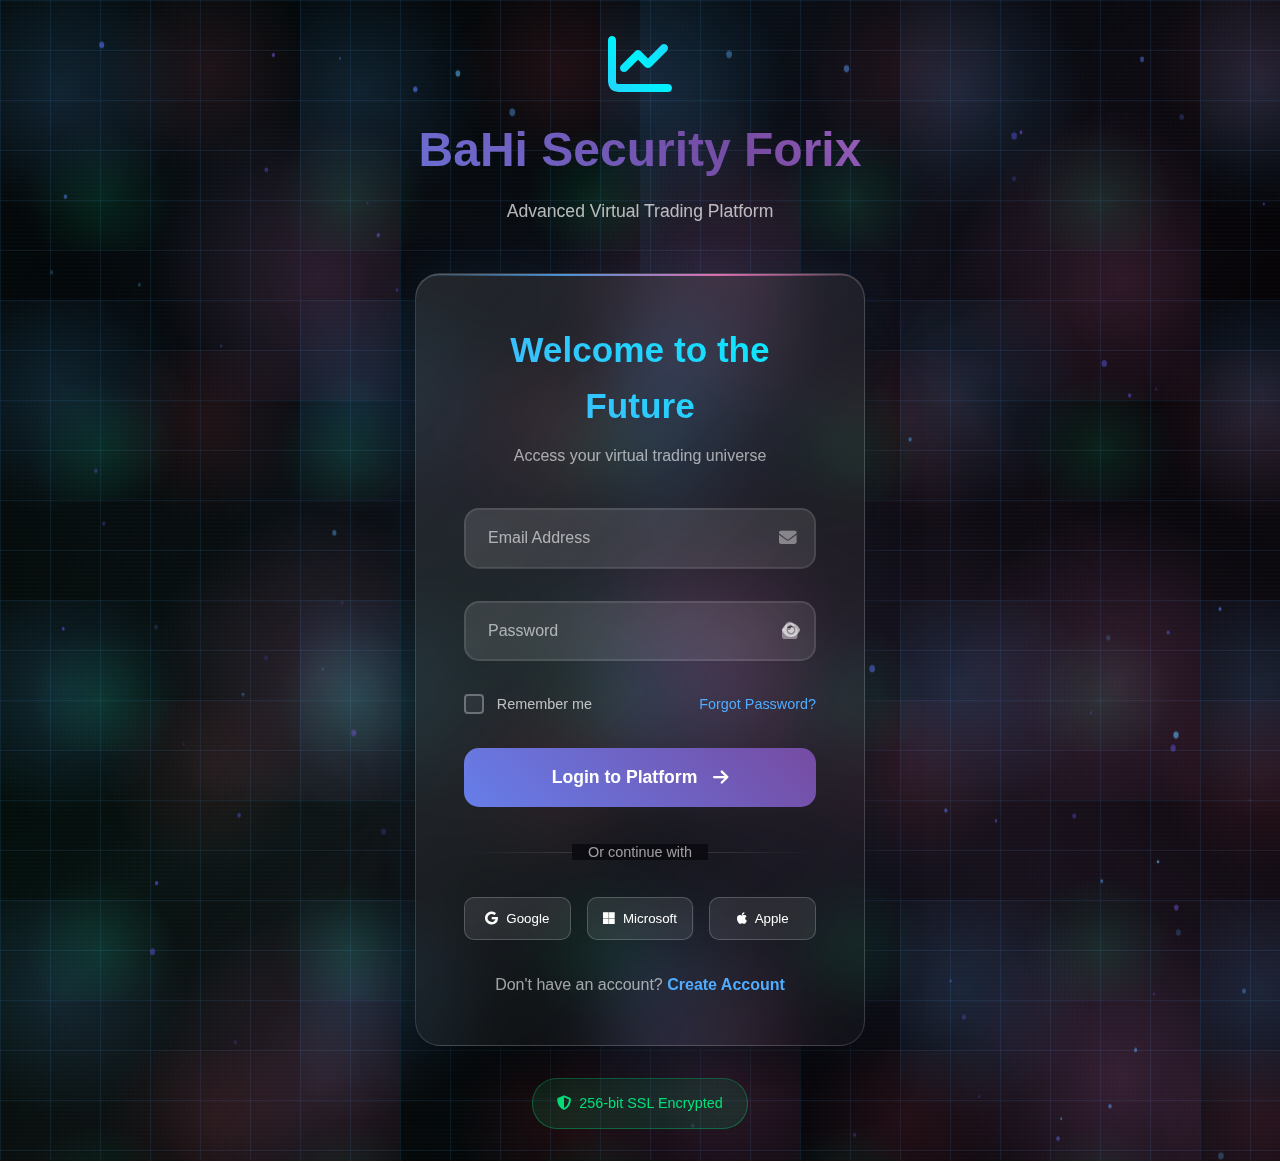
<file: index.html>
<!DOCTYPE html>
<html lang="en">
<head>
    <meta charset="UTF-8">
    <meta name="viewport" content="width=device-width, initial-scale=1.0">
    <title>BaHi Security Forix - Advanced Virtual Trading Platform</title>
    <link rel="stylesheet" href="styles.css">
    <link rel="stylesheet" href="animations.css">
    <link href="https://cdnjs.cloudflare.com/ajax/libs/font-awesome/6.4.0/css/all.min.css" rel="stylesheet">
</head>
<body>
    <!-- Authentication Check -->
    <script>
        // Check if user is logged in for first-time visitors
        const hasLoggedIn = localStorage.getItem('userAuthenticated');
        if (!hasLoggedIn) {
            window.location.href = 'login.html';
        }
    </script>

    <div class="loading-screen" id="loadingScreen">
        <div class="loader">
            <div class="loader-ring"></div>
            <div class="loader-text">BaHi Security Forix</div>
        </div>
    </div>

    <nav class="navbar glass-effect">
        <div class="nav-container">
            <div class="nav-logo">
                <i class="fas fa-chart-line"></i>
                <span class="logo-text">BaHi Security Forix</span>
            </div>
            <ul class="nav-menu">
                <li class="nav-item active">
                    <a href="index.html" class="nav-link">
                        <i class="fas fa-home"></i>
                        <span>Home</span>
                    </a>
                </li>
                <li class="nav-item">
                    <a href="dashboard.html" class="nav-link">
                        <i class="fas fa-tachometer-alt"></i>
                        <span>Dashboard</span>
                    </a>
                </li>
                <li class="nav-item">
                    <a href="trading.html" class="nav-link">
                        <i class="fas fa-exchange-alt"></i>
                        <span>Trading</span>
                    </a>
                </li>
                <li class="nav-item">
                    <a href="portfolio.html" class="nav-link">
                        <i class="fas fa-briefcase"></i>
                        <span>Portfolio</span>
                    </a>
                </li>
                <li class="nav-item">
                    <a href="market.html" class="nav-link">
                        <i class="fas fa-chart-bar"></i>
                        <span>Market</span>
                    </a>
                </li>
                <li class="nav-item">
                    <a href="news.html" class="nav-link">
                        <i class="fas fa-newspaper"></i>
                        <span>News</span>
                    </a>
                </li>
                <li class="nav-item">
                    <a href="settings.html" class="nav-link">
                        <i class="fas fa-cog"></i>
                        <span>Settings</span>
                    </a>
                </li>
                <li class="nav-item">
                    <a href="help.html" class="nav-link">
                        <i class="fas fa-question-circle"></i>
                        <span>Help</span>
                    </a>
                </li>
            </ul>
            <div class="nav-toggle">
                <span></span>
                <span></span>
                <span></span>
            </div>
        </div>
    </nav>

    <main class="main-content">
        <section class="hero-section">
            <div class="hero-background">
                <div class="floating-particles"></div>
                <div class="cosmic-background"></div>
                <div class="energy-waves"></div>
            </div>
            <div class="hero-content">
                <h1 class="hero-title">
                    <span class="title-main" data-text="BaHi Security Forix">BaHi Security Forix</span>
                    <span class="title-sub quantum-text">Advanced Virtual Trading Platform</span>
                </h1>
                <p class="hero-description">
                    Experience the future of virtual forex trading with cutting-edge technology,
                    real-time market simulation, and professional-grade tools designed for traders of all levels.
                </p>
                <div class="hero-buttons">
                    <a href="dashboard.html" class="btn btn-primary pulse-animation mega-button">
                        <i class="fas fa-rocket"></i>
                        Start Trading
                        <div class="button-energy"></div>
                    </a>
                    <a href="market.html" class="btn btn-secondary holographic-btn">
                        <i class="fas fa-chart-line"></i>
                        View Markets
                        <div class="button-ripple"></div>
                    </a>
                </div>
            </div>
        </section>

        <section class="features-section">
            <div class="container">
                <h2 class="section-title">Platform Features</h2>
                <div class="features-grid">
                    <div class="feature-card glass-effect hover-lift">
                        <div class="feature-icon">
                            <i class="fas fa-chart-line"></i>
                        </div>
                        <h3>Real-Time Charts</h3>
                        <p>Advanced charting tools with multiple timeframes and technical indicators</p>
                        <a href="trading.html" class="feature-link">
                            <i class="fas fa-arrow-right"></i>
                        </a>
                    </div>
                    <div class="feature-card glass-effect hover-lift">
                        <div class="feature-icon">
                            <i class="fas fa-shield-alt"></i>
                        </div>
                        <h3>Secure Trading</h3>
                        <p>Bank-level security with encrypted transactions and data protection</p>
                        <a href="settings.html" class="feature-link">
                            <i class="fas fa-arrow-right"></i>
                        </a>
                    </div>
                    <div class="feature-card glass-effect hover-lift">
                        <div class="feature-icon">
                            <i class="fas fa-mobile-alt"></i>
                        </div>
                        <h3>Mobile Ready</h3>
                        <p>Trade anywhere with our responsive design and mobile-optimized interface</p>
                        <a href="dashboard.html" class="feature-link">
                            <i class="fas fa-arrow-right"></i>
                        </a>
                    </div>
                    <div class="feature-card glass-effect hover-lift">
                        <div class="feature-icon">
                            <i class="fas fa-brain"></i>
                        </div>
                        <h3>AI Analytics</h3>
                        <p>Artificial intelligence powered market analysis and trading insights</p>
                        <a href="market.html" class="feature-link">
                            <i class="fas fa-arrow-right"></i>
                        </a>
                    </div>
                </div>
            </div>
        </section>

        <section class="stats-section">
            <div class="container">
                <div class="stats-grid">
                    <div class="stat-card">
                        <div class="stat-number" data-target="50000">0</div>
                        <div class="stat-label">Active Traders</div>
                    </div>
                    <div class="stat-card">
                        <div class="stat-number" data-target="1000000">0</div>
                        <div class="stat-label">Trades Executed</div>
                    </div>
                    <div class="stat-card">
                        <div class="stat-number" data-target="99.9">0</div>
                        <div class="stat-label">Uptime %</div>
                    </div>
                    <div class="stat-card">
                        <div class="stat-number" data-target="24">0</div>
                        <div class="stat-label">24/7 Support</div>
                    </div>
                </div>
            </div>
        </section>
    </main>

    <footer class="footer glass-effect">
        <div class="container">
            <div class="footer-content">
                <div class="footer-brand">
                    <div class="footer-logo">
                        <i class="fas fa-chart-line"></i>
                        <span>BaHi Security Forix</span>
                    </div>
                    <p>Advanced Virtual Trading Platform for Professional Traders</p>
                </div>
                <div class="footer-links">
                    <div class="footer-column">
                        <h4>Platform</h4>
                        <a href="trading.html">Trading</a>
                        <a href="portfolio.html">Portfolio</a>
                        <a href="market.html">Market Data</a>
                    </div>
                    <div class="footer-column">
                        <h4>Support</h4>
                        <a href="help.html">Help Center</a>
                        <a href="news.html">News</a>
                        <a href="settings.html">Settings</a>
                    </div>
                </div>
            </div>
            <div class="footer-bottom">
                <p>&copy; 2024 BaHi Security Forix. All rights reserved.</p>
            </div>
        </div>
    </footer>

    <script>
        // Loading screen animation
        window.addEventListener('load', function() {
            setTimeout(() => {
                document.getElementById('loadingScreen').style.opacity = '0';
                setTimeout(() => {
                    document.getElementById('loadingScreen').style.display = 'none';
                }, 500);
            }, 2000);
        });

        // Mobile navigation toggle
        const navToggle = document.querySelector('.nav-toggle');
        const navMenu = document.querySelector('.nav-menu');
        
        navToggle.addEventListener('click', function() {
            navMenu.classList.toggle('active');
            navToggle.classList.toggle('active');
        });

        // Animated counter for stats
        function animateCounter(element) {
            const target = parseInt(element.getAttribute('data-target'));
            const increment = target / 100;
            let current = 0;
            
            const timer = setInterval(() => {
                current += increment;
                if (current >= target) {
                    element.textContent = target.toLocaleString();
                    clearInterval(timer);
                } else {
                    element.textContent = Math.floor(current).toLocaleString();
                }
            }, 20);
        }

        // Intersection Observer for stats animation
        const statsObserver = new IntersectionObserver((entries) => {
            entries.forEach(entry => {
                if (entry.isIntersecting) {
                    const statNumbers = entry.target.querySelectorAll('.stat-number');
                    statNumbers.forEach(animateCounter);
                    statsObserver.unobserve(entry.target);
                }
            });
        });

        const statsSection = document.querySelector('.stats-section');
        if (statsSection) {
            statsObserver.observe(statsSection);
        }
    </script>
</body>
</html>
</file>
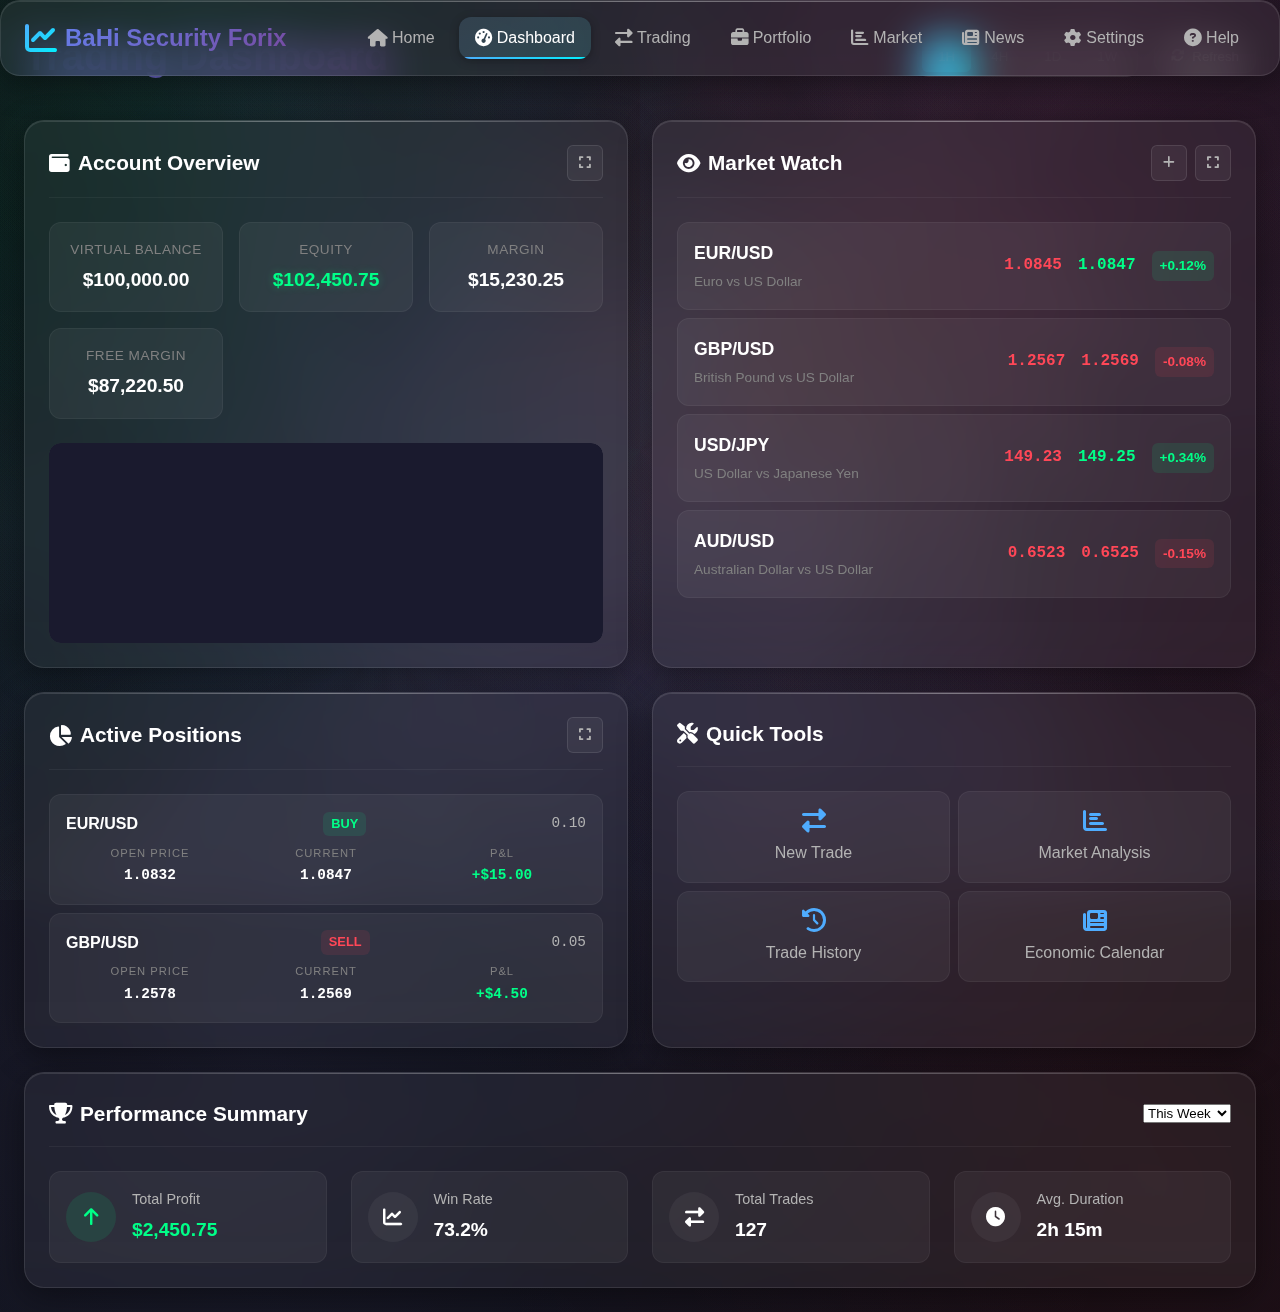
<file: dashboard.html>
<!DOCTYPE html>
<html lang="en">
<head>
    <meta charset="UTF-8">
    <meta name="viewport" content="width=device-width, initial-scale=1.0">
    <title>Dashboard - BaHi Security Forix</title>
    <link rel="stylesheet" href="styles.css">
    <link rel="stylesheet" href="animations.css">
    <link href="https://cdnjs.cloudflare.com/ajax/libs/font-awesome/6.4.0/css/all.min.css" rel="stylesheet">
</head>
<body>
    <nav class="navbar glass-effect">
        <div class="nav-container">
            <div class="nav-logo">
                <i class="fas fa-chart-line"></i>
                <span class="logo-text">BaHi Security Forix</span>
            </div>
            <ul class="nav-menu">
                <li class="nav-item">
                    <a href="index.html" class="nav-link">
                        <i class="fas fa-home"></i>
                        <span>Home</span>
                    </a>
                </li>
                <li class="nav-item active">
                    <a href="dashboard.html" class="nav-link">
                        <i class="fas fa-tachometer-alt"></i>
                        <span>Dashboard</span>
                    </a>
                </li>
                <li class="nav-item">
                    <a href="trading.html" class="nav-link">
                        <i class="fas fa-exchange-alt"></i>
                        <span>Trading</span>
                    </a>
                </li>
                <li class="nav-item">
                    <a href="portfolio.html" class="nav-link">
                        <i class="fas fa-briefcase"></i>
                        <span>Portfolio</span>
                    </a>
                </li>
                <li class="nav-item">
                    <a href="market.html" class="nav-link">
                        <i class="fas fa-chart-bar"></i>
                        <span>Market</span>
                    </a>
                </li>
                <li class="nav-item">
                    <a href="news.html" class="nav-link">
                        <i class="fas fa-newspaper"></i>
                        <span>News</span>
                    </a>
                </li>
                <li class="nav-item">
                    <a href="settings.html" class="nav-link">
                        <i class="fas fa-cog"></i>
                        <span>Settings</span>
                    </a>
                </li>
                <li class="nav-item">
                    <a href="help.html" class="nav-link">
                        <i class="fas fa-question-circle"></i>
                        <span>Help</span>
                    </a>
                </li>
            </ul>
            <div class="nav-toggle">
                <span></span>
                <span></span>
                <span></span>
            </div>
        </div>
    </nav>

    <main class="main-content dashboard-content">
        <div class="dashboard-header">
            <h1 class="page-title">Trading Dashboard</h1>
            <div class="dashboard-controls">
                <div class="time-selector">
                    <button class="time-btn active">1H</button>
                    <button class="time-btn">4H</button>
                    <button class="time-btn">1D</button>
                    <button class="time-btn">1W</button>
                </div>
                <button class="refresh-btn">
                    <i class="fas fa-sync-alt"></i>
                    Refresh
                </button>
            </div>
        </div>

        <div class="dashboard-grid">
            <!-- Account Overview -->
            <div class="dashboard-card glass-effect">
                <div class="card-header">
                    <h3><i class="fas fa-wallet"></i> Account Overview</h3>
                    <div class="card-actions">
                        <button class="action-btn"><i class="fas fa-expand"></i></button>
                    </div>
                </div>
                <div class="card-content">
                    <div class="balance-display">
                        <div class="balance-item">
                            <span class="balance-label">Virtual Balance</span>
                            <span class="balance-amount">$100,000.00</span>
                        </div>
                        <div class="balance-item">
                            <span class="balance-label">Equity</span>
                            <span class="balance-amount profit">$102,450.75</span>
                        </div>
                        <div class="balance-item">
                            <span class="balance-label">Margin</span>
                            <span class="balance-amount">$15,230.25</span>
                        </div>
                        <div class="balance-item">
                            <span class="balance-label">Free Margin</span>
                            <span class="balance-amount">$87,220.50</span>
                        </div>
                    </div>
                    <div class="performance-chart">
                        <div class="chart-container">
                            <div class="chart-line"></div>
                        </div>
                    </div>
                </div>
            </div>

            <!-- Market Watch -->
            <div class="dashboard-card glass-effect">
                <div class="card-header">
                    <h3><i class="fas fa-eye"></i> Market Watch</h3>
                    <div class="card-actions">
                        <button class="action-btn"><i class="fas fa-plus"></i></button>
                        <button class="action-btn"><i class="fas fa-expand"></i></button>
                    </div>
                </div>
                <div class="card-content">
                    <div class="market-list">
                        <div class="market-item">
                            <div class="pair-info">
                                <span class="pair-name">EUR/USD</span>
                                <span class="pair-desc">Euro vs US Dollar</span>
                            </div>
                            <div class="pair-prices">
                                <span class="bid-price">1.0845</span>
                                <span class="ask-price profit">1.0847</span>
                                <span class="price-change profit">+0.12%</span>
                            </div>
                        </div>
                        <div class="market-item">
                            <div class="pair-info">
                                <span class="pair-name">GBP/USD</span>
                                <span class="pair-desc">British Pound vs US Dollar</span>
                            </div>
                            <div class="pair-prices">
                                <span class="bid-price">1.2567</span>
                                <span class="ask-price loss">1.2569</span>
                                <span class="price-change loss">-0.08%</span>
                            </div>
                        </div>
                        <div class="market-item">
                            <div class="pair-info">
                                <span class="pair-name">USD/JPY</span>
                                <span class="pair-desc">US Dollar vs Japanese Yen</span>
                            </div>
                            <div class="pair-prices">
                                <span class="bid-price">149.23</span>
                                <span class="ask-price profit">149.25</span>
                                <span class="price-change profit">+0.34%</span>
                            </div>
                        </div>
                        <div class="market-item">
                            <div class="pair-info">
                                <span class="pair-name">AUD/USD</span>
                                <span class="pair-desc">Australian Dollar vs US Dollar</span>
                            </div>
                            <div class="pair-prices">
                                <span class="bid-price">0.6523</span>
                                <span class="ask-price loss">0.6525</span>
                                <span class="price-change loss">-0.15%</span>
                            </div>
                        </div>
                    </div>
                </div>
            </div>

            <!-- Active Positions -->
            <div class="dashboard-card glass-effect">
                <div class="card-header">
                    <h3><i class="fas fa-chart-pie"></i> Active Positions</h3>
                    <div class="card-actions">
                        <button class="action-btn"><i class="fas fa-expand"></i></button>
                    </div>
                </div>
                <div class="card-content">
                    <div class="positions-list">
                        <div class="position-item">
                            <div class="position-header">
                                <span class="position-pair">EUR/USD</span>
                                <span class="position-type buy">BUY</span>
                                <span class="position-lot">0.10</span>
                            </div>
                            <div class="position-details">
                                <div class="position-stat">
                                    <span class="stat-label">Open Price</span>
                                    <span class="stat-value">1.0832</span>
                                </div>
                                <div class="position-stat">
                                    <span class="stat-label">Current</span>
                                    <span class="stat-value">1.0847</span>
                                </div>
                                <div class="position-stat">
                                    <span class="stat-label">P&L</span>
                                    <span class="stat-value profit">+$15.00</span>
                                </div>
                            </div>
                        </div>
                        <div class="position-item">
                            <div class="position-header">
                                <span class="position-pair">GBP/USD</span>
                                <span class="position-type sell">SELL</span>
                                <span class="position-lot">0.05</span>
                            </div>
                            <div class="position-details">
                                <div class="position-stat">
                                    <span class="stat-label">Open Price</span>
                                    <span class="stat-value">1.2578</span>
                                </div>
                                <div class="position-stat">
                                    <span class="stat-label">Current</span>
                                    <span class="stat-value">1.2569</span>
                                </div>
                                <div class="position-stat">
                                    <span class="stat-label">P&L</span>
                                    <span class="stat-value profit">+$4.50</span>
                                </div>
                            </div>
                        </div>
                    </div>
                    <div class="no-positions" style="display: none;">
                        <i class="fas fa-chart-line"></i>
                        <p>No active positions</p>
                        <a href="trading.html" class="btn btn-primary">Start Trading</a>
                    </div>
                </div>
            </div>

            <!-- Trading Tools -->
            <div class="dashboard-card glass-effect">
                <div class="card-header">
                    <h3><i class="fas fa-tools"></i> Quick Tools</h3>
                </div>
                <div class="card-content">
                    <div class="tools-grid">
                        <a href="trading.html" class="tool-item">
                            <i class="fas fa-exchange-alt"></i>
                            <span>New Trade</span>
                        </a>
                        <a href="market.html" class="tool-item">
                            <i class="fas fa-chart-bar"></i>
                            <span>Market Analysis</span>
                        </a>
                        <a href="portfolio.html" class="tool-item">
                            <i class="fas fa-history"></i>
                            <span>Trade History</span>
                        </a>
                        <a href="news.html" class="tool-item">
                            <i class="fas fa-newspaper"></i>
                            <span>Economic Calendar</span>
                        </a>
                    </div>
                </div>
            </div>

            <!-- Performance Summary -->
            <div class="dashboard-card glass-effect span-2">
                <div class="card-header">
                    <h3><i class="fas fa-trophy"></i> Performance Summary</h3>
                    <div class="card-actions">
                        <select class="period-select">
                            <option>This Week</option>
                            <option>This Month</option>
                            <option>This Year</option>
                        </select>
                    </div>
                </div>
                <div class="card-content">
                    <div class="performance-stats">
                        <div class="perf-stat">
                            <div class="perf-icon profit">
                                <i class="fas fa-arrow-up"></i>
                            </div>
                            <div class="perf-info">
                                <span class="perf-label">Total Profit</span>
                                <span class="perf-value profit">$2,450.75</span>
                            </div>
                        </div>
                        <div class="perf-stat">
                            <div class="perf-icon">
                                <i class="fas fa-chart-line"></i>
                            </div>
                            <div class="perf-info">
                                <span class="perf-label">Win Rate</span>
                                <span class="perf-value">73.2%</span>
                            </div>
                        </div>
                        <div class="perf-stat">
                            <div class="perf-icon">
                                <i class="fas fa-exchange-alt"></i>
                            </div>
                            <div class="perf-info">
                                <span class="perf-label">Total Trades</span>
                                <span class="perf-value">127</span>
                            </div>
                        </div>
                        <div class="perf-stat">
                            <div class="perf-icon">
                                <i class="fas fa-clock"></i>
                            </div>
                            <div class="perf-info">
                                <span class="perf-label">Avg. Duration</span>
                                <span class="perf-value">2h 15m</span>
                            </div>
                        </div>
                    </div>
                </div>
            </div>
        </div>
    </main>

    <script>
        // Mobile navigation toggle
        const navToggle = document.querySelector('.nav-toggle');
        const navMenu = document.querySelector('.nav-menu');
        
        navToggle.addEventListener('click', function() {
            navMenu.classList.toggle('active');
            navToggle.classList.toggle('active');
        });

        // Time selector functionality
        const timeBtns = document.querySelectorAll('.time-btn');
        timeBtns.forEach(btn => {
            btn.addEventListener('click', function() {
                timeBtns.forEach(b => b.classList.remove('active'));
                this.classList.add('active');
            });
        });

        // Refresh button animation
        const refreshBtn = document.querySelector('.refresh-btn');
        refreshBtn.addEventListener('click', function() {
            const icon = this.querySelector('i');
            icon.style.animation = 'spin 1s linear';
            setTimeout(() => {
                icon.style.animation = '';
            }, 1000);
        });

        // Simulate real-time price updates
        function updatePrices() {
            const priceElements = document.querySelectorAll('.ask-price');
            priceElements.forEach(element => {
                const currentPrice = parseFloat(element.textContent);
                const change = (Math.random() - 0.5) * 0.01;
                const newPrice = (currentPrice + change).toFixed(4);
                element.textContent = newPrice;
                
                // Add flash animation
                element.style.animation = 'flash 0.5s ease-out';
                setTimeout(() => {
                    element.style.animation = '';
                }, 500);
            });
        }

        // Update prices every 3 seconds
        setInterval(updatePrices, 3000);
    </script>
</body>
</html>
</file>
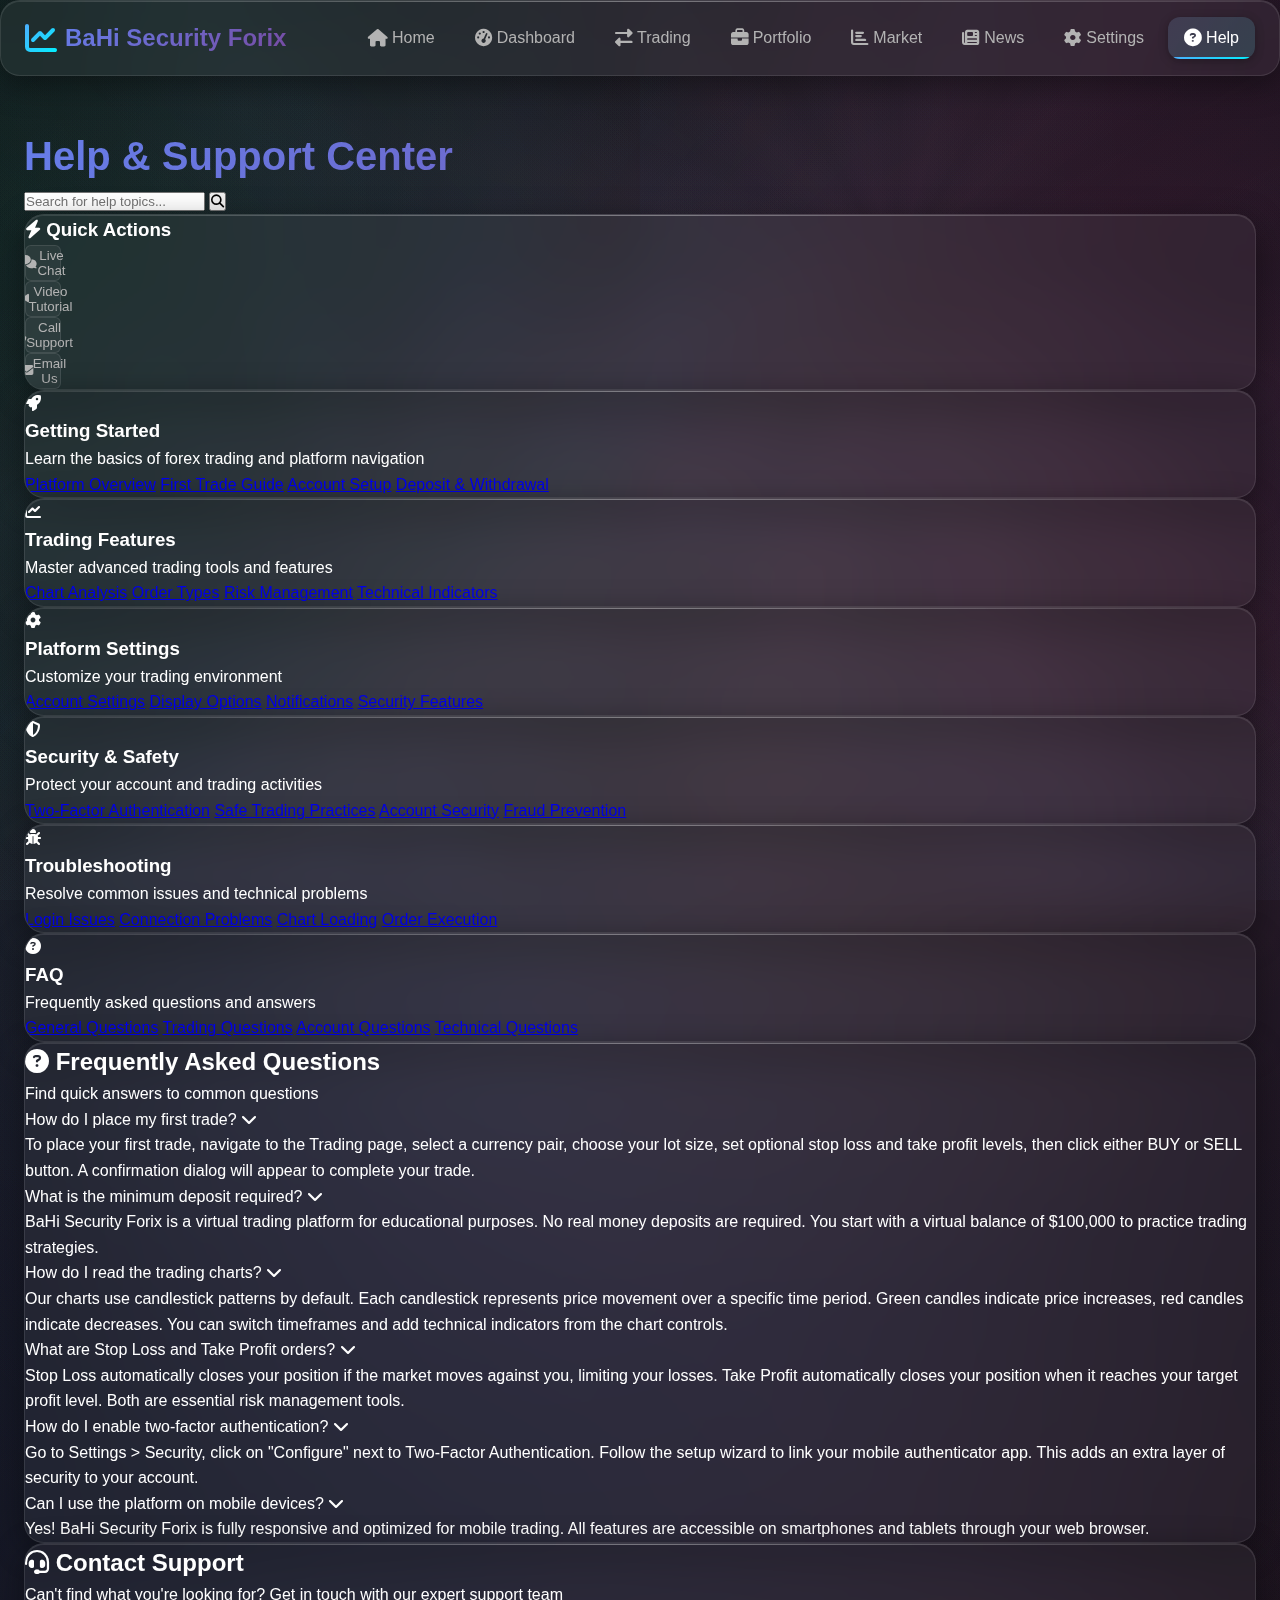
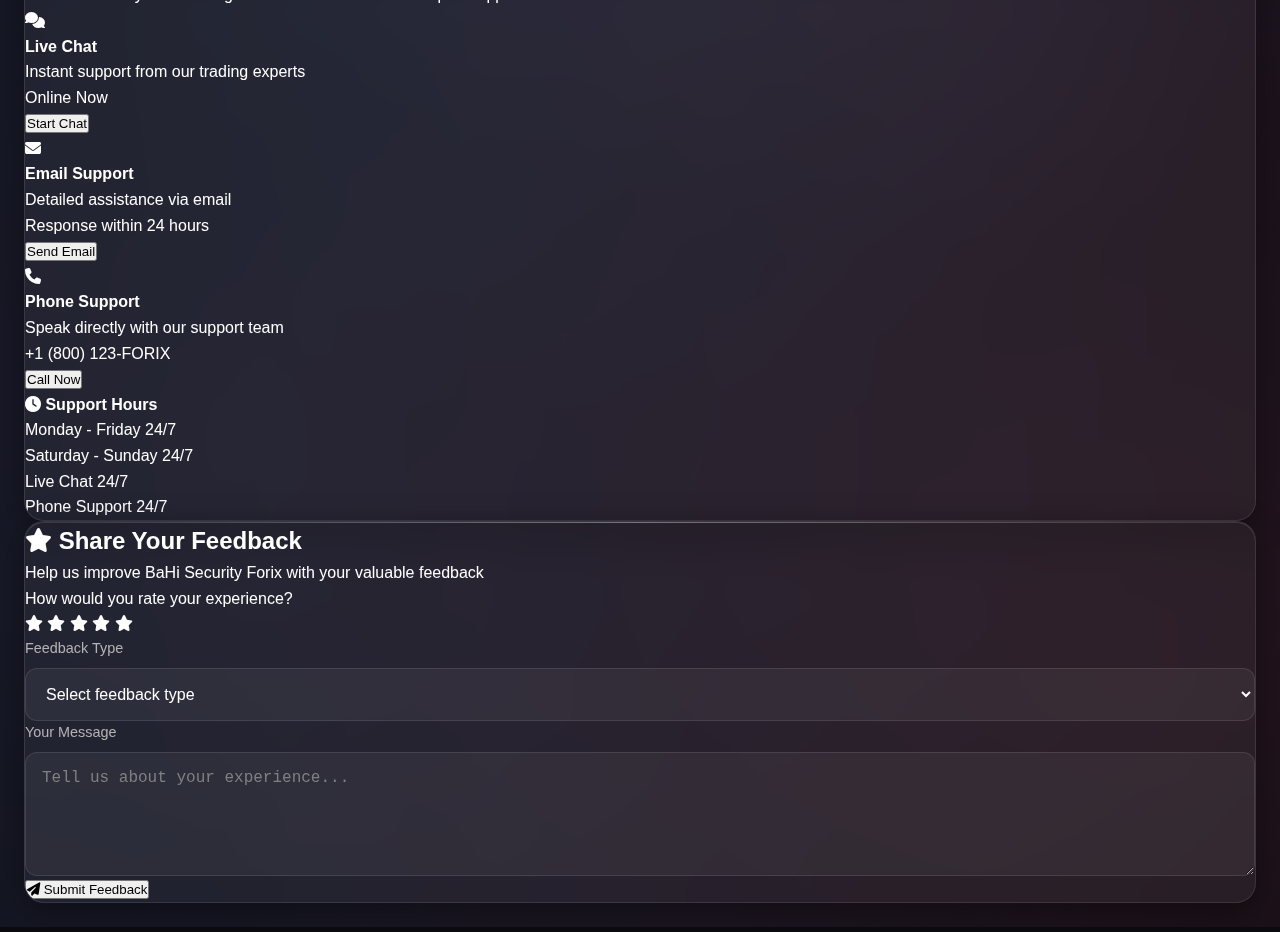
<file: help.html>
<!DOCTYPE html>
<html lang="en">
<head>
    <meta charset="UTF-8">
    <meta name="viewport" content="width=device-width, initial-scale=1.0">
    <title>Help & Support - BaHi Security Forix</title>
    <link rel="stylesheet" href="styles.css">
    <link rel="stylesheet" href="animations.css">
    <link href="https://cdnjs.cloudflare.com/ajax/libs/font-awesome/6.4.0/css/all.min.css" rel="stylesheet">
</head>
<body>
    <nav class="navbar glass-effect">
        <div class="nav-container">
            <div class="nav-logo">
                <i class="fas fa-chart-line"></i>
                <span class="logo-text">BaHi Security Forix</span>
            </div>
            <ul class="nav-menu">
                <li class="nav-item">
                    <a href="index.html" class="nav-link">
                        <i class="fas fa-home"></i>
                        <span>Home</span>
                    </a>
                </li>
                <li class="nav-item">
                    <a href="dashboard.html" class="nav-link">
                        <i class="fas fa-tachometer-alt"></i>
                        <span>Dashboard</span>
                    </a>
                </li>
                <li class="nav-item">
                    <a href="trading.html" class="nav-link">
                        <i class="fas fa-exchange-alt"></i>
                        <span>Trading</span>
                    </a>
                </li>
                <li class="nav-item">
                    <a href="portfolio.html" class="nav-link">
                        <i class="fas fa-briefcase"></i>
                        <span>Portfolio</span>
                    </a>
                </li>
                <li class="nav-item">
                    <a href="market.html" class="nav-link">
                        <i class="fas fa-chart-bar"></i>
                        <span>Market</span>
                    </a>
                </li>
                <li class="nav-item">
                    <a href="news.html" class="nav-link">
                        <i class="fas fa-newspaper"></i>
                        <span>News</span>
                    </a>
                </li>
                <li class="nav-item">
                    <a href="settings.html" class="nav-link">
                        <i class="fas fa-cog"></i>
                        <span>Settings</span>
                    </a>
                </li>
                <li class="nav-item active">
                    <a href="help.html" class="nav-link">
                        <i class="fas fa-question-circle"></i>
                        <span>Help</span>
                    </a>
                </li>
            </ul>
            <div class="nav-toggle">
                <span></span>
                <span></span>
                <span></span>
            </div>
        </div>
    </nav>

    <main class="main-content help-content">
        <div class="help-header">
            <h1 class="page-title">Help & Support Center</h1>
            <div class="help-search">
                <div class="search-container">
                    <input type="text" placeholder="Search for help topics..." class="search-input">
                    <button class="search-btn">
                        <i class="fas fa-search"></i>
                    </button>
                </div>
            </div>
        </div>

        <div class="help-layout">
            <!-- Quick Actions -->
            <div class="quick-actions glass-effect">
                <h3><i class="fas fa-bolt"></i> Quick Actions</h3>
                <div class="action-grid">
                    <button class="action-btn">
                        <i class="fas fa-comments"></i>
                        <span>Live Chat</span>
                    </button>
                    <button class="action-btn">
                        <i class="fas fa-video"></i>
                        <span>Video Tutorial</span>
                    </button>
                    <button class="action-btn">
                        <i class="fas fa-phone"></i>
                        <span>Call Support</span>
                    </button>
                    <button class="action-btn">
                        <i class="fas fa-envelope"></i>
                        <span>Email Us</span>
                    </button>
                </div>
            </div>

            <!-- Help Categories -->
            <div class="help-categories">
                <div class="category-card glass-effect hover-lift">
                    <div class="category-icon">
                        <i class="fas fa-rocket"></i>
                    </div>
                    <h3>Getting Started</h3>
                    <p>Learn the basics of forex trading and platform navigation</p>
                    <div class="category-topics">
                        <a href="#" class="topic-link">Platform Overview</a>
                        <a href="#" class="topic-link">First Trade Guide</a>
                        <a href="#" class="topic-link">Account Setup</a>
                        <a href="#" class="topic-link">Deposit & Withdrawal</a>
                    </div>
                </div>

                <div class="category-card glass-effect hover-lift">
                    <div class="category-icon">
                        <i class="fas fa-chart-line"></i>
                    </div>
                    <h3>Trading Features</h3>
                    <p>Master advanced trading tools and features</p>
                    <div class="category-topics">
                        <a href="#" class="topic-link">Chart Analysis</a>
                        <a href="#" class="topic-link">Order Types</a>
                        <a href="#" class="topic-link">Risk Management</a>
                        <a href="#" class="topic-link">Technical Indicators</a>
                    </div>
                </div>

                <div class="category-card glass-effect hover-lift">
                    <div class="category-icon">
                        <i class="fas fa-cog"></i>
                    </div>
                    <h3>Platform Settings</h3>
                    <p>Customize your trading environment</p>
                    <div class="category-topics">
                        <a href="#" class="topic-link">Account Settings</a>
                        <a href="#" class="topic-link">Display Options</a>
                        <a href="#" class="topic-link">Notifications</a>
                        <a href="#" class="topic-link">Security Features</a>
                    </div>
                </div>

                <div class="category-card glass-effect hover-lift">
                    <div class="category-icon">
                        <i class="fas fa-shield-alt"></i>
                    </div>
                    <h3>Security & Safety</h3>
                    <p>Protect your account and trading activities</p>
                    <div class="category-topics">
                        <a href="#" class="topic-link">Two-Factor Authentication</a>
                        <a href="#" class="topic-link">Safe Trading Practices</a>
                        <a href="#" class="topic-link">Account Security</a>
                        <a href="#" class="topic-link">Fraud Prevention</a>
                    </div>
                </div>

                <div class="category-card glass-effect hover-lift">
                    <div class="category-icon">
                        <i class="fas fa-bug"></i>
                    </div>
                    <h3>Troubleshooting</h3>
                    <p>Resolve common issues and technical problems</p>
                    <div class="category-topics">
                        <a href="#" class="topic-link">Login Issues</a>
                        <a href="#" class="topic-link">Connection Problems</a>
                        <a href="#" class="topic-link">Chart Loading</a>
                        <a href="#" class="topic-link">Order Execution</a>
                    </div>
                </div>

                <div class="category-card glass-effect hover-lift">
                    <div class="category-icon">
                        <i class="fas fa-question-circle"></i>
                    </div>
                    <h3>FAQ</h3>
                    <p>Frequently asked questions and answers</p>
                    <div class="category-topics">
                        <a href="#" class="topic-link">General Questions</a>
                        <a href="#" class="topic-link">Trading Questions</a>
                        <a href="#" class="topic-link">Account Questions</a>
                        <a href="#" class="topic-link">Technical Questions</a>
                    </div>
                </div>
            </div>

            <!-- FAQ Section -->
            <div class="faq-section glass-effect">
                <div class="section-header">
                    <h2><i class="fas fa-question-circle"></i> Frequently Asked Questions</h2>
                    <p>Find quick answers to common questions</p>
                </div>
                <div class="faq-content">
                    <div class="faq-item">
                        <div class="faq-question">
                            <span>How do I place my first trade?</span>
                            <i class="fas fa-chevron-down"></i>
                        </div>
                        <div class="faq-answer">
                            <p>To place your first trade, navigate to the Trading page, select a currency pair, choose your lot size, set optional stop loss and take profit levels, then click either BUY or SELL button. A confirmation dialog will appear to complete your trade.</p>
                        </div>
                    </div>

                    <div class="faq-item">
                        <div class="faq-question">
                            <span>What is the minimum deposit required?</span>
                            <i class="fas fa-chevron-down"></i>
                        </div>
                        <div class="faq-answer">
                            <p>BaHi Security Forix is a virtual trading platform for educational purposes. No real money deposits are required. You start with a virtual balance of $100,000 to practice trading strategies.</p>
                        </div>
                    </div>

                    <div class="faq-item">
                        <div class="faq-question">
                            <span>How do I read the trading charts?</span>
                            <i class="fas fa-chevron-down"></i>
                        </div>
                        <div class="faq-answer">
                            <p>Our charts use candlestick patterns by default. Each candlestick represents price movement over a specific time period. Green candles indicate price increases, red candles indicate decreases. You can switch timeframes and add technical indicators from the chart controls.</p>
                        </div>
                    </div>

                    <div class="faq-item">
                        <div class="faq-question">
                            <span>What are Stop Loss and Take Profit orders?</span>
                            <i class="fas fa-chevron-down"></i>
                        </div>
                        <div class="faq-answer">
                            <p>Stop Loss automatically closes your position if the market moves against you, limiting your losses. Take Profit automatically closes your position when it reaches your target profit level. Both are essential risk management tools.</p>
                        </div>
                    </div>

                    <div class="faq-item">
                        <div class="faq-question">
                            <span>How do I enable two-factor authentication?</span>
                            <i class="fas fa-chevron-down"></i>
                        </div>
                        <div class="faq-answer">
                            <p>Go to Settings > Security, click on "Configure" next to Two-Factor Authentication. Follow the setup wizard to link your mobile authenticator app. This adds an extra layer of security to your account.</p>
                        </div>
                    </div>

                    <div class="faq-item">
                        <div class="faq-question">
                            <span>Can I use the platform on mobile devices?</span>
                            <i class="fas fa-chevron-down"></i>
                        </div>
                        <div class="faq-answer">
                            <p>Yes! BaHi Security Forix is fully responsive and optimized for mobile trading. All features are accessible on smartphones and tablets through your web browser.</p>
                        </div>
                    </div>
                </div>
            </div>

            <!-- Contact Support -->
            <div class="contact-support glass-effect">
                <div class="section-header">
                    <h2><i class="fas fa-headset"></i> Contact Support</h2>
                    <p>Can't find what you're looking for? Get in touch with our expert support team</p>
                </div>
                <div class="contact-content">
                    <div class="contact-methods">
                        <div class="contact-method">
                            <div class="method-icon">
                                <i class="fas fa-comments"></i>
                            </div>
                            <div class="method-info">
                                <h4>Live Chat</h4>
                                <p>Instant support from our trading experts</p>
                                <span class="status online">Online Now</span>
                            </div>
                            <button class="method-btn">Start Chat</button>
                        </div>

                        <div class="contact-method">
                            <div class="method-icon">
                                <i class="fas fa-envelope"></i>
                            </div>
                            <div class="method-info">
                                <h4>Email Support</h4>
                                <p>Detailed assistance via email</p>
                                <span class="response-time">Response within 24 hours</span>
                            </div>
                            <button class="method-btn">Send Email</button>
                        </div>

                        <div class="contact-method">
                            <div class="method-icon">
                                <i class="fas fa-phone"></i>
                            </div>
                            <div class="method-info">
                                <h4>Phone Support</h4>
                                <p>Speak directly with our support team</p>
                                <span class="phone-number">+1 (800) 123-FORIX</span>
                            </div>
                            <button class="method-btn">Call Now</button>
                        </div>
                    </div>

                    <div class="support-hours">
                        <h4><i class="fas fa-clock"></i> Support Hours</h4>
                        <div class="hours-grid">
                            <div class="hour-item">
                                <span>Monday - Friday</span>
                                <span>24/7</span>
                            </div>
                            <div class="hour-item">
                                <span>Saturday - Sunday</span>
                                <span>24/7</span>
                            </div>
                            <div class="hour-item">
                                <span>Live Chat</span>
                                <span>24/7</span>
                            </div>
                            <div class="hour-item">
                                <span>Phone Support</span>
                                <span>24/7</span>
                            </div>
                        </div>
                    </div>
                </div>
            </div>

            <!-- Feedback Section -->
            <div class="feedback-section glass-effect">
                <div class="section-header">
                    <h2><i class="fas fa-star"></i> Share Your Feedback</h2>
                    <p>Help us improve BaHi Security Forix with your valuable feedback</p>
                </div>
                <div class="feedback-form">
                    <div class="rating-section">
                        <label>How would you rate your experience?</label>
                        <div class="star-rating">
                            <i class="fas fa-star" data-rating="1"></i>
                            <i class="fas fa-star" data-rating="2"></i>
                            <i class="fas fa-star" data-rating="3"></i>
                            <i class="fas fa-star" data-rating="4"></i>
                            <i class="fas fa-star" data-rating="5"></i>
                        </div>
                    </div>
                    <div class="form-group">
                        <label for="feedbackType">Feedback Type</label>
                        <select id="feedbackType" class="form-select">
                            <option value="">Select feedback type</option>
                            <option value="bug">Bug Report</option>
                            <option value="feature">Feature Request</option>
                            <option value="improvement">Improvement Suggestion</option>
                            <option value="compliment">Compliment</option>
                            <option value="other">Other</option>
                        </select>
                    </div>
                    <div class="form-group">
                        <label for="feedbackMessage">Your Message</label>
                        <textarea id="feedbackMessage" class="form-textarea" rows="5" placeholder="Tell us about your experience..."></textarea>
                    </div>
                    <button class="submit-feedback-btn">
                        <i class="fas fa-paper-plane"></i>
                        Submit Feedback
                    </button>
                </div>
            </div>
        </div>
    </main>

    <script>
        // Mobile navigation toggle
        const navToggle = document.querySelector('.nav-toggle');
        const navMenu = document.querySelector('.nav-menu');
        
        navToggle.addEventListener('click', function() {
            navMenu.classList.toggle('active');
            navToggle.classList.toggle('active');
        });

        // FAQ accordion functionality
        const faqItems = document.querySelectorAll('.faq-item');
        faqItems.forEach(item => {
            const question = item.querySelector('.faq-question');
            const answer = item.querySelector('.faq-answer');
            const icon = question.querySelector('i');

            question.addEventListener('click', function() {
                const isOpen = item.classList.contains('open');
                
                // Close all other FAQ items
                faqItems.forEach(otherItem => {
                    otherItem.classList.remove('open');
                    otherItem.querySelector('.faq-answer').style.maxHeight = '0';
                    otherItem.querySelector('.faq-question i').style.transform = 'rotate(0deg)';
                });

                // Toggle current item
                if (!isOpen) {
                    item.classList.add('open');
                    answer.style.maxHeight = answer.scrollHeight + 'px';
                    icon.style.transform = 'rotate(180deg)';
                }
            });
        });

        // Star rating functionality
        const stars = document.querySelectorAll('.star-rating i');
        let currentRating = 0;

        stars.forEach(star => {
            star.addEventListener('mouseover', function() {
                const rating = parseInt(this.dataset.rating);
                highlightStars(rating);
            });

            star.addEventListener('mouseout', function() {
                highlightStars(currentRating);
            });

            star.addEventListener('click', function() {
                currentRating = parseInt(this.dataset.rating);
                highlightStars(currentRating);
            });
        });

        function highlightStars(rating) {
            stars.forEach((star, index) => {
                if (index < rating) {
                    star.classList.add('active');
                } else {
                    star.classList.remove('active');
                }
            });
        }

        // Search functionality
        const searchInput = document.querySelector('.search-input');
        const searchBtn = document.querySelector('.search-btn');

        searchBtn.addEventListener('click', function() {
            performSearch();
        });

        searchInput.addEventListener('keypress', function(e) {
            if (e.key === 'Enter') {
                performSearch();
            }
        });

        function performSearch() {
            const searchTerm = searchInput.value.toLowerCase();
            if (searchTerm.trim() === '') return;

            // Highlight matching FAQ items
            faqItems.forEach(item => {
                const question = item.querySelector('.faq-question span').textContent.toLowerCase();
                const answer = item.querySelector('.faq-answer p').textContent.toLowerCase();
                
                if (question.includes(searchTerm) || answer.includes(searchTerm)) {
                    item.style.background = 'rgba(0, 123, 255, 0.1)';
                    item.style.border = '2px solid rgba(0, 123, 255, 0.3)';
                    
                    // Scroll to first match
                    setTimeout(() => {
                        item.scrollIntoView({ behavior: 'smooth', block: 'center' });
                    }, 300);
                } else {
                    item.style.background = '';
                    item.style.border = '';
                }
            });

            // Clear highlights after 5 seconds
            setTimeout(() => {
                faqItems.forEach(item => {
                    item.style.background = '';
                    item.style.border = '';
                });
            }, 5000);
        }

        // Contact method buttons
        const methodBtns = document.querySelectorAll('.method-btn');
        methodBtns.forEach(btn => {
            btn.addEventListener('click', function() {
                const method = this.textContent.toLowerCase();
                
                // Add click animation
                this.style.transform = 'scale(0.95)';
                setTimeout(() => {
                    this.style.transform = '';
                }, 150);

                // Simulate contact action
                if (method.includes('chat')) {
                    alert('Live chat window would open here');
                } else if (method.includes('email')) {
                    alert('Email composer would open here');
                } else if (method.includes('call')) {
                    alert('Phone dialer would open here');
                }
            });
        });

        // Feedback submission
        const submitFeedbackBtn = document.querySelector('.submit-feedback-btn');
        submitFeedbackBtn.addEventListener('click', function() {
            const feedbackType = document.getElementById('feedbackType').value;
            const feedbackMessage = document.getElementById('feedbackMessage').value;

            if (!feedbackType || !feedbackMessage.trim()) {
                alert('Please fill in all fields before submitting.');
                return;
            }

            // Add loading animation
            this.innerHTML = '<i class="fas fa-spinner fa-spin"></i> Submitting...';
            this.disabled = true;

            setTimeout(() => {
                this.innerHTML = '<i class="fas fa-check"></i> Thank You!';
                setTimeout(() => {
                    this.innerHTML = '<i class="fas fa-paper-plane"></i> Submit Feedback';
                    this.disabled = false;
                    
                    // Reset form
                    document.getElementById('feedbackType').value = '';
                    document.getElementById('feedbackMessage').value = '';
                    currentRating = 0;
                    highlightStars(0);
                }, 2000);
            }, 1500);
        });

        // Animate elements on scroll
        const observerOptions = {
            threshold: 0.1,
            rootMargin: '0px 0px -50px 0px'
        };

        const helpObserver = new IntersectionObserver((entries) => {
            entries.forEach(entry => {
                if (entry.isIntersecting) {
                    entry.target.style.animation = 'fadeInUp 0.6s ease-out forwards';
                    helpObserver.unobserve(entry.target);
                }
            });
        }, observerOptions);

        // Observe all category cards
        const categoryCards = document.querySelectorAll('.category-card');
        categoryCards.forEach(card => {
            helpObserver.observe(card);
        });
    </script>
</body>
</html>
</file>
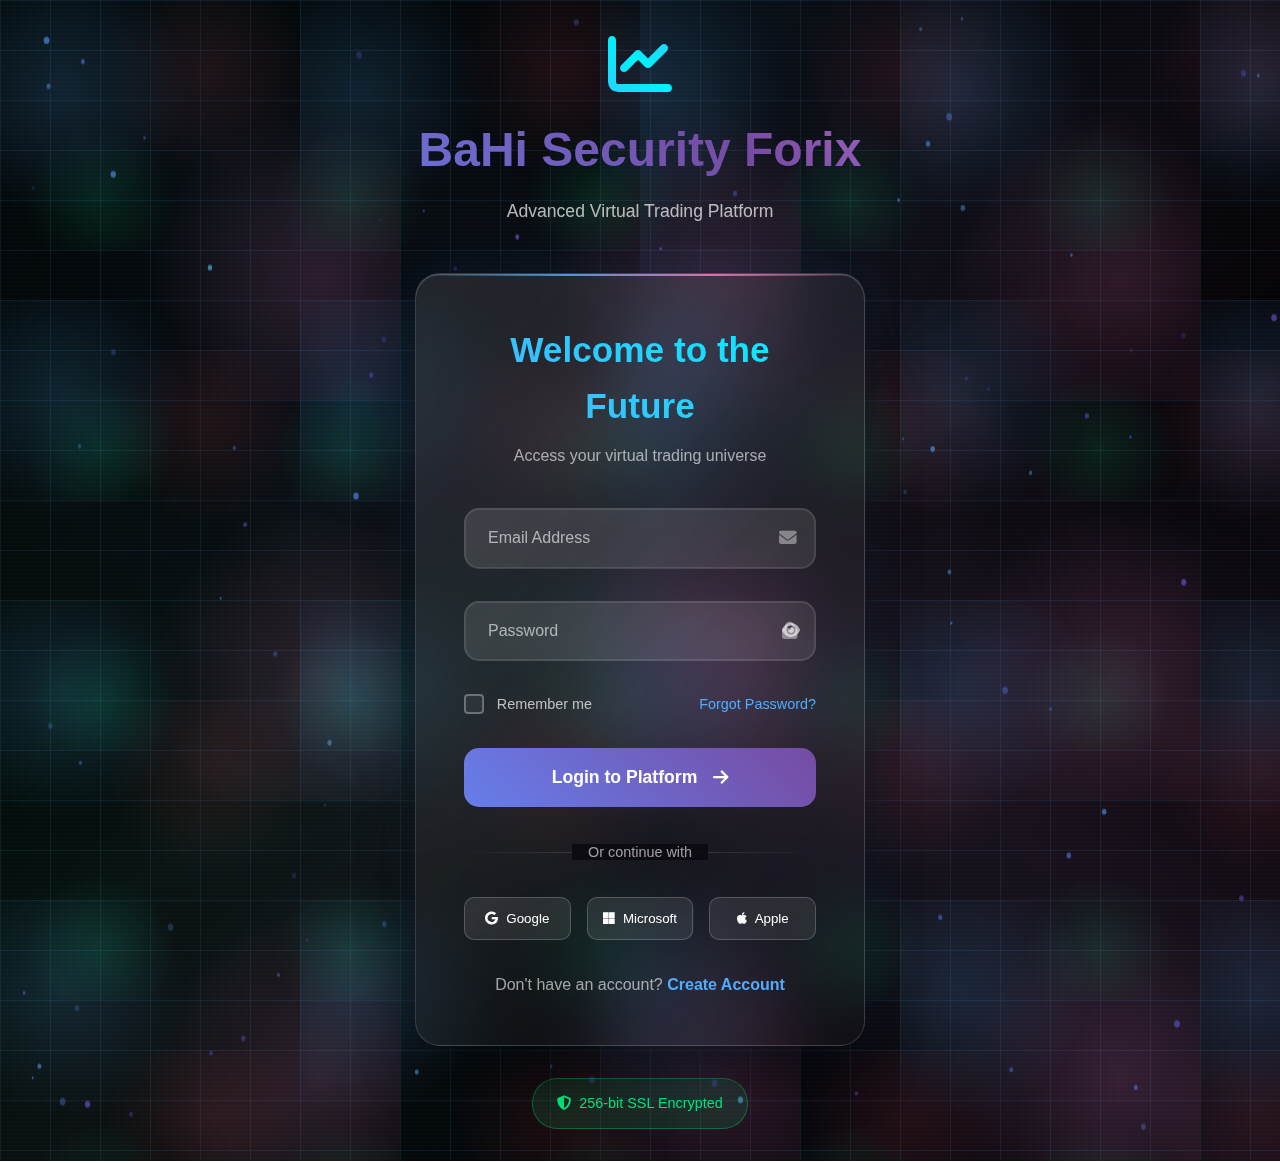
<file: login.html>
<!DOCTYPE html>
<html lang="en">
<head>
    <meta charset="UTF-8">
    <meta name="viewport" content="width=device-width, initial-scale=1.0">
    <title>Login - BaHi Security Forix</title>
    <link rel="stylesheet" href="styles.css">
    <link rel="stylesheet" href="animations.css">
    <link rel="stylesheet" href="login-styles.css">
    <link href="https://cdnjs.cloudflare.com/ajax/libs/font-awesome/6.4.0/css/all.min.css" rel="stylesheet">
</head>
<body class="login-body">
    <!-- Animated Background -->
    <div class="login-background">
        <div class="cyber-grid"></div>
        <div class="floating-elements"></div>
        <div class="energy-field"></div>
        <div class="matrix-rain"></div>
        <div class="holographic-overlay"></div>
    </div>

    <!-- Particle System -->
    <canvas id="particleCanvas" class="particle-canvas"></canvas>

    <!-- Main Login Container -->
    <div class="login-container">
        <!-- Logo Section -->
        <div class="login-header">
            <div class="logo-container">
                <i class="fas fa-chart-line logo-icon"></i>
                <h1 class="logo-title">BaHi Security Forix</h1>
                <p class="logo-subtitle">Advanced Virtual Trading Platform</p>
            </div>
        </div>

        <!-- Login Form -->
        <div class="login-form-container glass-effect-advanced">
            <div class="form-header">
                <h2 class="form-title">Welcome to the Future</h2>
                <p class="form-subtitle">Access your virtual trading universe</p>
            </div>

            <form class="login-form" id="loginForm">
                <div class="input-group">
                    <div class="input-container">
                        <input type="email" id="email" required class="form-input">
                        <label for="email" class="form-label">Email Address</label>
                        <div class="input-highlight"></div>
                        <i class="fas fa-envelope input-icon"></i>
                    </div>
                </div>

                <div class="input-group">
                    <div class="input-container">
                        <input type="password" id="password" required class="form-input">
                        <label for="password" class="form-label">Password</label>
                        <div class="input-highlight"></div>
                        <i class="fas fa-lock input-icon"></i>
                        <button type="button" class="password-toggle" onclick="togglePassword()">
                            <i class="fas fa-eye"></i>
                        </button>
                    </div>
                </div>

                <div class="form-options">
                    <label class="checkbox-container">
                        <input type="checkbox" id="remember">
                        <span class="checkmark"></span>
                        <span class="checkbox-text">Remember me</span>
                    </label>
                    <a href="#" class="forgot-password">Forgot Password?</a>
                </div>

                <button type="submit" class="login-btn mega-login-btn">
                    <span class="btn-text">Login to Platform</span>
                    <div class="btn-energy-field"></div>
                    <div class="btn-particles"></div>
                    <i class="fas fa-arrow-right btn-arrow"></i>
                </button>
            </form>

            <div class="divider">
                <span class="divider-text">Or continue with</span>
            </div>

            <div class="social-login">
                <button class="social-btn google-btn">
                    <i class="fab fa-google"></i>
                    <span>Google</span>
                </button>
                <button class="social-btn microsoft-btn">
                    <i class="fab fa-microsoft"></i>
                    <span>Microsoft</span>
                </button>
                <button class="social-btn apple-btn">
                    <i class="fab fa-apple"></i>
                    <span>Apple</span>
                </button>
            </div>

            <div class="signup-link">
                <p>Don't have an account? <a href="#" class="signup-btn">Create Account</a></p>
            </div>
        </div>

        <!-- Security Badge -->
        <div class="security-badge">
            <i class="fas fa-shield-alt"></i>
            <span>256-bit SSL Encrypted</span>
        </div>
    </div>

    <!-- Loading Overlay -->
    <div class="loading-overlay" id="loadingOverlay">
        <div class="loading-spinner">
            <div class="spinner-ring"></div>
            <div class="spinner-ring"></div>
            <div class="spinner-ring"></div>
            <div class="loading-text">Authenticating...</div>
        </div>
    </div>

    <!-- Success Modal -->
    <div class="success-modal" id="successModal">
        <div class="modal-content">
            <div class="success-icon">
                <i class="fas fa-check-circle"></i>
            </div>
            <h3>Welcome Back!</h3>
            <p>Login successful. Redirecting to dashboard...</p>
        </div>
    </div>

    <script>
        // Particle System
        class ParticleSystem {
            constructor() {
                this.canvas = document.getElementById('particleCanvas');
                this.ctx = this.canvas.getContext('2d');
                this.particles = [];
                this.resize();
                this.init();
                this.animate();
                window.addEventListener('resize', () => this.resize());
            }

            resize() {
                this.canvas.width = window.innerWidth;
                this.canvas.height = window.innerHeight;
            }

            init() {
                for (let i = 0; i < 100; i++) {
                    this.particles.push({
                        x: Math.random() * this.canvas.width,
                        y: Math.random() * this.canvas.height,
                        vx: (Math.random() - 0.5) * 0.5,
                        vy: (Math.random() - 0.5) * 0.5,
                        size: Math.random() * 2 + 1,
                        opacity: Math.random() * 0.5 + 0.2,
                        color: `hsl(${Math.random() * 60 + 200}, 70%, 60%)`
                    });
                }
            }

            animate() {
                this.ctx.clearRect(0, 0, this.canvas.width, this.canvas.height);
                
                this.particles.forEach(particle => {
                    particle.x += particle.vx;
                    particle.y += particle.vy;
                    
                    if (particle.x < 0 || particle.x > this.canvas.width) particle.vx *= -1;
                    if (particle.y < 0 || particle.y > this.canvas.height) particle.vy *= -1;
                    
                    this.ctx.beginPath();
                    this.ctx.arc(particle.x, particle.y, particle.size, 0, Math.PI * 2);
                    this.ctx.fillStyle = particle.color;
                    this.ctx.globalAlpha = particle.opacity;
                    this.ctx.fill();
                });
                
                this.ctx.globalAlpha = 1;
                requestAnimationFrame(() => this.animate());
            }
        }

        // Initialize particle system
        new ParticleSystem();

        // Form handling
        document.getElementById('loginForm').addEventListener('submit', function(e) {
            e.preventDefault();
            
            const email = document.getElementById('email').value;
            const password = document.getElementById('password').value;
            
            if (email && password) {
                showLoading();
                
                setTimeout(() => {
                    hideLoading();
                    showSuccess();
                    
                    // Set authentication flag
                    localStorage.setItem('userAuthenticated', 'true');
                    
                    setTimeout(() => {
                        window.location.href = 'index.html';
                    }, 2000);
                }, 2000);
            }
        });

        function togglePassword() {
            const passwordInput = document.getElementById('password');
            const toggleBtn = document.querySelector('.password-toggle i');
            
            if (passwordInput.type === 'password') {
                passwordInput.type = 'text';
                toggleBtn.classList.remove('fa-eye');
                toggleBtn.classList.add('fa-eye-slash');
            } else {
                passwordInput.type = 'password';
                toggleBtn.classList.remove('fa-eye-slash');
                toggleBtn.classList.add('fa-eye');
            }
        }

        function showLoading() {
            document.getElementById('loadingOverlay').classList.add('active');
        }

        function hideLoading() {
            document.getElementById('loadingOverlay').classList.remove('active');
        }

        function showSuccess() {
            document.getElementById('successModal').classList.add('active');
        }

        // Input animations
        document.querySelectorAll('.form-input').forEach(input => {
            input.addEventListener('focus', function() {
                this.parentElement.classList.add('focused');
            });
            
            input.addEventListener('blur', function() {
                if (!this.value) {
                    this.parentElement.classList.remove('focused');
                }
            });
        });

        // Matrix rain effect
        function createMatrixRain() {
            const matrixContainer = document.querySelector('.matrix-rain');
            const chars = '01ﾊﾐﾋｰｳｼﾅﾓﾆｻﾜﾂｵﾘｱﾎﾃﾏｹﾒｴｶｷﾑﾕﾗｾﾈｽﾀﾇﾍ';
            
            for (let i = 0; i < 20; i++) {
                const column = document.createElement('div');
                column.className = 'matrix-column';
                column.style.left = Math.random() * 100 + '%';
                column.style.animationDelay = Math.random() * 5 + 's';
                column.style.animationDuration = (Math.random() * 3 + 2) + 's';
                
                for (let j = 0; j < 20; j++) {
                    const char = document.createElement('span');
                    char.textContent = chars[Math.floor(Math.random() * chars.length)];
                    char.style.opacity = Math.random();
                    column.appendChild(char);
                }
                
                matrixContainer.appendChild(column);
            }
        }

        createMatrixRain();
    </script>
</body>
</html>
</file>
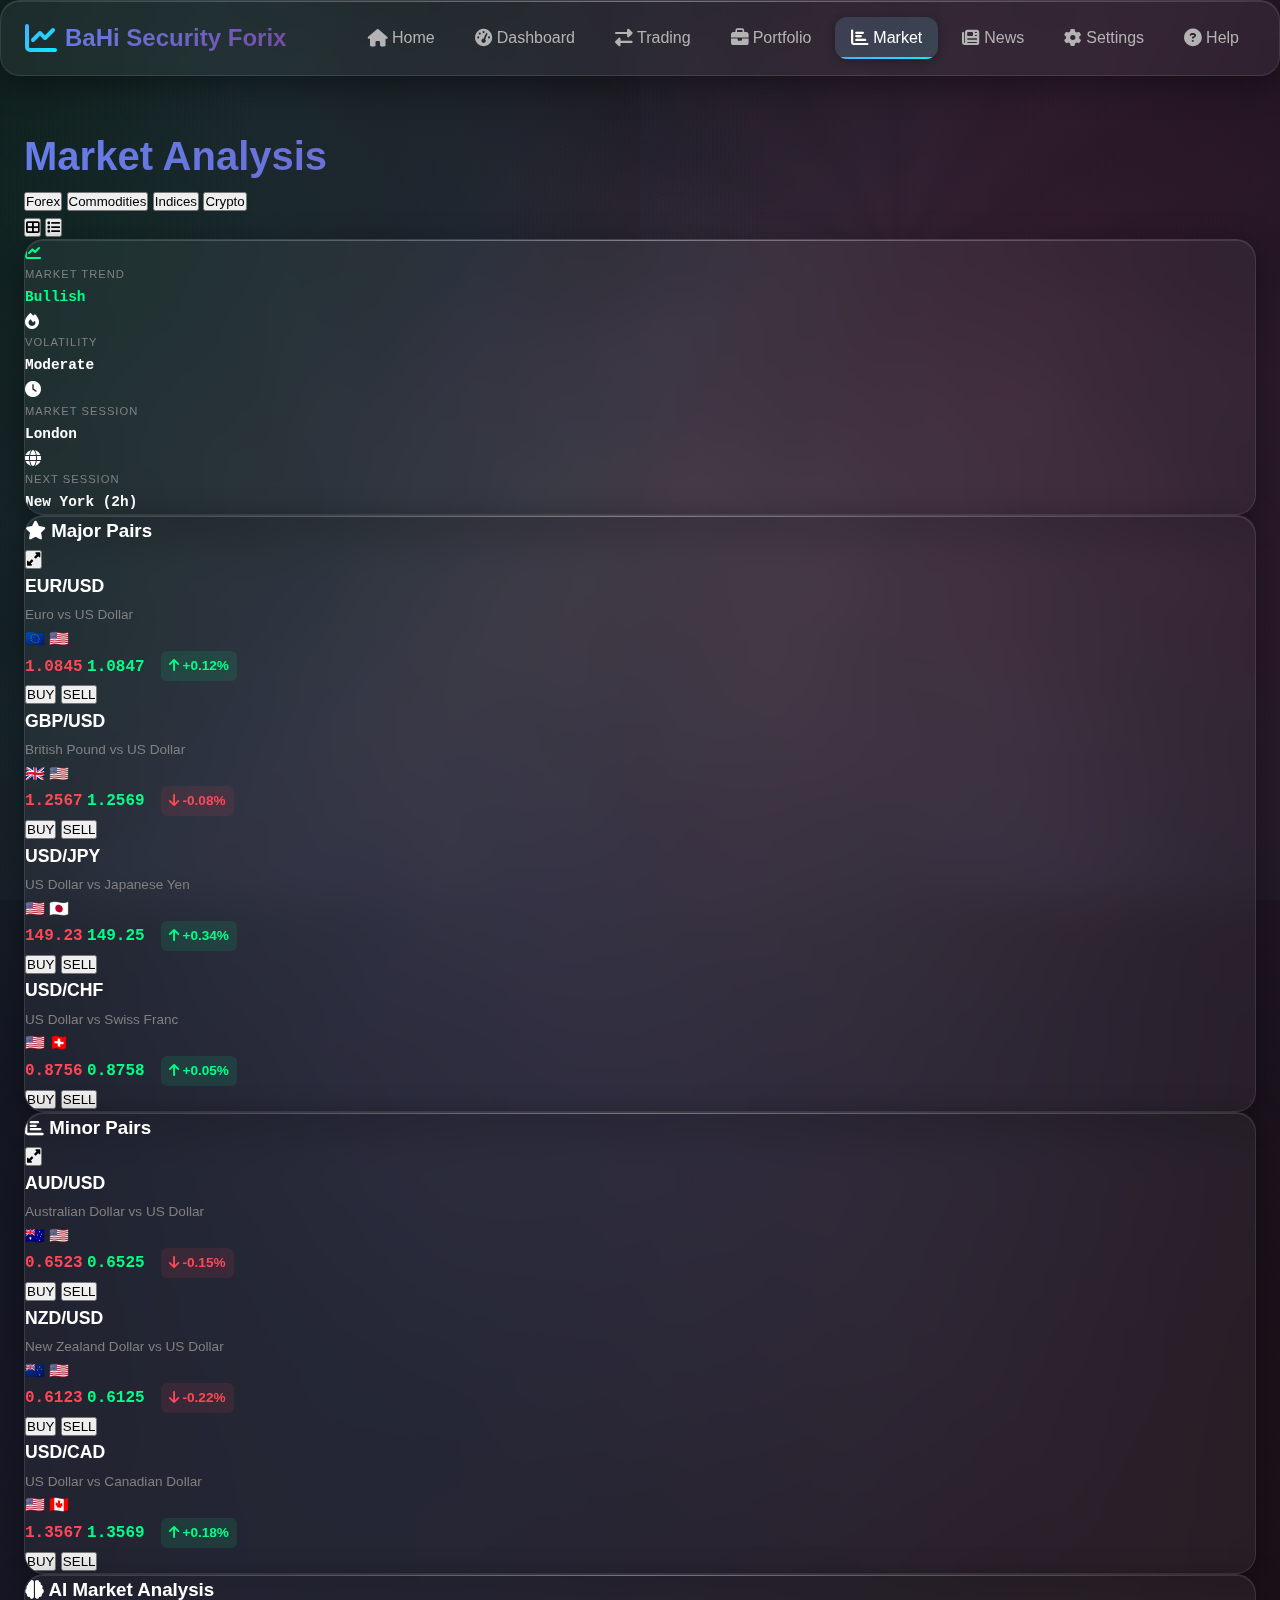
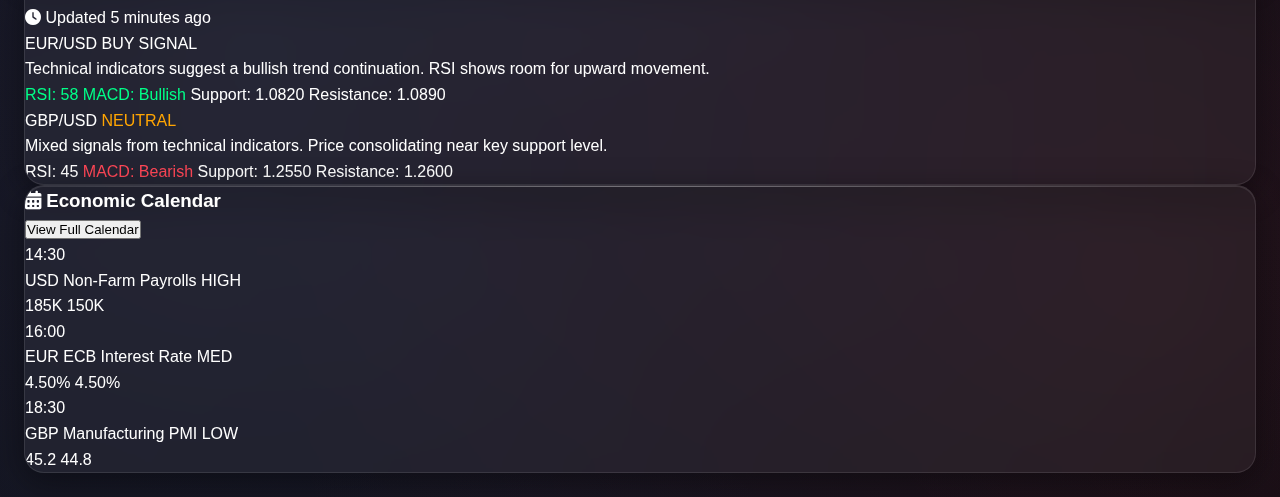
<file: market.html>
<!DOCTYPE html>
<html lang="en">
<head>
    <meta charset="UTF-8">
    <meta name="viewport" content="width=device-width, initial-scale=1.0">
    <title>Market Analysis - BaHi Security Forix</title>
    <link rel="stylesheet" href="styles.css">
    <link rel="stylesheet" href="animations.css">
    <link href="https://cdnjs.cloudflare.com/ajax/libs/font-awesome/6.4.0/css/all.min.css" rel="stylesheet">
</head>
<body>
    <nav class="navbar glass-effect">
        <div class="nav-container">
            <div class="nav-logo">
                <i class="fas fa-chart-line"></i>
                <span class="logo-text">BaHi Security Forix</span>
            </div>
            <ul class="nav-menu">
                <li class="nav-item">
                    <a href="index.html" class="nav-link">
                        <i class="fas fa-home"></i>
                        <span>Home</span>
                    </a>
                </li>
                <li class="nav-item">
                    <a href="dashboard.html" class="nav-link">
                        <i class="fas fa-tachometer-alt"></i>
                        <span>Dashboard</span>
                    </a>
                </li>
                <li class="nav-item">
                    <a href="trading.html" class="nav-link">
                        <i class="fas fa-exchange-alt"></i>
                        <span>Trading</span>
                    </a>
                </li>
                <li class="nav-item">
                    <a href="portfolio.html" class="nav-link">
                        <i class="fas fa-briefcase"></i>
                        <span>Portfolio</span>
                    </a>
                </li>
                <li class="nav-item active">
                    <a href="market.html" class="nav-link">
                        <i class="fas fa-chart-bar"></i>
                        <span>Market</span>
                    </a>
                </li>
                <li class="nav-item">
                    <a href="news.html" class="nav-link">
                        <i class="fas fa-newspaper"></i>
                        <span>News</span>
                    </a>
                </li>
                <li class="nav-item">
                    <a href="settings.html" class="nav-link">
                        <i class="fas fa-cog"></i>
                        <span>Settings</span>
                    </a>
                </li>
                <li class="nav-item">
                    <a href="help.html" class="nav-link">
                        <i class="fas fa-question-circle"></i>
                        <span>Help</span>
                    </a>
                </li>
            </ul>
            <div class="nav-toggle">
                <span></span>
                <span></span>
                <span></span>
            </div>
        </div>
    </nav>

    <main class="main-content market-content">
        <div class="market-header">
            <h1 class="page-title">Market Analysis</h1>
            <div class="market-controls">
                <div class="market-selector">
                    <button class="market-btn active">Forex</button>
                    <button class="market-btn">Commodities</button>
                    <button class="market-btn">Indices</button>
                    <button class="market-btn">Crypto</button>
                </div>
                <div class="view-toggle">
                    <button class="view-btn active" data-view="grid">
                        <i class="fas fa-th-large"></i>
                    </button>
                    <button class="view-btn" data-view="list">
                        <i class="fas fa-list"></i>
                    </button>
                </div>
            </div>
        </div>

        <div class="market-overview">
            <div class="overview-stats glass-effect">
                <div class="stat-group">
                    <div class="stat-item">
                        <i class="fas fa-chart-line stat-icon profit"></i>
                        <div class="stat-content">
                            <span class="stat-label">Market Trend</span>
                            <span class="stat-value profit">Bullish</span>
                        </div>
                    </div>
                    <div class="stat-item">
                        <i class="fas fa-fire stat-icon"></i>
                        <div class="stat-content">
                            <span class="stat-label">Volatility</span>
                            <span class="stat-value">Moderate</span>
                        </div>
                    </div>
                    <div class="stat-item">
                        <i class="fas fa-clock stat-icon"></i>
                        <div class="stat-content">
                            <span class="stat-label">Market Session</span>
                            <span class="stat-value">London</span>
                        </div>
                    </div>
                    <div class="stat-item">
                        <i class="fas fa-globe stat-icon"></i>
                        <div class="stat-content">
                            <span class="stat-label">Next Session</span>
                            <span class="stat-value">New York (2h)</span>
                        </div>
                    </div>
                </div>
            </div>
        </div>

        <div class="market-grid" id="marketGrid">
            <!-- Major Pairs -->
            <div class="market-section glass-effect">
                <div class="section-header">
                    <h3><i class="fas fa-star"></i> Major Pairs</h3>
                    <button class="expand-btn"><i class="fas fa-expand-alt"></i></button>
                </div>
                <div class="market-pairs">
                    <div class="pair-card hover-lift">
                        <div class="pair-header">
                            <div class="pair-info">
                                <span class="pair-name">EUR/USD</span>
                                <span class="pair-desc">Euro vs US Dollar</span>
                            </div>
                            <div class="pair-flag">
                                <span class="flag">🇪🇺</span>
                                <span class="flag">🇺🇸</span>
                            </div>
                        </div>
                        <div class="pair-prices">
                            <div class="price-display">
                                <span class="bid-price">1.0845</span>
                                <span class="ask-price">1.0847</span>
                            </div>
                            <div class="price-change profit">
                                <i class="fas fa-arrow-up"></i>
                                <span>+0.12%</span>
                            </div>
                        </div>
                        <div class="pair-chart">
                            <div class="mini-chart">
                                <div class="chart-line profit"></div>
                            </div>
                        </div>
                        <div class="pair-actions">
                            <button class="pair-btn buy">BUY</button>
                            <button class="pair-btn sell">SELL</button>
                        </div>
                    </div>

                    <div class="pair-card hover-lift">
                        <div class="pair-header">
                            <div class="pair-info">
                                <span class="pair-name">GBP/USD</span>
                                <span class="pair-desc">British Pound vs US Dollar</span>
                            </div>
                            <div class="pair-flag">
                                <span class="flag">🇬🇧</span>
                                <span class="flag">🇺🇸</span>
                            </div>
                        </div>
                        <div class="pair-prices">
                            <div class="price-display">
                                <span class="bid-price">1.2567</span>
                                <span class="ask-price">1.2569</span>
                            </div>
                            <div class="price-change loss">
                                <i class="fas fa-arrow-down"></i>
                                <span>-0.08%</span>
                            </div>
                        </div>
                        <div class="pair-chart">
                            <div class="mini-chart">
                                <div class="chart-line loss"></div>
                            </div>
                        </div>
                        <div class="pair-actions">
                            <button class="pair-btn buy">BUY</button>
                            <button class="pair-btn sell">SELL</button>
                        </div>
                    </div>

                    <div class="pair-card hover-lift">
                        <div class="pair-header">
                            <div class="pair-info">
                                <span class="pair-name">USD/JPY</span>
                                <span class="pair-desc">US Dollar vs Japanese Yen</span>
                            </div>
                            <div class="pair-flag">
                                <span class="flag">🇺🇸</span>
                                <span class="flag">🇯🇵</span>
                            </div>
                        </div>
                        <div class="pair-prices">
                            <div class="price-display">
                                <span class="bid-price">149.23</span>
                                <span class="ask-price">149.25</span>
                            </div>
                            <div class="price-change profit">
                                <i class="fas fa-arrow-up"></i>
                                <span>+0.34%</span>
                            </div>
                        </div>
                        <div class="pair-chart">
                            <div class="mini-chart">
                                <div class="chart-line profit"></div>
                            </div>
                        </div>
                        <div class="pair-actions">
                            <button class="pair-btn buy">BUY</button>
                            <button class="pair-btn sell">SELL</button>
                        </div>
                    </div>

                    <div class="pair-card hover-lift">
                        <div class="pair-header">
                            <div class="pair-info">
                                <span class="pair-name">USD/CHF</span>
                                <span class="pair-desc">US Dollar vs Swiss Franc</span>
                            </div>
                            <div class="pair-flag">
                                <span class="flag">🇺🇸</span>
                                <span class="flag">🇨🇭</span>
                            </div>
                        </div>
                        <div class="pair-prices">
                            <div class="price-display">
                                <span class="bid-price">0.8756</span>
                                <span class="ask-price">0.8758</span>
                            </div>
                            <div class="price-change profit">
                                <i class="fas fa-arrow-up"></i>
                                <span>+0.05%</span>
                            </div>
                        </div>
                        <div class="pair-chart">
                            <div class="mini-chart">
                                <div class="chart-line profit"></div>
                            </div>
                        </div>
                        <div class="pair-actions">
                            <button class="pair-btn buy">BUY</button>
                            <button class="pair-btn sell">SELL</button>
                        </div>
                    </div>
                </div>
            </div>

            <!-- Minor Pairs -->
            <div class="market-section glass-effect">
                <div class="section-header">
                    <h3><i class="fas fa-chart-bar"></i> Minor Pairs</h3>
                    <button class="expand-btn"><i class="fas fa-expand-alt"></i></button>
                </div>
                <div class="market-pairs">
                    <div class="pair-card hover-lift">
                        <div class="pair-header">
                            <div class="pair-info">
                                <span class="pair-name">AUD/USD</span>
                                <span class="pair-desc">Australian Dollar vs US Dollar</span>
                            </div>
                            <div class="pair-flag">
                                <span class="flag">🇦🇺</span>
                                <span class="flag">🇺🇸</span>
                            </div>
                        </div>
                        <div class="pair-prices">
                            <div class="price-display">
                                <span class="bid-price">0.6523</span>
                                <span class="ask-price">0.6525</span>
                            </div>
                            <div class="price-change loss">
                                <i class="fas fa-arrow-down"></i>
                                <span>-0.15%</span>
                            </div>
                        </div>
                        <div class="pair-chart">
                            <div class="mini-chart">
                                <div class="chart-line loss"></div>
                            </div>
                        </div>
                        <div class="pair-actions">
                            <button class="pair-btn buy">BUY</button>
                            <button class="pair-btn sell">SELL</button>
                        </div>
                    </div>

                    <div class="pair-card hover-lift">
                        <div class="pair-header">
                            <div class="pair-info">
                                <span class="pair-name">NZD/USD</span>
                                <span class="pair-desc">New Zealand Dollar vs US Dollar</span>
                            </div>
                            <div class="pair-flag">
                                <span class="flag">🇳🇿</span>
                                <span class="flag">🇺🇸</span>
                            </div>
                        </div>
                        <div class="pair-prices">
                            <div class="price-display">
                                <span class="bid-price">0.6123</span>
                                <span class="ask-price">0.6125</span>
                            </div>
                            <div class="price-change loss">
                                <i class="fas fa-arrow-down"></i>
                                <span>-0.22%</span>
                            </div>
                        </div>
                        <div class="pair-chart">
                            <div class="mini-chart">
                                <div class="chart-line loss"></div>
                            </div>
                        </div>
                        <div class="pair-actions">
                            <button class="pair-btn buy">BUY</button>
                            <button class="pair-btn sell">SELL</button>
                        </div>
                    </div>

                    <div class="pair-card hover-lift">
                        <div class="pair-header">
                            <div class="pair-info">
                                <span class="pair-name">USD/CAD</span>
                                <span class="pair-desc">US Dollar vs Canadian Dollar</span>
                            </div>
                            <div class="pair-flag">
                                <span class="flag">🇺🇸</span>
                                <span class="flag">🇨🇦</span>
                            </div>
                        </div>
                        <div class="pair-prices">
                            <div class="price-display">
                                <span class="bid-price">1.3567</span>
                                <span class="ask-price">1.3569</span>
                            </div>
                            <div class="price-change profit">
                                <i class="fas fa-arrow-up"></i>
                                <span>+0.18%</span>
                            </div>
                        </div>
                        <div class="pair-chart">
                            <div class="mini-chart">
                                <div class="chart-line profit"></div>
                            </div>
                        </div>
                        <div class="pair-actions">
                            <button class="pair-btn buy">BUY</button>
                            <button class="pair-btn sell">SELL</button>
                        </div>
                    </div>
                </div>
            </div>

            <!-- Market Analysis -->
            <div class="analysis-section glass-effect">
                <div class="section-header">
                    <h3><i class="fas fa-brain"></i> AI Market Analysis</h3>
                    <div class="analysis-time">
                        <i class="fas fa-clock"></i>
                        <span>Updated 5 minutes ago</span>
                    </div>
                </div>
                <div class="analysis-content">
                    <div class="analysis-item">
                        <div class="analysis-header">
                            <span class="analysis-symbol">EUR/USD</span>
                            <span class="analysis-signal buy">BUY SIGNAL</span>
                        </div>
                        <div class="analysis-details">
                            <p>Technical indicators suggest a bullish trend continuation. RSI shows room for upward movement.</p>
                            <div class="analysis-indicators">
                                <span class="indicator profit">RSI: 58</span>
                                <span class="indicator profit">MACD: Bullish</span>
                                <span class="indicator">Support: 1.0820</span>
                                <span class="indicator">Resistance: 1.0890</span>
                            </div>
                        </div>
                    </div>

                    <div class="analysis-item">
                        <div class="analysis-header">
                            <span class="analysis-symbol">GBP/USD</span>
                            <span class="analysis-signal neutral">NEUTRAL</span>
                        </div>
                        <div class="analysis-details">
                            <p>Mixed signals from technical indicators. Price consolidating near key support level.</p>
                            <div class="analysis-indicators">
                                <span class="indicator">RSI: 45</span>
                                <span class="indicator loss">MACD: Bearish</span>
                                <span class="indicator">Support: 1.2550</span>
                                <span class="indicator">Resistance: 1.2600</span>
                            </div>
                        </div>
                    </div>
                </div>
            </div>

            <!-- Economic Calendar -->
            <div class="calendar-section glass-effect">
                <div class="section-header">
                    <h3><i class="fas fa-calendar-alt"></i> Economic Calendar</h3>
                    <button class="calendar-btn">View Full Calendar</button>
                </div>
                <div class="calendar-events">
                    <div class="event-item high-impact">
                        <div class="event-time">14:30</div>
                        <div class="event-details">
                            <span class="event-currency">USD</span>
                            <span class="event-name">Non-Farm Payrolls</span>
                            <span class="event-impact high">HIGH</span>
                        </div>
                        <div class="event-values">
                            <span class="event-forecast">185K</span>
                            <span class="event-previous">150K</span>
                        </div>
                    </div>

                    <div class="event-item medium-impact">
                        <div class="event-time">16:00</div>
                        <div class="event-details">
                            <span class="event-currency">EUR</span>
                            <span class="event-name">ECB Interest Rate</span>
                            <span class="event-impact medium">MED</span>
                        </div>
                        <div class="event-values">
                            <span class="event-forecast">4.50%</span>
                            <span class="event-previous">4.50%</span>
                        </div>
                    </div>

                    <div class="event-item low-impact">
                        <div class="event-time">18:30</div>
                        <div class="event-details">
                            <span class="event-currency">GBP</span>
                            <span class="event-name">Manufacturing PMI</span>
                            <span class="event-impact low">LOW</span>
                        </div>
                        <div class="event-values">
                            <span class="event-forecast">45.2</span>
                            <span class="event-previous">44.8</span>
                        </div>
                    </div>
                </div>
            </div>
        </div>
    </main>

    <script>
        // Mobile navigation toggle
        const navToggle = document.querySelector('.nav-toggle');
        const navMenu = document.querySelector('.nav-menu');
        
        navToggle.addEventListener('click', function() {
            navMenu.classList.toggle('active');
            navToggle.classList.toggle('active');
        });

        // Market selector functionality
        const marketBtns = document.querySelectorAll('.market-btn');
        marketBtns.forEach(btn => {
            btn.addEventListener('click', function() {
                marketBtns.forEach(b => b.classList.remove('active'));
                this.classList.add('active');
            });
        });

        // View toggle functionality
        const viewBtns = document.querySelectorAll('.view-btn');
        const marketGrid = document.getElementById('marketGrid');
        
        viewBtns.forEach(btn => {
            btn.addEventListener('click', function() {
                viewBtns.forEach(b => b.classList.remove('active'));
                this.classList.add('active');
                
                const viewType = this.dataset.view;
                marketGrid.className = viewType === 'list' ? 'market-list' : 'market-grid';
            });
        });

        // Pair trading buttons
        const pairBtns = document.querySelectorAll('.pair-btn');
        pairBtns.forEach(btn => {
            btn.addEventListener('click', function() {
                const action = this.textContent;
                const pairName = this.closest('.pair-card').querySelector('.pair-name').textContent;
                
                // Add click animation
                this.style.transform = 'scale(0.95)';
                setTimeout(() => {
                    this.style.transform = '';
                    alert(`${action} order for ${pairName} initiated!`);
                }, 150);
            });
        });

        // Simulate real-time price updates
        function updateMarketPrices() {
            const priceElements = document.querySelectorAll('.bid-price, .ask-price');
            priceElements.forEach(element => {
                const currentPrice = parseFloat(element.textContent);
                const change = (Math.random() - 0.5) * 0.01;
                const decimals = element.textContent.includes('.') ? element.textContent.split('.')[1].length : 0;
                const newPrice = (currentPrice + change).toFixed(decimals);
                element.textContent = newPrice;
                
                // Add flash animation
                element.style.animation = 'flash 0.3s ease-out';
                setTimeout(() => {
                    element.style.animation = '';
                }, 300);
            });

            // Update percentage changes
            const changeElements = document.querySelectorAll('.price-change span');
            changeElements.forEach(element => {
                const currentChange = parseFloat(element.textContent.replace('%', '').replace('+', ''));
                const newChange = currentChange + (Math.random() - 0.5) * 0.1;
                const changeClass = newChange >= 0 ? 'profit' : 'loss';
                const changeSymbol = newChange >= 0 ? '+' : '';
                
                element.textContent = `${changeSymbol}${newChange.toFixed(2)}%`;
                element.parentElement.className = `price-change ${changeClass}`;
                
                // Update arrow icon
                const arrow = element.parentElement.querySelector('i');
                arrow.className = newChange >= 0 ? 'fas fa-arrow-up' : 'fas fa-arrow-down';
            });
        }

        // Update prices every 3 seconds
        setInterval(updateMarketPrices, 3000);

        // Animate mini charts
        function animateMiniCharts() {
            const chartLines = document.querySelectorAll('.chart-line');
            chartLines.forEach((line, index) => {
                setTimeout(() => {
                    line.style.animation = 'chart-draw 2s ease-out forwards';
                }, index * 100);
            });
        }

        // Initialize chart animations
        setTimeout(animateMiniCharts, 1000);
    </script>
</body>
</html>
</file>
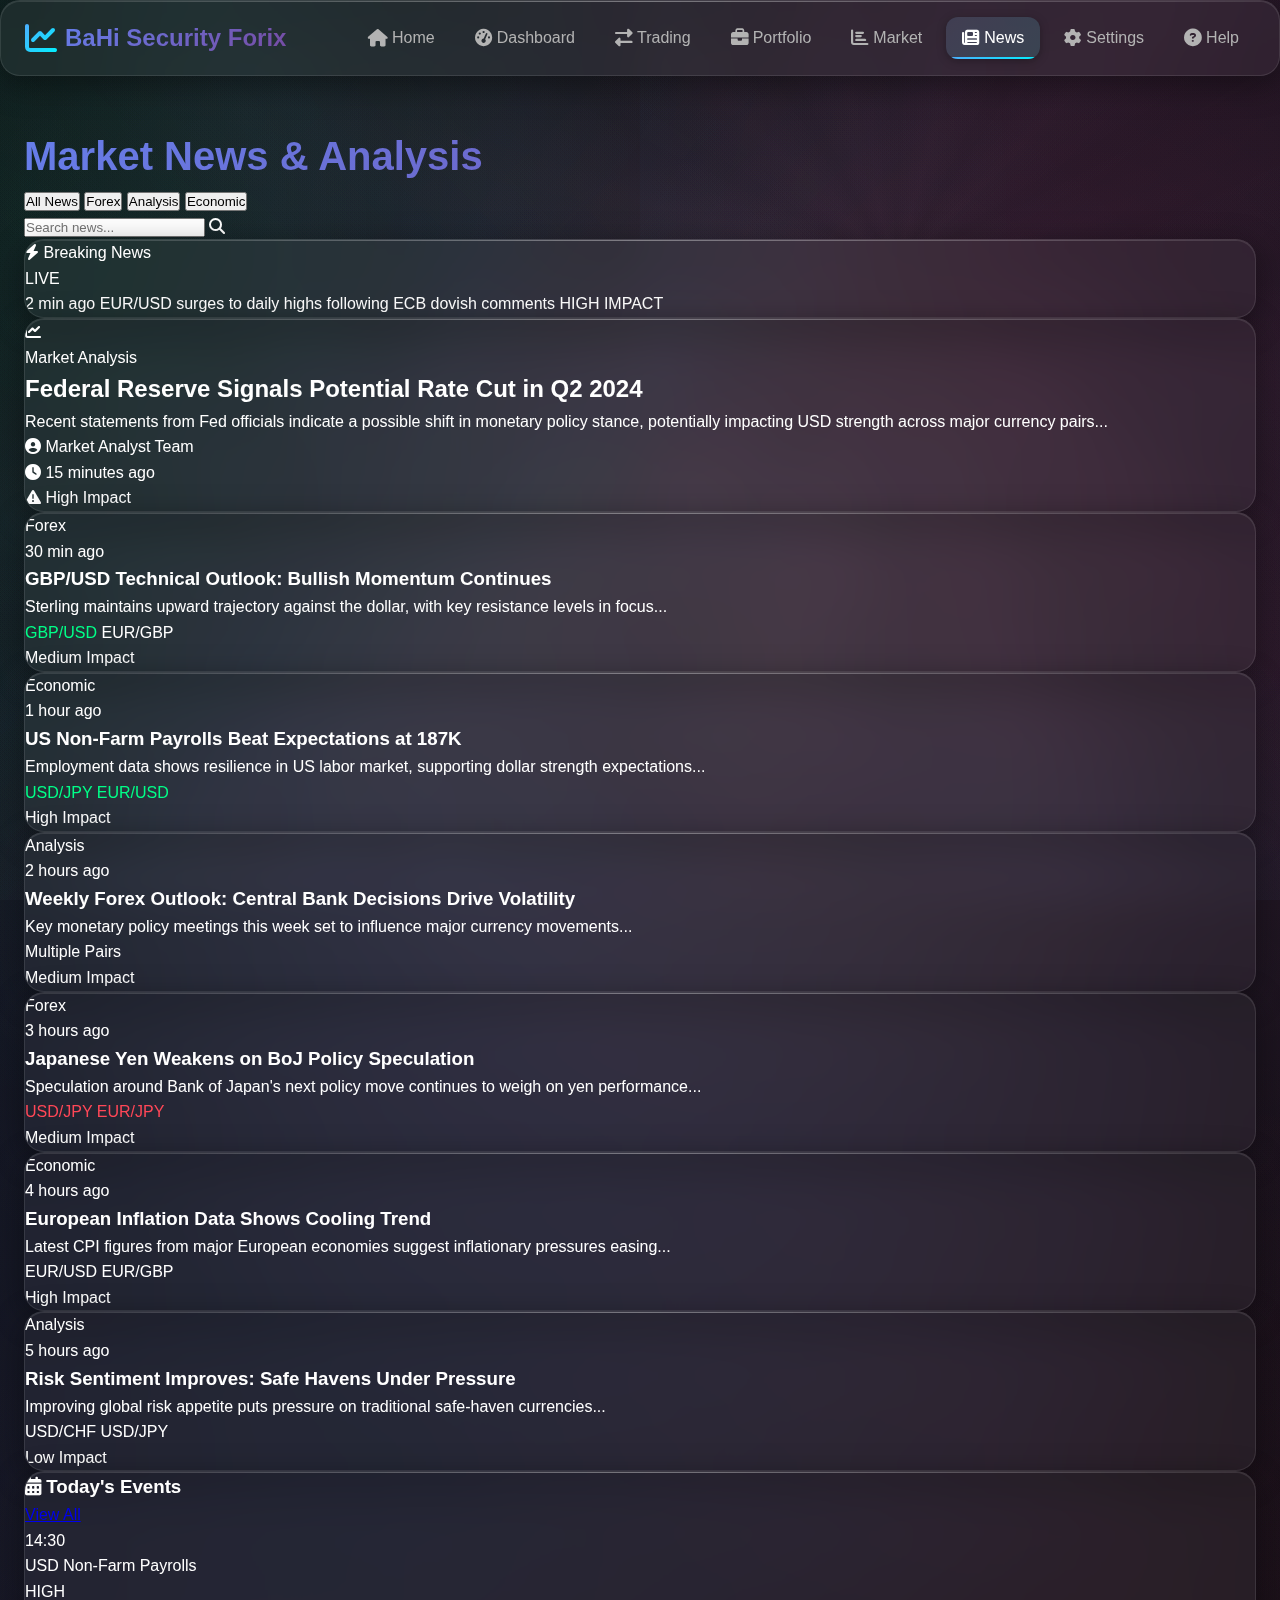
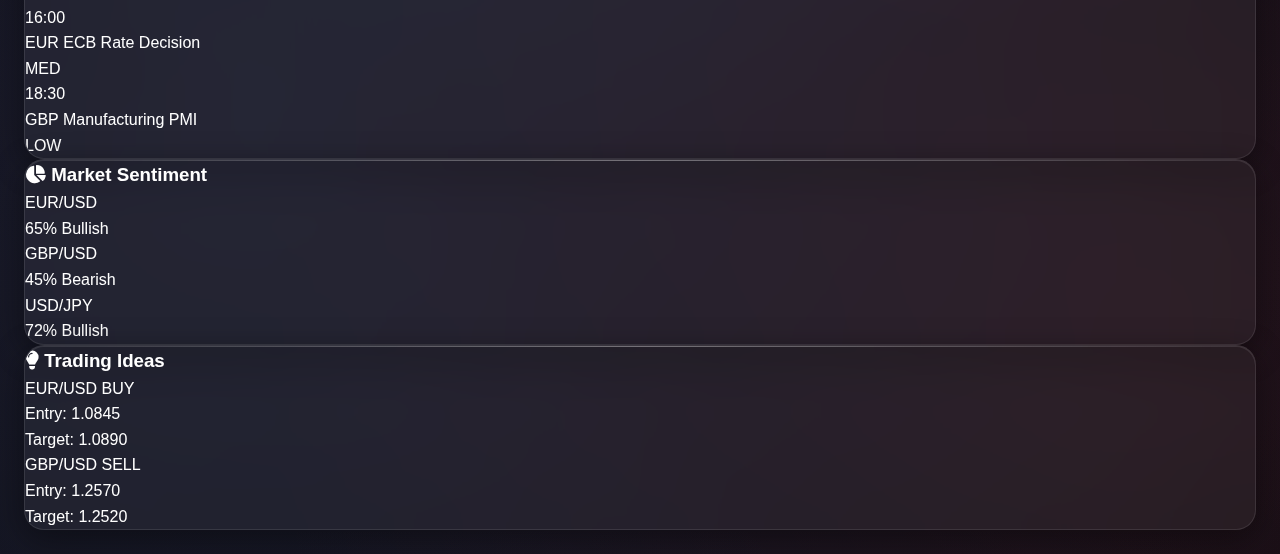
<file: news.html>
<!DOCTYPE html>
<html lang="en">
<head>
    <meta charset="UTF-8">
    <meta name="viewport" content="width=device-width, initial-scale=1.0">
    <title>News & Analysis - BaHi Security Forix</title>
    <link rel="stylesheet" href="styles.css">
    <link rel="stylesheet" href="animations.css">
    <link href="https://cdnjs.cloudflare.com/ajax/libs/font-awesome/6.4.0/css/all.min.css" rel="stylesheet">
</head>
<body>
    <nav class="navbar glass-effect">
        <div class="nav-container">
            <div class="nav-logo">
                <i class="fas fa-chart-line"></i>
                <span class="logo-text">BaHi Security Forix</span>
            </div>
            <ul class="nav-menu">
                <li class="nav-item">
                    <a href="index.html" class="nav-link">
                        <i class="fas fa-home"></i>
                        <span>Home</span>
                    </a>
                </li>
                <li class="nav-item">
                    <a href="dashboard.html" class="nav-link">
                        <i class="fas fa-tachometer-alt"></i>
                        <span>Dashboard</span>
                    </a>
                </li>
                <li class="nav-item">
                    <a href="trading.html" class="nav-link">
                        <i class="fas fa-exchange-alt"></i>
                        <span>Trading</span>
                    </a>
                </li>
                <li class="nav-item">
                    <a href="portfolio.html" class="nav-link">
                        <i class="fas fa-briefcase"></i>
                        <span>Portfolio</span>
                    </a>
                </li>
                <li class="nav-item">
                    <a href="market.html" class="nav-link">
                        <i class="fas fa-chart-bar"></i>
                        <span>Market</span>
                    </a>
                </li>
                <li class="nav-item active">
                    <a href="news.html" class="nav-link">
                        <i class="fas fa-newspaper"></i>
                        <span>News</span>
                    </a>
                </li>
                <li class="nav-item">
                    <a href="settings.html" class="nav-link">
                        <i class="fas fa-cog"></i>
                        <span>Settings</span>
                    </a>
                </li>
                <li class="nav-item">
                    <a href="help.html" class="nav-link">
                        <i class="fas fa-question-circle"></i>
                        <span>Help</span>
                    </a>
                </li>
            </ul>
            <div class="nav-toggle">
                <span></span>
                <span></span>
                <span></span>
            </div>
        </div>
    </nav>

    <main class="main-content news-content">
        <div class="news-header">
            <h1 class="page-title">Market News & Analysis</h1>
            <div class="news-controls">
                <div class="news-filters">
                    <button class="filter-btn active" data-filter="all">All News</button>
                    <button class="filter-btn" data-filter="forex">Forex</button>
                    <button class="filter-btn" data-filter="analysis">Analysis</button>
                    <button class="filter-btn" data-filter="economic">Economic</button>
                </div>
                <div class="news-search">
                    <input type="text" placeholder="Search news..." class="search-input">
                    <i class="fas fa-search"></i>
                </div>
            </div>
        </div>

        <div class="news-layout">
            <!-- Breaking News -->
            <div class="breaking-news glass-effect">
                <div class="breaking-header">
                    <i class="fas fa-bolt"></i>
                    <span>Breaking News</span>
                    <div class="live-indicator">
                        <span class="live-dot"></span>
                        LIVE
                    </div>
                </div>
                <div class="breaking-content">
                    <div class="breaking-item">
                        <span class="breaking-time">2 min ago</span>
                        <span class="breaking-text">EUR/USD surges to daily highs following ECB dovish comments</span>
                        <span class="breaking-impact high">HIGH IMPACT</span>
                    </div>
                </div>
            </div>

            <!-- Main News Section -->
            <div class="news-main">
                <!-- Featured Article -->
                <article class="featured-article glass-effect hover-lift">
                    <div class="article-image">
                        <div class="image-placeholder">
                            <i class="fas fa-chart-line"></i>
                        </div>
                        <div class="article-category">Market Analysis</div>
                    </div>
                    <div class="article-content">
                        <h2 class="article-title">Federal Reserve Signals Potential Rate Cut in Q2 2024</h2>
                        <p class="article-excerpt">
                            Recent statements from Fed officials indicate a possible shift in monetary policy stance, 
                            potentially impacting USD strength across major currency pairs...
                        </p>
                        <div class="article-meta">
                            <div class="article-author">
                                <i class="fas fa-user-circle"></i>
                                <span>Market Analyst Team</span>
                            </div>
                            <div class="article-time">
                                <i class="fas fa-clock"></i>
                                <span>15 minutes ago</span>
                            </div>
                            <div class="article-impact high">
                                <i class="fas fa-exclamation-triangle"></i>
                                <span>High Impact</span>
                            </div>
                        </div>
                    </div>
                </article>

                <!-- News Grid -->
                <div class="news-grid">
                    <article class="news-card glass-effect hover-lift" data-category="forex">
                        <div class="news-header">
                            <div class="news-category forex">Forex</div>
                            <div class="news-time">30 min ago</div>
                        </div>
                        <h3 class="news-title">GBP/USD Technical Outlook: Bullish Momentum Continues</h3>
                        <p class="news-excerpt">
                            Sterling maintains upward trajectory against the dollar, with key resistance levels in focus...
                        </p>
                        <div class="news-footer">
                            <div class="news-pairs">
                                <span class="pair-tag profit">GBP/USD</span>
                                <span class="pair-tag">EUR/GBP</span>
                            </div>
                            <div class="news-impact medium">Medium Impact</div>
                        </div>
                    </article>

                    <article class="news-card glass-effect hover-lift" data-category="economic">
                        <div class="news-header">
                            <div class="news-category economic">Economic</div>
                            <div class="news-time">1 hour ago</div>
                        </div>
                        <h3 class="news-title">US Non-Farm Payrolls Beat Expectations at 187K</h3>
                        <p class="news-excerpt">
                            Employment data shows resilience in US labor market, supporting dollar strength expectations...
                        </p>
                        <div class="news-footer">
                            <div class="news-pairs">
                                <span class="pair-tag profit">USD/JPY</span>
                                <span class="pair-tag profit">EUR/USD</span>
                            </div>
                            <div class="news-impact high">High Impact</div>
                        </div>
                    </article>

                    <article class="news-card glass-effect hover-lift" data-category="analysis">
                        <div class="news-header">
                            <div class="news-category analysis">Analysis</div>
                            <div class="news-time">2 hours ago</div>
                        </div>
                        <h3 class="news-title">Weekly Forex Outlook: Central Bank Decisions Drive Volatility</h3>
                        <p class="news-excerpt">
                            Key monetary policy meetings this week set to influence major currency movements...
                        </p>
                        <div class="news-footer">
                            <div class="news-pairs">
                                <span class="pair-tag">Multiple Pairs</span>
                            </div>
                            <div class="news-impact medium">Medium Impact</div>
                        </div>
                    </article>

                    <article class="news-card glass-effect hover-lift" data-category="forex">
                        <div class="news-header">
                            <div class="news-category forex">Forex</div>
                            <div class="news-time">3 hours ago</div>
                        </div>
                        <h3 class="news-title">Japanese Yen Weakens on BoJ Policy Speculation</h3>
                        <p class="news-excerpt">
                            Speculation around Bank of Japan's next policy move continues to weigh on yen performance...
                        </p>
                        <div class="news-footer">
                            <div class="news-pairs">
                                <span class="pair-tag loss">USD/JPY</span>
                                <span class="pair-tag loss">EUR/JPY</span>
                            </div>
                            <div class="news-impact medium">Medium Impact</div>
                        </div>
                    </article>

                    <article class="news-card glass-effect hover-lift" data-category="economic">
                        <div class="news-header">
                            <div class="news-category economic">Economic</div>
                            <div class="news-time">4 hours ago</div>
                        </div>
                        <h3 class="news-title">European Inflation Data Shows Cooling Trend</h3>
                        <p class="news-excerpt">
                            Latest CPI figures from major European economies suggest inflationary pressures easing...
                        </p>
                        <div class="news-footer">
                            <div class="news-pairs">
                                <span class="pair-tag">EUR/USD</span>
                                <span class="pair-tag">EUR/GBP</span>
                            </div>
                            <div class="news-impact high">High Impact</div>
                        </div>
                    </article>

                    <article class="news-card glass-effect hover-lift" data-category="analysis">
                        <div class="news-header">
                            <div class="news-category analysis">Analysis</div>
                            <div class="news-time">5 hours ago</div>
                        </div>
                        <h3 class="news-title">Risk Sentiment Improves: Safe Havens Under Pressure</h3>
                        <p class="news-excerpt">
                            Improving global risk appetite puts pressure on traditional safe-haven currencies...
                        </p>
                        <div class="news-footer">
                            <div class="news-pairs">
                                <span class="pair-tag">USD/CHF</span>
                                <span class="pair-tag">USD/JPY</span>
                            </div>
                            <div class="news-impact low">Low Impact</div>
                        </div>
                    </article>
                </div>
            </div>

            <!-- Sidebar -->
            <div class="news-sidebar">
                <!-- Economic Calendar Widget -->
                <div class="sidebar-widget glass-effect">
                    <div class="widget-header">
                        <h3><i class="fas fa-calendar-alt"></i> Today's Events</h3>
                        <a href="#" class="widget-link">View All</a>
                    </div>
                    <div class="widget-content">
                        <div class="calendar-event high-impact">
                            <div class="event-time">14:30</div>
                            <div class="event-info">
                                <span class="event-currency">USD</span>
                                <span class="event-name">Non-Farm Payrolls</span>
                            </div>
                            <div class="event-impact high">HIGH</div>
                        </div>
                        <div class="calendar-event medium-impact">
                            <div class="event-time">16:00</div>
                            <div class="event-info">
                                <span class="event-currency">EUR</span>
                                <span class="event-name">ECB Rate Decision</span>
                            </div>
                            <div class="event-impact medium">MED</div>
                        </div>
                        <div class="calendar-event low-impact">
                            <div class="event-time">18:30</div>
                            <div class="event-info">
                                <span class="event-currency">GBP</span>
                                <span class="event-name">Manufacturing PMI</span>
                            </div>
                            <div class="event-impact low">LOW</div>
                        </div>
                    </div>
                </div>

                <!-- Market Sentiment -->
                <div class="sidebar-widget glass-effect">
                    <div class="widget-header">
                        <h3><i class="fas fa-chart-pie"></i> Market Sentiment</h3>
                    </div>
                    <div class="widget-content">
                        <div class="sentiment-item">
                            <div class="sentiment-pair">EUR/USD</div>
                            <div class="sentiment-bar">
                                <div class="sentiment-fill bullish" style="width: 65%;"></div>
                            </div>
                            <div class="sentiment-percentage bullish">65% Bullish</div>
                        </div>
                        <div class="sentiment-item">
                            <div class="sentiment-pair">GBP/USD</div>
                            <div class="sentiment-bar">
                                <div class="sentiment-fill bearish" style="width: 45%;"></div>
                            </div>
                            <div class="sentiment-percentage bearish">45% Bearish</div>
                        </div>
                        <div class="sentiment-item">
                            <div class="sentiment-pair">USD/JPY</div>
                            <div class="sentiment-bar">
                                <div class="sentiment-fill bullish" style="width: 72%;"></div>
                            </div>
                            <div class="sentiment-percentage bullish">72% Bullish</div>
                        </div>
                    </div>
                </div>

                <!-- Trading Opportunities -->
                <div class="sidebar-widget glass-effect">
                    <div class="widget-header">
                        <h3><i class="fas fa-lightbulb"></i> Trading Ideas</h3>
                    </div>
                    <div class="widget-content">
                        <div class="trading-idea">
                            <div class="idea-header">
                                <span class="idea-pair">EUR/USD</span>
                                <span class="idea-type buy">BUY</span>
                            </div>
                            <div class="idea-levels">
                                <div class="idea-level">
                                    <span class="level-label">Entry:</span>
                                    <span class="level-value">1.0845</span>
                                </div>
                                <div class="idea-level">
                                    <span class="level-label">Target:</span>
                                    <span class="level-value">1.0890</span>
                                </div>
                            </div>
                        </div>
                        <div class="trading-idea">
                            <div class="idea-header">
                                <span class="idea-pair">GBP/USD</span>
                                <span class="idea-type sell">SELL</span>
                            </div>
                            <div class="idea-levels">
                                <div class="idea-level">
                                    <span class="level-label">Entry:</span>
                                    <span class="level-value">1.2570</span>
                                </div>
                                <div class="idea-level">
                                    <span class="level-label">Target:</span>
                                    <span class="level-value">1.2520</span>
                                </div>
                            </div>
                        </div>
                    </div>
                </div>
            </div>
        </div>
    </main>

    <script>
        // Mobile navigation toggle
        const navToggle = document.querySelector('.nav-toggle');
        const navMenu = document.querySelector('.nav-menu');
        
        navToggle.addEventListener('click', function() {
            navMenu.classList.toggle('active');
            navToggle.classList.toggle('active');
        });

        // News filter functionality
        const filterBtns = document.querySelectorAll('.filter-btn');
        const newsCards = document.querySelectorAll('.news-card');

        filterBtns.forEach(btn => {
            btn.addEventListener('click', function() {
                filterBtns.forEach(b => b.classList.remove('active'));
                this.classList.add('active');

                const filterValue = this.dataset.filter;
                
                newsCards.forEach(card => {
                    if (filterValue === 'all' || card.dataset.category === filterValue) {
                        card.style.display = 'block';
                        card.style.animation = 'fadeInUp 0.5s ease-out';
                    } else {
                        card.style.display = 'none';
                    }
                });
            });
        });

        // Search functionality
        const searchInput = document.querySelector('.search-input');
        searchInput.addEventListener('input', function() {
            const searchTerm = this.value.toLowerCase();
            
            newsCards.forEach(card => {
                const title = card.querySelector('.news-title').textContent.toLowerCase();
                const excerpt = card.querySelector('.news-excerpt').textContent.toLowerCase();
                
                if (title.includes(searchTerm) || excerpt.includes(searchTerm)) {
                    card.style.display = 'block';
                } else {
                    card.style.display = 'none';
                }
            });
        });

        // Animate news cards on scroll
        const observerOptions = {
            threshold: 0.1,
            rootMargin: '0px 0px -50px 0px'
        };

        const newsObserver = new IntersectionObserver((entries) => {
            entries.forEach(entry => {
                if (entry.isIntersecting) {
                    entry.target.style.animation = 'slideInUp 0.6s ease-out forwards';
                    newsObserver.unobserve(entry.target);
                }
            });
        }, observerOptions);

        // Observe all news cards
        newsCards.forEach(card => {
            newsObserver.observe(card);
        });

        // Breaking news ticker animation
        function updateBreakingNews() {
            const breakingItem = document.querySelector('.breaking-item');
            if (breakingItem) {
                breakingItem.style.animation = 'pulse 2s ease-in-out infinite';
            }
        }

        // Update breaking news animation
        setInterval(updateBreakingNews, 5000);

        // Animate sentiment bars on load
        function animateSentimentBars() {
            const sentimentFills = document.querySelectorAll('.sentiment-fill');
            sentimentFills.forEach((fill, index) => {
                setTimeout(() => {
                    const width = fill.style.width;
                    fill.style.width = '0%';
                    setTimeout(() => {
                        fill.style.transition = 'width 1s ease-out';
                        fill.style.width = width;
                    }, 100);
                }, index * 200);
            });
        }

        // Initialize sentiment bar animation
        setTimeout(animateSentimentBars, 1000);

        // Auto-update timestamps
        function updateTimestamps() {
            const timeElements = document.querySelectorAll('.news-time, .article-time span, .breaking-time');
            timeElements.forEach(element => {
                // This would normally connect to a real-time service
                // For demo, we'll just add a subtle animation
                element.style.animation = 'fadeIn 0.3s ease-out';
                setTimeout(() => {
                    element.style.animation = '';
                }, 300);
            });
        }

        // Update timestamps every 30 seconds
        setInterval(updateTimestamps, 30000);
    </script>
</body>
</html>
</file>
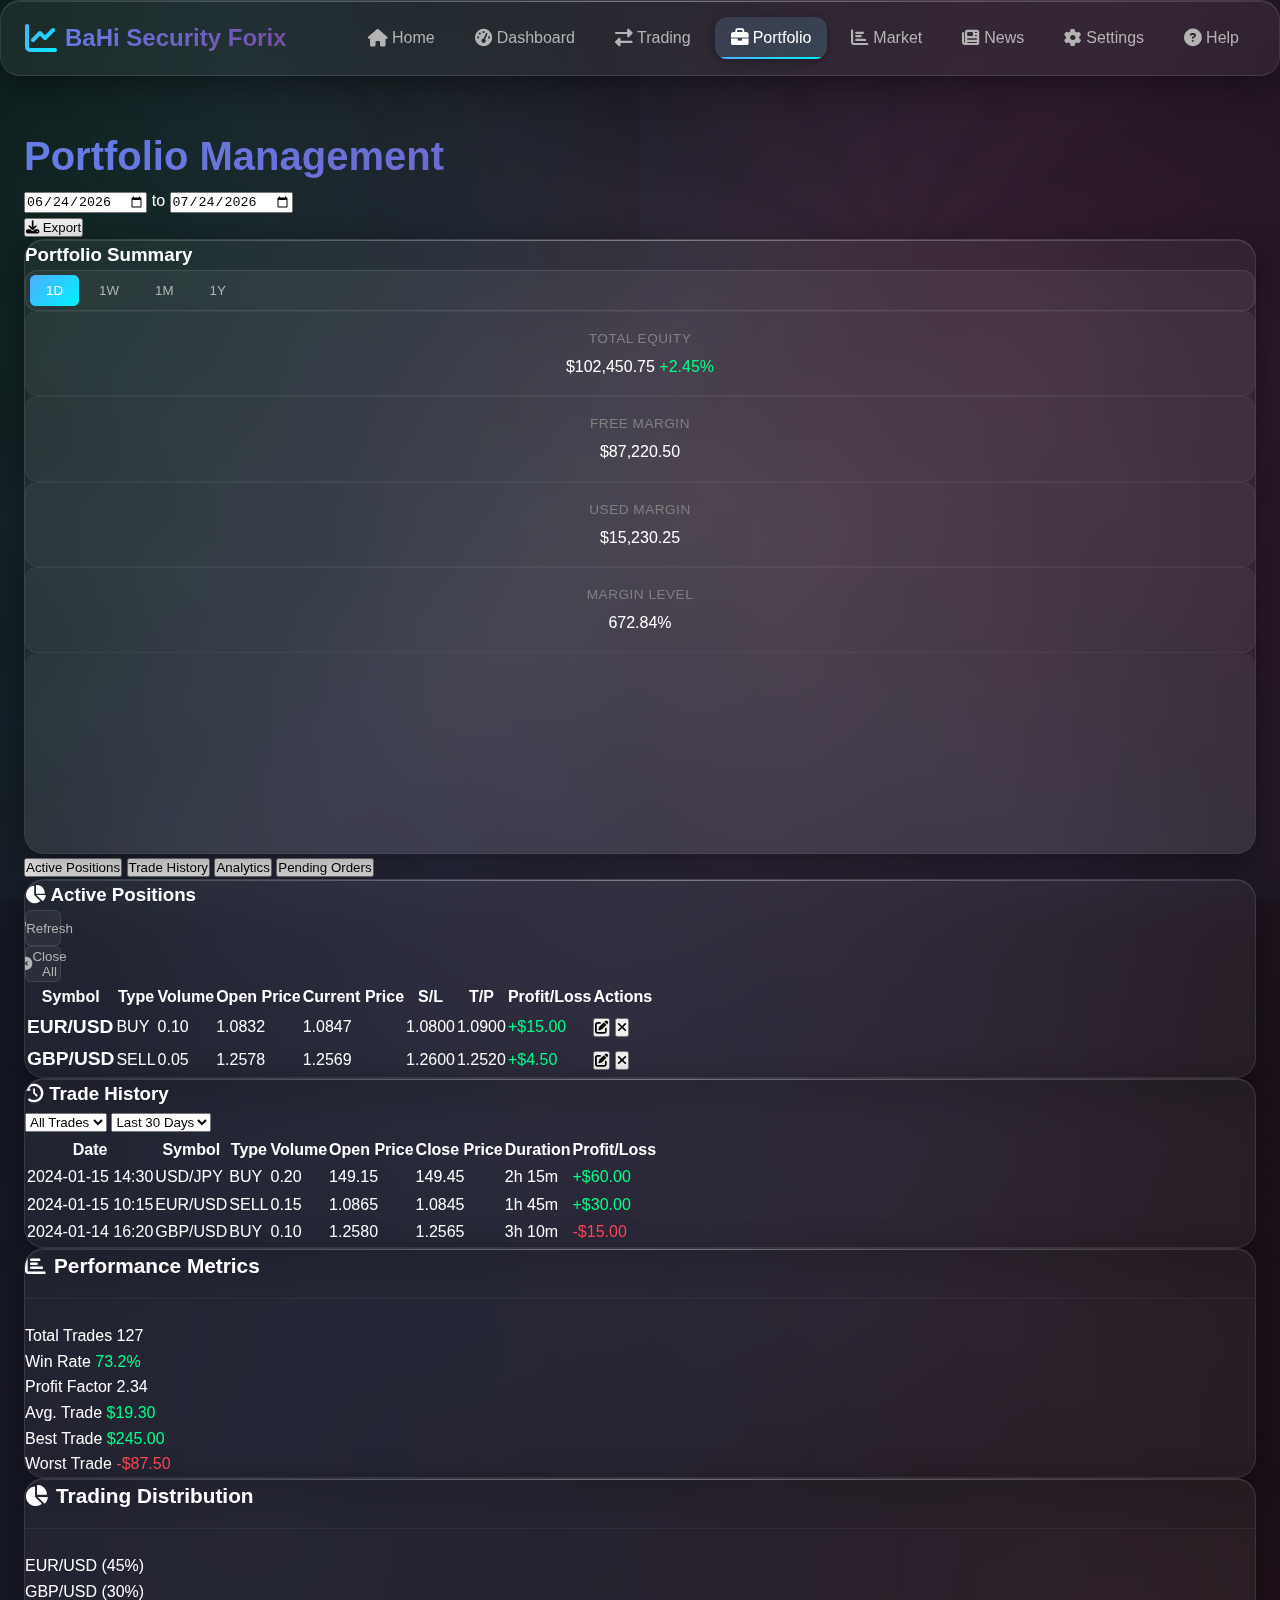
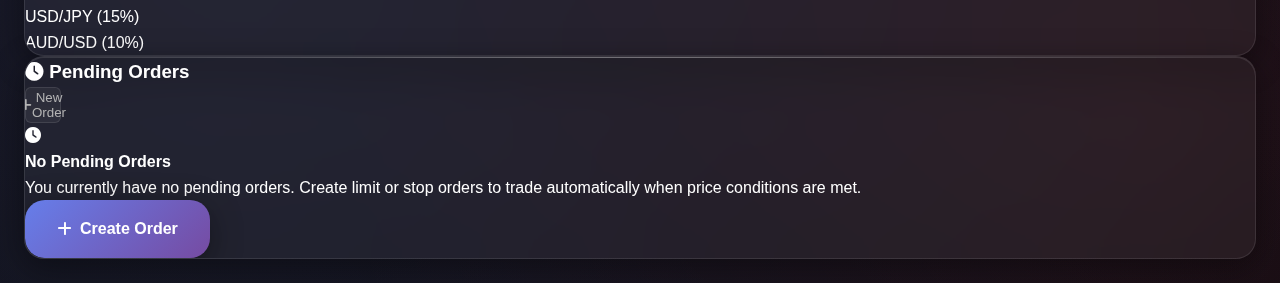
<file: portfolio.html>
<!DOCTYPE html>
<html lang="en">
<head>
    <meta charset="UTF-8">
    <meta name="viewport" content="width=device-width, initial-scale=1.0">
    <title>Portfolio - BaHi Security Forix</title>
    <link rel="stylesheet" href="styles.css">
    <link rel="stylesheet" href="animations.css">
    <link href="https://cdnjs.cloudflare.com/ajax/libs/font-awesome/6.4.0/css/all.min.css" rel="stylesheet">
</head>
<body>
    <nav class="navbar glass-effect">
        <div class="nav-container">
            <div class="nav-logo">
                <i class="fas fa-chart-line"></i>
                <span class="logo-text">BaHi Security Forix</span>
            </div>
            <ul class="nav-menu">
                <li class="nav-item">
                    <a href="index.html" class="nav-link">
                        <i class="fas fa-home"></i>
                        <span>Home</span>
                    </a>
                </li>
                <li class="nav-item">
                    <a href="dashboard.html" class="nav-link">
                        <i class="fas fa-tachometer-alt"></i>
                        <span>Dashboard</span>
                    </a>
                </li>
                <li class="nav-item">
                    <a href="trading.html" class="nav-link">
                        <i class="fas fa-exchange-alt"></i>
                        <span>Trading</span>
                    </a>
                </li>
                <li class="nav-item active">
                    <a href="portfolio.html" class="nav-link">
                        <i class="fas fa-briefcase"></i>
                        <span>Portfolio</span>
                    </a>
                </li>
                <li class="nav-item">
                    <a href="market.html" class="nav-link">
                        <i class="fas fa-chart-bar"></i>
                        <span>Market</span>
                    </a>
                </li>
                <li class="nav-item">
                    <a href="news.html" class="nav-link">
                        <i class="fas fa-newspaper"></i>
                        <span>News</span>
                    </a>
                </li>
                <li class="nav-item">
                    <a href="settings.html" class="nav-link">
                        <i class="fas fa-cog"></i>
                        <span>Settings</span>
                    </a>
                </li>
                <li class="nav-item">
                    <a href="help.html" class="nav-link">
                        <i class="fas fa-question-circle"></i>
                        <span>Help</span>
                    </a>
                </li>
            </ul>
            <div class="nav-toggle">
                <span></span>
                <span></span>
                <span></span>
            </div>
        </div>
    </nav>

    <main class="main-content portfolio-content">
        <div class="portfolio-header">
            <h1 class="page-title">Portfolio Management</h1>
            <div class="portfolio-controls">
                <div class="date-range">
                    <input type="date" class="date-input" id="startDate">
                    <span>to</span>
                    <input type="date" class="date-input" id="endDate">
                </div>
                <button class="export-btn">
                    <i class="fas fa-download"></i>
                    Export
                </button>
            </div>
        </div>

        <div class="portfolio-overview">
            <div class="overview-card glass-effect">
                <div class="overview-header">
                    <h3>Portfolio Summary</h3>
                    <div class="time-selector">
                        <button class="time-btn active">1D</button>
                        <button class="time-btn">1W</button>
                        <button class="time-btn">1M</button>
                        <button class="time-btn">1Y</button>
                    </div>
                </div>
                <div class="overview-content">
                    <div class="balance-summary">
                        <div class="balance-item">
                            <span class="balance-label">Total Equity</span>
                            <span class="balance-value">$102,450.75</span>
                            <span class="balance-change profit">+2.45%</span>
                        </div>
                        <div class="balance-item">
                            <span class="balance-label">Free Margin</span>
                            <span class="balance-value">$87,220.50</span>
                        </div>
                        <div class="balance-item">
                            <span class="balance-label">Used Margin</span>
                            <span class="balance-value">$15,230.25</span>
                        </div>
                        <div class="balance-item">
                            <span class="balance-label">Margin Level</span>
                            <span class="balance-value">672.84%</span>
                        </div>
                    </div>
                    <div class="performance-chart">
                        <canvas class="equity-chart"></canvas>
                    </div>
                </div>
            </div>
        </div>

        <div class="portfolio-tabs">
            <div class="tab-navigation">
                <button class="tab-btn active" data-tab="positions">Active Positions</button>
                <button class="tab-btn" data-tab="history">Trade History</button>
                <button class="tab-btn" data-tab="analytics">Analytics</button>
                <button class="tab-btn" data-tab="orders">Pending Orders</button>
            </div>

            <div class="tab-content">
                <!-- Active Positions Tab -->
                <div class="tab-panel active" id="positions">
                    <div class="positions-table glass-effect">
                        <div class="table-header">
                            <h3><i class="fas fa-chart-pie"></i> Active Positions</h3>
                            <div class="table-actions">
                                <button class="action-btn">
                                    <i class="fas fa-sync-alt"></i>
                                    Refresh
                                </button>
                                <button class="action-btn">
                                    <i class="fas fa-times-circle"></i>
                                    Close All
                                </button>
                            </div>
                        </div>
                        <div class="table-container">
                            <table class="data-table">
                                <thead>
                                    <tr>
                                        <th>Symbol</th>
                                        <th>Type</th>
                                        <th>Volume</th>
                                        <th>Open Price</th>
                                        <th>Current Price</th>
                                        <th>S/L</th>
                                        <th>T/P</th>
                                        <th>Profit/Loss</th>
                                        <th>Actions</th>
                                    </tr>
                                </thead>
                                <tbody>
                                    <tr class="table-row">
                                        <td class="symbol-cell">
                                            <span class="symbol-name">EUR/USD</span>
                                        </td>
                                        <td><span class="trade-type buy">BUY</span></td>
                                        <td>0.10</td>
                                        <td>1.0832</td>
                                        <td class="current-price">1.0847</td>
                                        <td>1.0800</td>
                                        <td>1.0900</td>
                                        <td class="profit-cell profit">+$15.00</td>
                                        <td>
                                            <button class="table-action-btn modify">
                                                <i class="fas fa-edit"></i>
                                            </button>
                                            <button class="table-action-btn close">
                                                <i class="fas fa-times"></i>
                                            </button>
                                        </td>
                                    </tr>
                                    <tr class="table-row">
                                        <td class="symbol-cell">
                                            <span class="symbol-name">GBP/USD</span>
                                        </td>
                                        <td><span class="trade-type sell">SELL</span></td>
                                        <td>0.05</td>
                                        <td>1.2578</td>
                                        <td class="current-price">1.2569</td>
                                        <td>1.2600</td>
                                        <td>1.2520</td>
                                        <td class="profit-cell profit">+$4.50</td>
                                        <td>
                                            <button class="table-action-btn modify">
                                                <i class="fas fa-edit"></i>
                                            </button>
                                            <button class="table-action-btn close">
                                                <i class="fas fa-times"></i>
                                            </button>
                                        </td>
                                    </tr>
                                </tbody>
                            </table>
                        </div>
                    </div>
                </div>

                <!-- Trade History Tab -->
                <div class="tab-panel" id="history">
                    <div class="history-table glass-effect">
                        <div class="table-header">
                            <h3><i class="fas fa-history"></i> Trade History</h3>
                            <div class="table-filters">
                                <select class="filter-select">
                                    <option>All Trades</option>
                                    <option>Profitable</option>
                                    <option>Loss</option>
                                </select>
                                <select class="filter-select">
                                    <option>Last 30 Days</option>
                                    <option>Last 7 Days</option>
                                    <option>Today</option>
                                </select>
                            </div>
                        </div>
                        <div class="table-container">
                            <table class="data-table">
                                <thead>
                                    <tr>
                                        <th>Date</th>
                                        <th>Symbol</th>
                                        <th>Type</th>
                                        <th>Volume</th>
                                        <th>Open Price</th>
                                        <th>Close Price</th>
                                        <th>Duration</th>
                                        <th>Profit/Loss</th>
                                    </tr>
                                </thead>
                                <tbody>
                                    <tr class="table-row">
                                        <td>2024-01-15 14:30</td>
                                        <td>USD/JPY</td>
                                        <td><span class="trade-type buy">BUY</span></td>
                                        <td>0.20</td>
                                        <td>149.15</td>
                                        <td>149.45</td>
                                        <td>2h 15m</td>
                                        <td class="profit-cell profit">+$60.00</td>
                                    </tr>
                                    <tr class="table-row">
                                        <td>2024-01-15 10:15</td>
                                        <td>EUR/USD</td>
                                        <td><span class="trade-type sell">SELL</span></td>
                                        <td>0.15</td>
                                        <td>1.0865</td>
                                        <td>1.0845</td>
                                        <td>1h 45m</td>
                                        <td class="profit-cell profit">+$30.00</td>
                                    </tr>
                                    <tr class="table-row">
                                        <td>2024-01-14 16:20</td>
                                        <td>GBP/USD</td>
                                        <td><span class="trade-type buy">BUY</span></td>
                                        <td>0.10</td>
                                        <td>1.2580</td>
                                        <td>1.2565</td>
                                        <td>3h 10m</td>
                                        <td class="profit-cell loss">-$15.00</td>
                                    </tr>
                                </tbody>
                            </table>
                        </div>
                    </div>
                </div>

                <!-- Analytics Tab -->
                <div class="tab-panel" id="analytics">
                    <div class="analytics-grid">
                        <div class="analytics-card glass-effect">
                            <div class="card-header">
                                <h3><i class="fas fa-chart-bar"></i> Performance Metrics</h3>
                            </div>
                            <div class="card-content">
                                <div class="metrics-grid">
                                    <div class="metric-item">
                                        <span class="metric-label">Total Trades</span>
                                        <span class="metric-value">127</span>
                                    </div>
                                    <div class="metric-item">
                                        <span class="metric-label">Win Rate</span>
                                        <span class="metric-value profit">73.2%</span>
                                    </div>
                                    <div class="metric-item">
                                        <span class="metric-label">Profit Factor</span>
                                        <span class="metric-value">2.34</span>
                                    </div>
                                    <div class="metric-item">
                                        <span class="metric-label">Avg. Trade</span>
                                        <span class="metric-value profit">$19.30</span>
                                    </div>
                                    <div class="metric-item">
                                        <span class="metric-label">Best Trade</span>
                                        <span class="metric-value profit">$245.00</span>
                                    </div>
                                    <div class="metric-item">
                                        <span class="metric-label">Worst Trade</span>
                                        <span class="metric-value loss">-$87.50</span>
                                    </div>
                                </div>
                            </div>
                        </div>

                        <div class="analytics-card glass-effect">
                            <div class="card-header">
                                <h3><i class="fas fa-pie-chart"></i> Trading Distribution</h3>
                            </div>
                            <div class="card-content">
                                <div class="distribution-chart">
                                    <div class="distribution-item">
                                        <div class="distribution-bar">
                                            <div class="bar-fill" style="width: 45%;"></div>
                                        </div>
                                        <span class="distribution-label">EUR/USD (45%)</span>
                                    </div>
                                    <div class="distribution-item">
                                        <div class="distribution-bar">
                                            <div class="bar-fill" style="width: 30%;"></div>
                                        </div>
                                        <span class="distribution-label">GBP/USD (30%)</span>
                                    </div>
                                    <div class="distribution-item">
                                        <div class="distribution-bar">
                                            <div class="bar-fill" style="width: 15%;"></div>
                                        </div>
                                        <span class="distribution-label">USD/JPY (15%)</span>
                                    </div>
                                    <div class="distribution-item">
                                        <div class="distribution-bar">
                                            <div class="bar-fill" style="width: 10%;"></div>
                                        </div>
                                        <span class="distribution-label">AUD/USD (10%)</span>
                                    </div>
                                </div>
                            </div>
                        </div>
                    </div>
                </div>

                <!-- Pending Orders Tab -->
                <div class="tab-panel" id="orders">
                    <div class="orders-table glass-effect">
                        <div class="table-header">
                            <h3><i class="fas fa-clock"></i> Pending Orders</h3>
                            <div class="table-actions">
                                <button class="action-btn">
                                    <i class="fas fa-plus"></i>
                                    New Order
                                </button>
                            </div>
                        </div>
                        <div class="empty-state">
                            <i class="fas fa-clock"></i>
                            <h4>No Pending Orders</h4>
                            <p>You currently have no pending orders. Create limit or stop orders to trade automatically when price conditions are met.</p>
                            <a href="trading.html" class="btn btn-primary">
                                <i class="fas fa-plus"></i>
                                Create Order
                            </a>
                        </div>
                    </div>
                </div>
            </div>
        </div>
    </main>

    <script>
        // Mobile navigation toggle
        const navToggle = document.querySelector('.nav-toggle');
        const navMenu = document.querySelector('.nav-menu');
        
        navToggle.addEventListener('click', function() {
            navMenu.classList.toggle('active');
            navToggle.classList.toggle('active');
        });

        // Tab functionality
        const tabBtns = document.querySelectorAll('.tab-btn');
        const tabPanels = document.querySelectorAll('.tab-panel');

        tabBtns.forEach(btn => {
            btn.addEventListener('click', function() {
                const targetTab = this.dataset.tab;
                
                // Remove active class from all tabs and panels
                tabBtns.forEach(b => b.classList.remove('active'));
                tabPanels.forEach(p => p.classList.remove('active'));
                
                // Add active class to clicked tab and corresponding panel
                this.classList.add('active');
                document.getElementById(targetTab).classList.add('active');
            });
        });

        // Time selector functionality
        const timeBtns = document.querySelectorAll('.time-btn');
        timeBtns.forEach(btn => {
            btn.addEventListener('click', function() {
                timeBtns.forEach(b => b.classList.remove('active'));
                this.classList.add('active');
            });
        });

        // Set default dates
        const today = new Date();
        const thirtyDaysAgo = new Date(today.getTime() - (30 * 24 * 60 * 60 * 1000));
        
        document.getElementById('startDate').value = thirtyDaysAgo.toISOString().split('T')[0];
        document.getElementById('endDate').value = today.toISOString().split('T')[0];

        // Animate distribution bars
        function animateDistributionBars() {
            const bars = document.querySelectorAll('.bar-fill');
            bars.forEach((bar, index) => {
                setTimeout(() => {
                    const width = bar.style.width;
                    bar.style.width = '0%';
                    setTimeout(() => {
                        bar.style.transition = 'width 1s ease-out';
                        bar.style.width = width;
                    }, 100);
                }, index * 200);
            });
        }

        // Intersection Observer for animations
        const analyticsObserver = new IntersectionObserver((entries) => {
            entries.forEach(entry => {
                if (entry.isIntersecting) {
                    animateDistributionBars();
                    analyticsObserver.unobserve(entry.target);
                }
            });
        });

        const analyticsSection = document.getElementById('analytics');
        if (analyticsSection) {
            analyticsObserver.observe(analyticsSection);
        }

        // Simulate real-time price updates in positions table
        function updatePositionPrices() {
            const priceElements = document.querySelectorAll('.current-price');
            priceElements.forEach(element => {
                const currentPrice = parseFloat(element.textContent);
                const change = (Math.random() - 0.5) * 0.01;
                const newPrice = (currentPrice + change).toFixed(4);
                element.textContent = newPrice;
                
                // Add flash animation
                element.style.animation = 'flash 0.5s ease-out';
                setTimeout(() => {
                    element.style.animation = '';
                }, 500);
            });
        }

        // Update prices every 3 seconds
        setInterval(updatePositionPrices, 3000);
    </script>
</body>
</html>
</file>
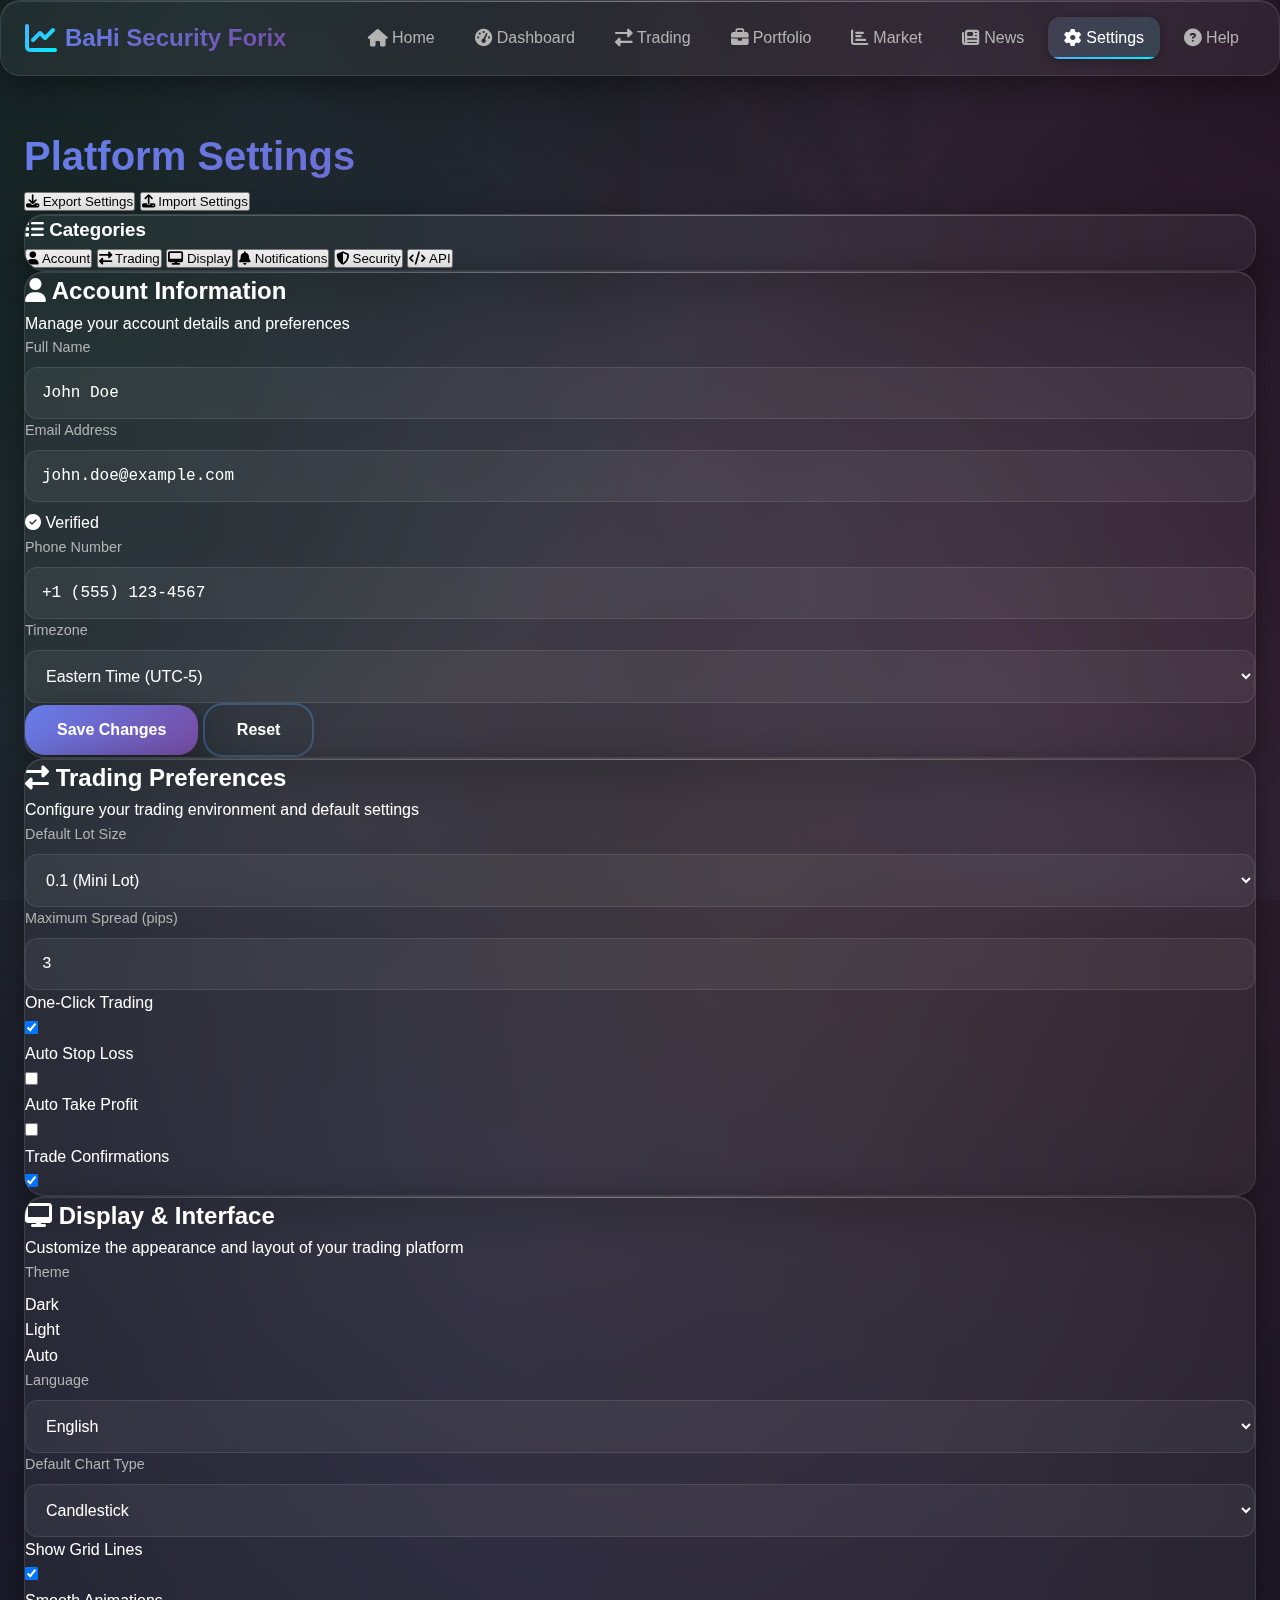
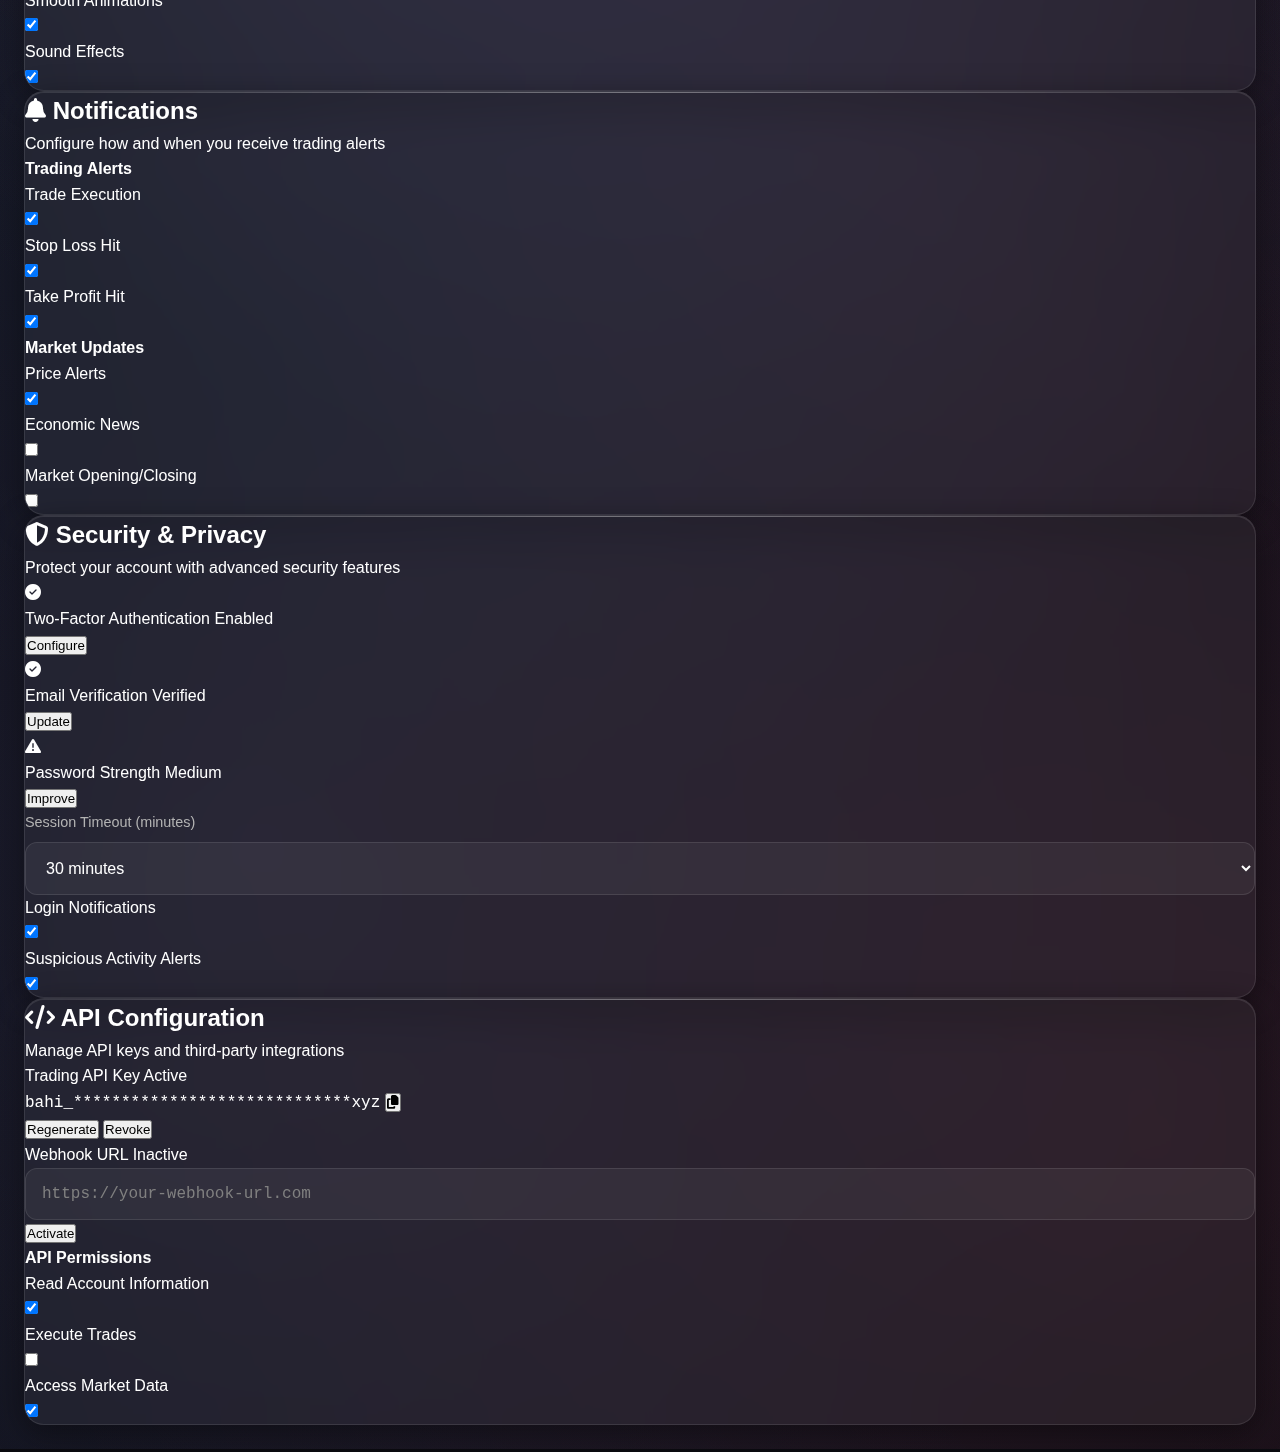
<file: settings.html>
<!DOCTYPE html>
<html lang="en">
<head>
    <meta charset="UTF-8">
    <meta name="viewport" content="width=device-width, initial-scale=1.0">
    <title>Settings - BaHi Security Forix</title>
    <link rel="stylesheet" href="styles.css">
    <link rel="stylesheet" href="animations.css">
    <link href="https://cdnjs.cloudflare.com/ajax/libs/font-awesome/6.4.0/css/all.min.css" rel="stylesheet">
</head>
<body>
    <nav class="navbar glass-effect">
        <div class="nav-container">
            <div class="nav-logo">
                <i class="fas fa-chart-line"></i>
                <span class="logo-text">BaHi Security Forix</span>
            </div>
            <ul class="nav-menu">
                <li class="nav-item">
                    <a href="index.html" class="nav-link">
                        <i class="fas fa-home"></i>
                        <span>Home</span>
                    </a>
                </li>
                <li class="nav-item">
                    <a href="dashboard.html" class="nav-link">
                        <i class="fas fa-tachometer-alt"></i>
                        <span>Dashboard</span>
                    </a>
                </li>
                <li class="nav-item">
                    <a href="trading.html" class="nav-link">
                        <i class="fas fa-exchange-alt"></i>
                        <span>Trading</span>
                    </a>
                </li>
                <li class="nav-item">
                    <a href="portfolio.html" class="nav-link">
                        <i class="fas fa-briefcase"></i>
                        <span>Portfolio</span>
                    </a>
                </li>
                <li class="nav-item">
                    <a href="market.html" class="nav-link">
                        <i class="fas fa-chart-bar"></i>
                        <span>Market</span>
                    </a>
                </li>
                <li class="nav-item">
                    <a href="news.html" class="nav-link">
                        <i class="fas fa-newspaper"></i>
                        <span>News</span>
                    </a>
                </li>
                <li class="nav-item active">
                    <a href="settings.html" class="nav-link">
                        <i class="fas fa-cog"></i>
                        <span>Settings</span>
                    </a>
                </li>
                <li class="nav-item">
                    <a href="help.html" class="nav-link">
                        <i class="fas fa-question-circle"></i>
                        <span>Help</span>
                    </a>
                </li>
            </ul>
            <div class="nav-toggle">
                <span></span>
                <span></span>
                <span></span>
            </div>
        </div>
    </nav>

    <main class="main-content settings-content">
        <div class="settings-header">
            <h1 class="page-title">Platform Settings</h1>
            <div class="settings-actions">
                <button class="settings-btn export">
                    <i class="fas fa-download"></i>
                    Export Settings
                </button>
                <button class="settings-btn import">
                    <i class="fas fa-upload"></i>
                    Import Settings
                </button>
            </div>
        </div>

        <div class="settings-layout">
            <!-- Settings Navigation -->
            <div class="settings-nav glass-effect">
                <h3><i class="fas fa-list"></i> Categories</h3>
                <div class="nav-items">
                    <button class="settings-nav-btn active" data-section="account">
                        <i class="fas fa-user"></i>
                        Account
                    </button>
                    <button class="settings-nav-btn" data-section="trading">
                        <i class="fas fa-exchange-alt"></i>
                        Trading
                    </button>
                    <button class="settings-nav-btn" data-section="display">
                        <i class="fas fa-desktop"></i>
                        Display
                    </button>
                    <button class="settings-nav-btn" data-section="notifications">
                        <i class="fas fa-bell"></i>
                        Notifications
                    </button>
                    <button class="settings-nav-btn" data-section="security">
                        <i class="fas fa-shield-alt"></i>
                        Security
                    </button>
                    <button class="settings-nav-btn" data-section="api">
                        <i class="fas fa-code"></i>
                        API
                    </button>
                </div>
            </div>

            <!-- Settings Content -->
            <div class="settings-main">
                <!-- Account Settings -->
                <div class="settings-section active" id="account">
                    <div class="section-card glass-effect">
                        <div class="section-header">
                            <h2><i class="fas fa-user"></i> Account Information</h2>
                            <p>Manage your account details and preferences</p>
                        </div>
                        <div class="section-content">
                            <div class="form-group">
                                <label for="fullName">Full Name</label>
                                <input type="text" id="fullName" class="form-input" value="John Doe" placeholder="Enter your full name">
                            </div>
                            <div class="form-group">
                                <label for="email">Email Address</label>
                                <input type="email" id="email" class="form-input" value="john.doe@example.com" placeholder="Enter your email">
                                <div class="input-status verified">
                                    <i class="fas fa-check-circle"></i>
                                    Verified
                                </div>
                            </div>
                            <div class="form-group">
                                <label for="phone">Phone Number</label>
                                <input type="tel" id="phone" class="form-input" value="+1 (555) 123-4567" placeholder="Enter your phone number">
                            </div>
                            <div class="form-group">
                                <label for="timezone">Timezone</label>
                                <select id="timezone" class="form-select">
                                    <option value="UTC-5">Eastern Time (UTC-5)</option>
                                    <option value="UTC-6">Central Time (UTC-6)</option>
                                    <option value="UTC-7">Mountain Time (UTC-7)</option>
                                    <option value="UTC-8">Pacific Time (UTC-8)</option>
                                    <option value="UTC+0">Greenwich Mean Time (UTC+0)</option>
                                </select>
                            </div>
                            <div class="form-actions">
                                <button class="btn btn-primary">Save Changes</button>
                                <button class="btn btn-secondary">Reset</button>
                            </div>
                        </div>
                    </div>
                </div>

                <!-- Trading Settings -->
                <div class="settings-section" id="trading">
                    <div class="section-card glass-effect">
                        <div class="section-header">
                            <h2><i class="fas fa-exchange-alt"></i> Trading Preferences</h2>
                            <p>Configure your trading environment and default settings</p>
                        </div>
                        <div class="section-content">
                            <div class="form-group">
                                <label for="defaultLotSize">Default Lot Size</label>
                                <select id="defaultLotSize" class="form-select">
                                    <option value="0.01">0.01 (Micro Lot)</option>
                                    <option value="0.1" selected>0.1 (Mini Lot)</option>
                                    <option value="1.0">1.0 (Standard Lot)</option>
                                </select>
                            </div>
                            <div class="form-group">
                                <label for="maxSpread">Maximum Spread (pips)</label>
                                <input type="number" id="maxSpread" class="form-input" value="3" min="1" max="10">
                            </div>
                            <div class="settings-toggle-group">
                                <div class="toggle-item">
                                    <label class="toggle-label">One-Click Trading</label>
                                    <div class="toggle-switch">
                                        <input type="checkbox" id="oneClickTrading" checked>
                                        <span class="toggle-slider"></span>
                                    </div>
                                </div>
                                <div class="toggle-item">
                                    <label class="toggle-label">Auto Stop Loss</label>
                                    <div class="toggle-switch">
                                        <input type="checkbox" id="autoStopLoss">
                                        <span class="toggle-slider"></span>
                                    </div>
                                </div>
                                <div class="toggle-item">
                                    <label class="toggle-label">Auto Take Profit</label>
                                    <div class="toggle-switch">
                                        <input type="checkbox" id="autoTakeProfit">
                                        <span class="toggle-slider"></span>
                                    </div>
                                </div>
                                <div class="toggle-item">
                                    <label class="toggle-label">Trade Confirmations</label>
                                    <div class="toggle-switch">
                                        <input type="checkbox" id="tradeConfirmations" checked>
                                        <span class="toggle-slider"></span>
                                    </div>
                                </div>
                            </div>
                        </div>
                    </div>
                </div>

                <!-- Display Settings -->
                <div class="settings-section" id="display">
                    <div class="section-card glass-effect">
                        <div class="section-header">
                            <h2><i class="fas fa-desktop"></i> Display & Interface</h2>
                            <p>Customize the appearance and layout of your trading platform</p>
                        </div>
                        <div class="section-content">
                            <div class="form-group">
                                <label for="theme">Theme</label>
                                <div class="theme-selector">
                                    <div class="theme-option active" data-theme="dark">
                                        <div class="theme-preview dark"></div>
                                        <span>Dark</span>
                                    </div>
                                    <div class="theme-option" data-theme="light">
                                        <div class="theme-preview light"></div>
                                        <span>Light</span>
                                    </div>
                                    <div class="theme-option" data-theme="auto">
                                        <div class="theme-preview auto"></div>
                                        <span>Auto</span>
                                    </div>
                                </div>
                            </div>
                            <div class="form-group">
                                <label for="language">Language</label>
                                <select id="language" class="form-select">
                                    <option value="en" selected>English</option>
                                    <option value="ar">العربية (Arabic)</option>
                                    <option value="es">Español</option>
                                    <option value="fr">Français</option>
                                    <option value="de">Deutsch</option>
                                    <option value="ja">日本語</option>
                                </select>
                            </div>
                            <div class="form-group">
                                <label for="chartType">Default Chart Type</label>
                                <select id="chartType" class="form-select">
                                    <option value="candlestick" selected>Candlestick</option>
                                    <option value="line">Line Chart</option>
                                    <option value="bar">Bar Chart</option>
                                    <option value="area">Area Chart</option>
                                </select>
                            </div>
                            <div class="settings-toggle-group">
                                <div class="toggle-item">
                                    <label class="toggle-label">Show Grid Lines</label>
                                    <div class="toggle-switch">
                                        <input type="checkbox" id="showGrid" checked>
                                        <span class="toggle-slider"></span>
                                    </div>
                                </div>
                                <div class="toggle-item">
                                    <label class="toggle-label">Smooth Animations</label>
                                    <div class="toggle-switch">
                                        <input type="checkbox" id="smoothAnimations" checked>
                                        <span class="toggle-slider"></span>
                                    </div>
                                </div>
                                <div class="toggle-item">
                                    <label class="toggle-label">Sound Effects</label>
                                    <div class="toggle-switch">
                                        <input type="checkbox" id="soundEffects" checked>
                                        <span class="toggle-slider"></span>
                                    </div>
                                </div>
                            </div>
                        </div>
                    </div>
                </div>

                <!-- Notifications Settings -->
                <div class="settings-section" id="notifications">
                    <div class="section-card glass-effect">
                        <div class="section-header">
                            <h2><i class="fas fa-bell"></i> Notifications</h2>
                            <p>Configure how and when you receive trading alerts</p>
                        </div>
                        <div class="section-content">
                            <div class="notification-category">
                                <h4>Trading Alerts</h4>
                                <div class="settings-toggle-group">
                                    <div class="toggle-item">
                                        <label class="toggle-label">Trade Execution</label>
                                        <div class="toggle-switch">
                                            <input type="checkbox" id="tradeExecution" checked>
                                            <span class="toggle-slider"></span>
                                        </div>
                                    </div>
                                    <div class="toggle-item">
                                        <label class="toggle-label">Stop Loss Hit</label>
                                        <div class="toggle-switch">
                                            <input type="checkbox" id="stopLossHit" checked>
                                            <span class="toggle-slider"></span>
                                        </div>
                                    </div>
                                    <div class="toggle-item">
                                        <label class="toggle-label">Take Profit Hit</label>
                                        <div class="toggle-switch">
                                            <input type="checkbox" id="takeProfitHit" checked>
                                            <span class="toggle-slider"></span>
                                        </div>
                                    </div>
                                </div>
                            </div>
                            <div class="notification-category">
                                <h4>Market Updates</h4>
                                <div class="settings-toggle-group">
                                    <div class="toggle-item">
                                        <label class="toggle-label">Price Alerts</label>
                                        <div class="toggle-switch">
                                            <input type="checkbox" id="priceAlerts" checked>
                                            <span class="toggle-slider"></span>
                                        </div>
                                    </div>
                                    <div class="toggle-item">
                                        <label class="toggle-label">Economic News</label>
                                        <div class="toggle-switch">
                                            <input type="checkbox" id="economicNews">
                                            <span class="toggle-slider"></span>
                                        </div>
                                    </div>
                                    <div class="toggle-item">
                                        <label class="toggle-label">Market Opening/Closing</label>
                                        <div class="toggle-switch">
                                            <input type="checkbox" id="marketHours">
                                            <span class="toggle-slider"></span>
                                        </div>
                                    </div>
                                </div>
                            </div>
                        </div>
                    </div>
                </div>

                <!-- Security Settings -->
                <div class="settings-section" id="security">
                    <div class="section-card glass-effect">
                        <div class="section-header">
                            <h2><i class="fas fa-shield-alt"></i> Security & Privacy</h2>
                            <p>Protect your account with advanced security features</p>
                        </div>
                        <div class="section-content">
                            <div class="security-status">
                                <div class="status-item">
                                    <i class="fas fa-check-circle status-icon success"></i>
                                    <div class="status-content">
                                        <span class="status-label">Two-Factor Authentication</span>
                                        <span class="status-value">Enabled</span>
                                    </div>
                                    <button class="status-action">Configure</button>
                                </div>
                                <div class="status-item">
                                    <i class="fas fa-check-circle status-icon success"></i>
                                    <div class="status-content">
                                        <span class="status-label">Email Verification</span>
                                        <span class="status-value">Verified</span>
                                    </div>
                                    <button class="status-action">Update</button>
                                </div>
                                <div class="status-item">
                                    <i class="fas fa-exclamation-triangle status-icon warning"></i>
                                    <div class="status-content">
                                        <span class="status-label">Password Strength</span>
                                        <span class="status-value">Medium</span>
                                    </div>
                                    <button class="status-action">Improve</button>
                                </div>
                            </div>
                            <div class="form-group">
                                <label for="sessionTimeout">Session Timeout (minutes)</label>
                                <select id="sessionTimeout" class="form-select">
                                    <option value="15">15 minutes</option>
                                    <option value="30" selected>30 minutes</option>
                                    <option value="60">1 hour</option>
                                    <option value="120">2 hours</option>
                                    <option value="0">Never</option>
                                </select>
                            </div>
                            <div class="settings-toggle-group">
                                <div class="toggle-item">
                                    <label class="toggle-label">Login Notifications</label>
                                    <div class="toggle-switch">
                                        <input type="checkbox" id="loginNotifications" checked>
                                        <span class="toggle-slider"></span>
                                    </div>
                                </div>
                                <div class="toggle-item">
                                    <label class="toggle-label">Suspicious Activity Alerts</label>
                                    <div class="toggle-switch">
                                        <input type="checkbox" id="suspiciousAlerts" checked>
                                        <span class="toggle-slider"></span>
                                    </div>
                                </div>
                            </div>
                        </div>
                    </div>
                </div>

                <!-- API Settings -->
                <div class="settings-section" id="api">
                    <div class="section-card glass-effect">
                        <div class="section-header">
                            <h2><i class="fas fa-code"></i> API Configuration</h2>
                            <p>Manage API keys and third-party integrations</p>
                        </div>
                        <div class="section-content">
                            <div class="api-keys">
                                <div class="api-key-item">
                                    <div class="api-info">
                                        <span class="api-name">Trading API Key</span>
                                        <span class="api-status active">Active</span>
                                    </div>
                                    <div class="api-key">
                                        <code>bahi_*****************************xyz</code>
                                        <button class="copy-btn"><i class="fas fa-copy"></i></button>
                                    </div>
                                    <div class="api-actions">
                                        <button class="api-btn regenerate">Regenerate</button>
                                        <button class="api-btn revoke">Revoke</button>
                                    </div>
                                </div>
                                <div class="api-key-item">
                                    <div class="api-info">
                                        <span class="api-name">Webhook URL</span>
                                        <span class="api-status inactive">Inactive</span>
                                    </div>
                                    <div class="api-key">
                                        <input type="url" class="form-input" placeholder="https://your-webhook-url.com">
                                    </div>
                                    <div class="api-actions">
                                        <button class="api-btn activate">Activate</button>
                                    </div>
                                </div>
                            </div>
                            <div class="api-permissions">
                                <h4>API Permissions</h4>
                                <div class="settings-toggle-group">
                                    <div class="toggle-item">
                                        <label class="toggle-label">Read Account Information</label>
                                        <div class="toggle-switch">
                                            <input type="checkbox" id="apiReadAccount" checked>
                                            <span class="toggle-slider"></span>
                                        </div>
                                    </div>
                                    <div class="toggle-item">
                                        <label class="toggle-label">Execute Trades</label>
                                        <div class="toggle-switch">
                                            <input type="checkbox" id="apiExecuteTrades">
                                            <span class="toggle-slider"></span>
                                        </div>
                                    </div>
                                    <div class="toggle-item">
                                        <label class="toggle-label">Access Market Data</label>
                                        <div class="toggle-switch">
                                            <input type="checkbox" id="apiMarketData" checked>
                                            <span class="toggle-slider"></span>
                                        </div>
                                    </div>
                                </div>
                            </div>
                        </div>
                    </div>
                </div>
            </div>
        </div>
    </main>

    <script>
        // Mobile navigation toggle
        const navToggle = document.querySelector('.nav-toggle');
        const navMenu = document.querySelector('.nav-menu');
        
        navToggle.addEventListener('click', function() {
            navMenu.classList.toggle('active');
            navToggle.classList.toggle('active');
        });

        // Settings navigation
        const settingsNavBtns = document.querySelectorAll('.settings-nav-btn');
        const settingsSections = document.querySelectorAll('.settings-section');

        settingsNavBtns.forEach(btn => {
            btn.addEventListener('click', function() {
                const targetSection = this.dataset.section;
                
                // Remove active class from all nav buttons and sections
                settingsNavBtns.forEach(b => b.classList.remove('active'));
                settingsSections.forEach(s => s.classList.remove('active'));
                
                // Add active class to clicked button and corresponding section
                this.classList.add('active');
                document.getElementById(targetSection).classList.add('active');
            });
        });

        // Theme selector
        const themeOptions = document.querySelectorAll('.theme-option');
        themeOptions.forEach(option => {
            option.addEventListener('click', function() {
                themeOptions.forEach(o => o.classList.remove('active'));
                this.classList.add('active');
                
                const theme = this.dataset.theme;
                document.body.dataset.theme = theme;
            });
        });

        // Toggle switches
        const toggleSwitches = document.querySelectorAll('.toggle-switch input');
        toggleSwitches.forEach(toggle => {
            toggle.addEventListener('change', function() {
                // Add animation to the slider
                const slider = this.nextElementSibling;
                slider.style.transform = this.checked ? 'translateX(24px)' : 'translateX(0)';
            });
        });

        // Copy API key functionality
        const copyBtns = document.querySelectorAll('.copy-btn');
        copyBtns.forEach(btn => {
            btn.addEventListener('click', function() {
                const apiKey = this.previousElementSibling.textContent;
                navigator.clipboard.writeText(apiKey).then(() => {
                    this.innerHTML = '<i class="fas fa-check"></i>';
                    setTimeout(() => {
                        this.innerHTML = '<i class="fas fa-copy"></i>';
                    }, 2000);
                });
            });
        });

        // Form validation and saving
        const saveButtons = document.querySelectorAll('.btn-primary');
        saveButtons.forEach(btn => {
            if (btn.textContent.includes('Save')) {
                btn.addEventListener('click', function() {
                    // Add loading animation
                    this.innerHTML = '<i class="fas fa-spinner fa-spin"></i> Saving...';
                    this.disabled = true;
                    
                    setTimeout(() => {
                        this.innerHTML = '<i class="fas fa-check"></i> Saved!';
                        setTimeout(() => {
                            this.innerHTML = 'Save Changes';
                            this.disabled = false;
                        }, 2000);
                    }, 1500);
                });
            }
        });

        // Initialize toggle switch positions
        toggleSwitches.forEach(toggle => {
            const slider = toggle.nextElementSibling;
            slider.style.transform = toggle.checked ? 'translateX(24px)' : 'translateX(0)';
        });
    </script>
</body>
</html>
</file>
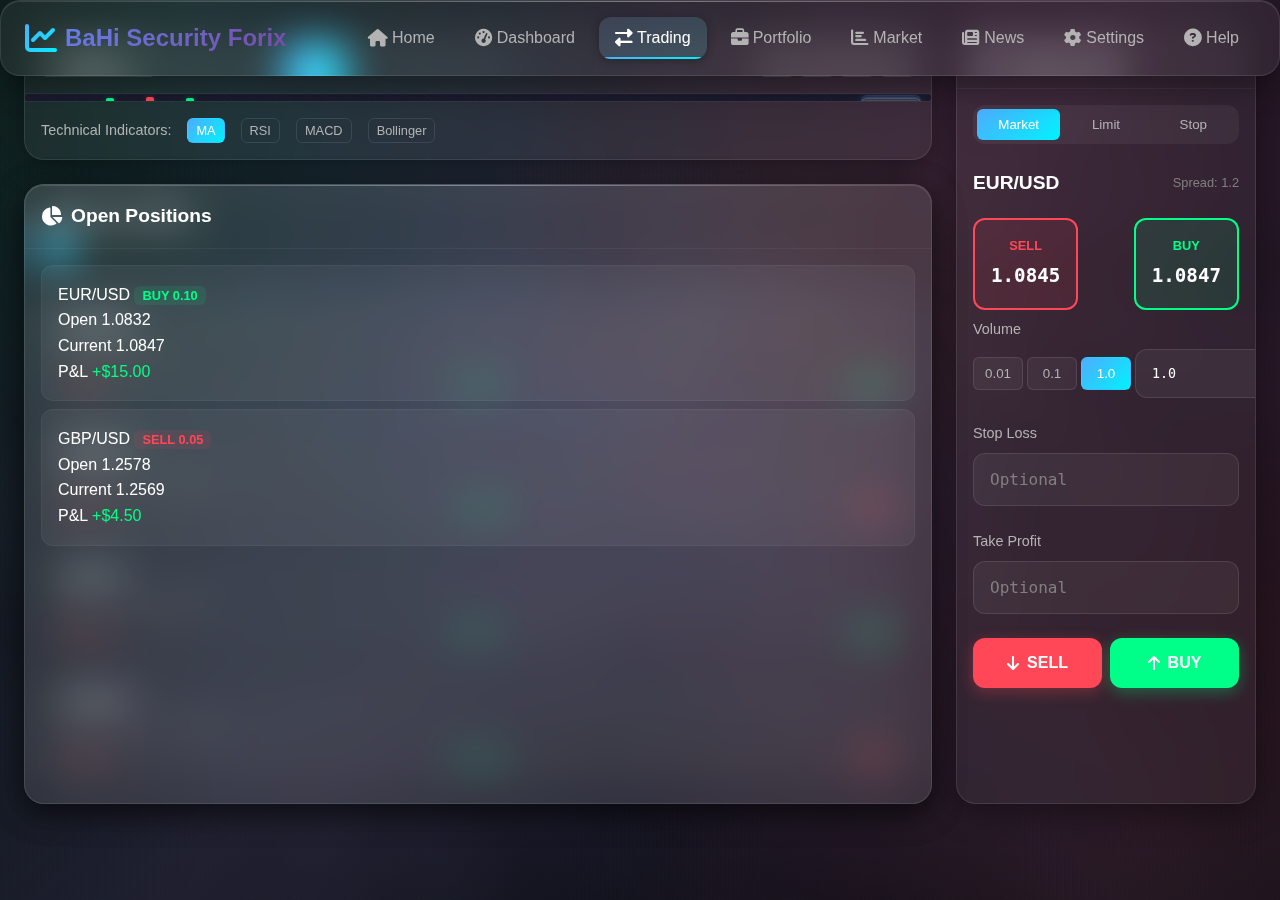
<file: trading.html>
<!DOCTYPE html>
<html lang="en">
<head>
    <meta charset="UTF-8">
    <meta name="viewport" content="width=device-width, initial-scale=1.0">
    <title>Trading - BaHi Security Forix</title>
    <link rel="stylesheet" href="styles.css">
    <link rel="stylesheet" href="animations.css">
    <link href="https://cdnjs.cloudflare.com/ajax/libs/font-awesome/6.4.0/css/all.min.css" rel="stylesheet">
</head>
<body>
    <nav class="navbar glass-effect">
        <div class="nav-container">
            <div class="nav-logo">
                <i class="fas fa-chart-line"></i>
                <span class="logo-text">BaHi Security Forix</span>
            </div>
            <ul class="nav-menu">
                <li class="nav-item">
                    <a href="index.html" class="nav-link">
                        <i class="fas fa-home"></i>
                        <span>Home</span>
                    </a>
                </li>
                <li class="nav-item">
                    <a href="dashboard.html" class="nav-link">
                        <i class="fas fa-tachometer-alt"></i>
                        <span>Dashboard</span>
                    </a>
                </li>
                <li class="nav-item active">
                    <a href="trading.html" class="nav-link">
                        <i class="fas fa-exchange-alt"></i>
                        <span>Trading</span>
                    </a>
                </li>
                <li class="nav-item">
                    <a href="portfolio.html" class="nav-link">
                        <i class="fas fa-briefcase"></i>
                        <span>Portfolio</span>
                    </a>
                </li>
                <li class="nav-item">
                    <a href="market.html" class="nav-link">
                        <i class="fas fa-chart-bar"></i>
                        <span>Market</span>
                    </a>
                </li>
                <li class="nav-item">
                    <a href="news.html" class="nav-link">
                        <i class="fas fa-newspaper"></i>
                        <span>News</span>
                    </a>
                </li>
                <li class="nav-item">
                    <a href="settings.html" class="nav-link">
                        <i class="fas fa-cog"></i>
                        <span>Settings</span>
                    </a>
                </li>
                <li class="nav-item">
                    <a href="help.html" class="nav-link">
                        <i class="fas fa-question-circle"></i>
                        <span>Help</span>
                    </a>
                </li>
            </ul>
            <div class="nav-toggle">
                <span></span>
                <span></span>
                <span></span>
            </div>
        </div>
    </nav>

    <main class="main-content trading-content">
        <div class="trading-layout">
            <!-- Chart Section -->
            <div class="chart-section glass-effect">
                <div class="chart-header">
                    <div class="chart-controls">
                        <select class="pair-selector">
                            <option value="EURUSD">EUR/USD</option>
                            <option value="GBPUSD">GBP/USD</option>
                            <option value="USDJPY">USD/JPY</option>
                            <option value="AUDUSD">AUD/USD</option>
                        </select>
                        <div class="timeframe-buttons">
                            <button class="tf-btn">1M</button>
                            <button class="tf-btn">5M</button>
                            <button class="tf-btn active">15M</button>
                            <button class="tf-btn">1H</button>
                            <button class="tf-btn">4H</button>
                            <button class="tf-btn">1D</button>
                        </div>
                    </div>
                    <div class="chart-tools">
                        <button class="tool-btn"><i class="fas fa-crosshairs"></i></button>
                        <button class="tool-btn"><i class="fas fa-pencil-alt"></i></button>
                        <button class="tool-btn"><i class="fas fa-ruler"></i></button>
                        <button class="tool-btn"><i class="fas fa-expand"></i></button>
                    </div>
                </div>
                <div class="chart-container">
                    <div class="trading-chart">
                        <div class="price-levels">
                            <div class="price-level" style="top: 20%;">1.0890</div>
                            <div class="price-level" style="top: 40%;">1.0870</div>
                            <div class="price-level current" style="top: 60%;">1.0847</div>
                            <div class="price-level" style="top: 80%;">1.0820</div>
                        </div>
                        <div class="candlesticks">
                            <div class="candlestick bullish" style="left: 10%; height: 30px; top: 50%;"></div>
                            <div class="candlestick bearish" style="left: 15%; height: 25px; top: 45%;"></div>
                            <div class="candlestick bullish" style="left: 20%; height: 35px; top: 55%;"></div>
                            <div class="candlestick bullish" style="left: 25%; height: 20px; top: 58%;"></div>
                            <div class="candlestick bearish" style="left: 30%; height: 28px; top: 52%;"></div>
                            <div class="candlestick bullish" style="left: 35%; height: 32px; top: 60%;"></div>
                            <div class="candlestick bullish" style="left: 40%; height: 18px; top: 62%;"></div>
                            <div class="candlestick bearish" style="left: 45%; height: 22px; top: 58%;"></div>
                            <div class="candlestick bullish" style="left: 50%; height: 26px; top: 63%;"></div>
                            <div class="candlestick bullish" style="left: 55%; height: 24px; top: 65%;"></div>
                        </div>
                        <div class="chart-grid"></div>
                    </div>
                </div>
                <div class="chart-indicators">
                    <div class="indicator-group">
                        <label>Technical Indicators:</label>
                        <button class="indicator-btn active">MA</button>
                        <button class="indicator-btn">RSI</button>
                        <button class="indicator-btn">MACD</button>
                        <button class="indicator-btn">Bollinger</button>
                    </div>
                </div>
            </div>

            <!-- Trading Panel -->
            <div class="trading-panel glass-effect">
                <div class="panel-header">
                    <h3><i class="fas fa-exchange-alt"></i> Trading Panel</h3>
                </div>
                <div class="panel-content">
                    <div class="trade-type-selector">
                        <button class="trade-type-btn active" data-type="market">Market</button>
                        <button class="trade-type-btn" data-type="limit">Limit</button>
                        <button class="trade-type-btn" data-type="stop">Stop</button>
                    </div>

                    <div class="symbol-info">
                        <div class="symbol-header">
                            <span class="symbol-name">EUR/USD</span>
                            <span class="symbol-spread">Spread: 1.2</span>
                        </div>
                        <div class="symbol-prices">
                            <div class="price-box sell">
                                <span class="price-label">SELL</span>
                                <span class="price-value">1.0845</span>
                            </div>
                            <div class="price-box buy">
                                <span class="price-label">BUY</span>
                                <span class="price-value">1.0847</span>
                            </div>
                        </div>
                    </div>

                    <div class="trade-form">
                        <div class="form-group">
                            <label>Volume</label>
                            <div class="volume-controls">
                                <button class="volume-btn" data-volume="0.01">0.01</button>
                                <button class="volume-btn" data-volume="0.1">0.1</button>
                                <button class="volume-btn active" data-volume="1.0">1.0</button>
                                <input type="number" class="volume-input" value="1.0" step="0.01" min="0.01">
                            </div>
                        </div>

                        <div class="form-group">
                            <label>Stop Loss</label>
                            <input type="number" class="form-input" placeholder="Optional" step="0.0001">
                        </div>

                        <div class="form-group">
                            <label>Take Profit</label>
                            <input type="number" class="form-input" placeholder="Optional" step="0.0001">
                        </div>

                        <div class="trade-actions">
                            <button class="trade-btn sell-btn">
                                <i class="fas fa-arrow-down"></i>
                                SELL
                            </button>
                            <button class="trade-btn buy-btn">
                                <i class="fas fa-arrow-up"></i>
                                BUY
                            </button>
                        </div>
                    </div>
                </div>
            </div>

            <!-- Market Watch -->
            <div class="market-watch glass-effect">
                <div class="panel-header">
                    <h3><i class="fas fa-eye"></i> Market Watch</h3>
                    <button class="add-symbol-btn"><i class="fas fa-plus"></i></button>
                </div>
                <div class="panel-content">
                    <div class="watchlist">
                        <div class="watchlist-item active">
                            <div class="symbol-info">
                                <span class="symbol">EUR/USD</span>
                                <span class="description">Euro vs US Dollar</span>
                            </div>
                            <div class="symbol-prices">
                                <span class="bid">1.0845</span>
                                <span class="ask">1.0847</span>
                                <span class="change profit">+0.12%</span>
                            </div>
                        </div>
                        <div class="watchlist-item">
                            <div class="symbol-info">
                                <span class="symbol">GBP/USD</span>
                                <span class="description">British Pound vs US Dollar</span>
                            </div>
                            <div class="symbol-prices">
                                <span class="bid">1.2567</span>
                                <span class="ask">1.2569</span>
                                <span class="change loss">-0.08%</span>
                            </div>
                        </div>
                        <div class="watchlist-item">
                            <div class="symbol-info">
                                <span class="symbol">USD/JPY</span>
                                <span class="description">US Dollar vs Japanese Yen</span>
                            </div>
                            <div class="symbol-prices">
                                <span class="bid">149.23</span>
                                <span class="ask">149.25</span>
                                <span class="change profit">+0.34%</span>
                            </div>
                        </div>
                        <div class="watchlist-item">
                            <div class="symbol-info">
                                <span class="symbol">AUD/USD</span>
                                <span class="description">Australian Dollar vs US Dollar</span>
                            </div>
                            <div class="symbol-prices">
                                <span class="bid">0.6523</span>
                                <span class="ask">0.6525</span>
                                <span class="change loss">-0.15%</span>
                            </div>
                        </div>
                    </div>
                </div>
            </div>

            <!-- Open Positions -->
            <div class="positions-panel glass-effect">
                <div class="panel-header">
                    <h3><i class="fas fa-chart-pie"></i> Open Positions</h3>
                </div>
                <div class="panel-content">
                    <div class="positions-list">
                        <div class="position-item">
                            <div class="position-info">
                                <span class="position-symbol">EUR/USD</span>
                                <span class="position-type buy">BUY 0.10</span>
                            </div>
                            <div class="position-data">
                                <div class="data-item">
                                    <span class="data-label">Open</span>
                                    <span class="data-value">1.0832</span>
                                </div>
                                <div class="data-item">
                                    <span class="data-label">Current</span>
                                    <span class="data-value">1.0847</span>
                                </div>
                                <div class="data-item">
                                    <span class="data-label">P&L</span>
                                    <span class="data-value profit">+$15.00</span>
                                </div>
                            </div>
                            <button class="close-position-btn">
                                <i class="fas fa-times"></i>
                            </button>
                        </div>
                        <div class="position-item">
                            <div class="position-info">
                                <span class="position-symbol">GBP/USD</span>
                                <span class="position-type sell">SELL 0.05</span>
                            </div>
                            <div class="position-data">
                                <div class="data-item">
                                    <span class="data-label">Open</span>
                                    <span class="data-value">1.2578</span>
                                </div>
                                <div class="data-item">
                                    <span class="data-label">Current</span>
                                    <span class="data-value">1.2569</span>
                                </div>
                                <div class="data-item">
                                    <span class="data-label">P&L</span>
                                    <span class="data-value profit">+$4.50</span>
                                </div>
                            </div>
                            <button class="close-position-btn">
                                <i class="fas fa-times"></i>
                            </button>
                        </div>
                    </div>
                </div>
            </div>
        </div>
    </main>

    <script>
        // Mobile navigation toggle
        const navToggle = document.querySelector('.nav-toggle');
        const navMenu = document.querySelector('.nav-menu');
        
        navToggle.addEventListener('click', function() {
            navMenu.classList.toggle('active');
            navToggle.classList.toggle('active');
        });

        // Timeframe buttons
        const tfBtns = document.querySelectorAll('.tf-btn');
        tfBtns.forEach(btn => {
            btn.addEventListener('click', function() {
                tfBtns.forEach(b => b.classList.remove('active'));
                this.classList.add('active');
            });
        });

        // Trade type selector
        const tradeTypeBtns = document.querySelectorAll('.trade-type-btn');
        tradeTypeBtns.forEach(btn => {
            btn.addEventListener('click', function() {
                tradeTypeBtns.forEach(b => b.classList.remove('active'));
                this.classList.add('active');
            });
        });

        // Volume controls
        const volumeBtns = document.querySelectorAll('.volume-btn');
        const volumeInput = document.querySelector('.volume-input');
        
        volumeBtns.forEach(btn => {
            btn.addEventListener('click', function() {
                volumeBtns.forEach(b => b.classList.remove('active'));
                this.classList.add('active');
                volumeInput.value = this.dataset.volume;
            });
        });

        // Trading buttons
        const sellBtn = document.querySelector('.sell-btn');
        const buyBtn = document.querySelector('.buy-btn');

        sellBtn.addEventListener('click', function() {
            this.style.transform = 'scale(0.95)';
            setTimeout(() => {
                this.style.transform = '';
                // Show trade confirmation
                alert('SELL order placed successfully!');
            }, 150);
        });

        buyBtn.addEventListener('click', function() {
            this.style.transform = 'scale(0.95)';
            setTimeout(() => {
                this.style.transform = '';
                // Show trade confirmation
                alert('BUY order placed successfully!');
            }, 150);
        });

        // Watchlist item selection
        const watchlistItems = document.querySelectorAll('.watchlist-item');
        watchlistItems.forEach(item => {
            item.addEventListener('click', function() {
                watchlistItems.forEach(i => i.classList.remove('active'));
                this.classList.add('active');
                
                // Update trading panel with selected symbol
                const symbol = this.querySelector('.symbol').textContent;
                document.querySelector('.symbol-name').textContent = symbol;
            });
        });

        // Animate candlesticks
        function animateCandlesticks() {
            const candlesticks = document.querySelectorAll('.candlestick');
            candlesticks.forEach((candle, index) => {
                setTimeout(() => {
                    candle.style.opacity = '1';
                    candle.style.transform = 'scaleY(1)';
                }, index * 100);
            });
        }

        // Initialize candlestick animation
        setTimeout(animateCandlesticks, 500);

        // Simulate real-time price updates
        function updateTradingPrices() {
            const priceElements = document.querySelectorAll('.price-value, .ask, .bid');
            priceElements.forEach(element => {
                const currentPrice = parseFloat(element.textContent);
                const change = (Math.random() - 0.5) * 0.01;
                const newPrice = (currentPrice + change).toFixed(4);
                element.textContent = newPrice;
                
                // Add flash animation
                element.style.animation = 'flash 0.3s ease-out';
                setTimeout(() => {
                    element.style.animation = '';
                }, 300);
            });
        }

        // Update prices every 2 seconds
        setInterval(updateTradingPrices, 2000);
    </script>
</body>
</html>
</file>
<file: styles.css>
/* =============================================================================
   BaHi Security Forix - Advanced Virtual Trading Platform Styles
   World-Class Design with Cutting-Edge Visual Effects
============================================================================= */

/* CSS Custom Properties */
:root {
    /* Primary Colors */
    --primary-gradient: linear-gradient(135deg, #667eea 0%, #764ba2 100%);
    --secondary-gradient: linear-gradient(135deg, #f093fb 0%, #f5576c 100%);
    --accent-gradient: linear-gradient(135deg, #4facfe 0%, #00f2fe 100%);
    
    /* Trading Colors */
    --profit-color: #00ff88;
    --profit-glow: rgba(0, 255, 136, 0.3);
    --loss-color: #ff4757;
    --loss-glow: rgba(255, 71, 87, 0.3);
    --neutral-color: #ffa502;
    --neutral-glow: rgba(255, 165, 2, 0.3);
    
    /* Background Colors */
    --bg-primary: #0a0a0f;
    --bg-secondary: #1a1a2e;
    --bg-tertiary: #16213e;
    --bg-glass: rgba(255, 255, 255, 0.05);
    --bg-glass-hover: rgba(255, 255, 255, 0.1);
    
    /* Text Colors */
    --text-primary: #ffffff;
    --text-secondary: #b3b3b3;
    --text-tertiary: #808080;
    --text-accent: #4facfe;
    
    /* Border Colors */
    --border-primary: rgba(255, 255, 255, 0.1);
    --border-secondary: rgba(255, 255, 255, 0.05);
    --border-accent: rgba(79, 172, 254, 0.3);
    
    /* Shadow Effects */
    --shadow-small: 0 2px 10px rgba(0, 0, 0, 0.3);
    --shadow-medium: 0 8px 32px rgba(0, 0, 0, 0.4);
    --shadow-large: 0 16px 64px rgba(0, 0, 0, 0.5);
    --shadow-glow: 0 0 20px rgba(79, 172, 254, 0.3);
    
    /* Spacing */
    --spacing-xs: 0.25rem;
    --spacing-sm: 0.5rem;
    --spacing-md: 1rem;
    --spacing-lg: 1.5rem;
    --spacing-xl: 2rem;
    --spacing-xxl: 3rem;
    
    /* Border Radius */
    --radius-sm: 6px;
    --radius-md: 12px;
    --radius-lg: 20px;
    --radius-xl: 30px;
    
    /* Transitions */
    --transition-fast: 0.2s ease-out;
    --transition-normal: 0.3s ease-out;
    --transition-slow: 0.5s ease-out;
    
    /* Blur Effects */
    --blur-sm: blur(10px);
    --blur-md: blur(20px);
    --blur-lg: blur(40px);
}

/* =============================================================================
   Global Styles & Reset
============================================================================= */

* {
    margin: 0;
    padding: 0;
    box-sizing: border-box;
}

*::before,
*::after {
    box-sizing: border-box;
}

html {
    font-size: 16px;
    scroll-behavior: smooth;
    overflow-x: hidden;
}

body {
    font-family: 'Inter', -apple-system, BlinkMacSystemFont, 'Segoe UI', Roboto, sans-serif;
    background: var(--bg-primary);
    background-image: 
        radial-gradient(circle at 20% 80%, rgba(120, 119, 198, 0.15) 0%, transparent 60%),
        radial-gradient(circle at 80% 20%, rgba(255, 119, 198, 0.15) 0%, transparent 60%),
        radial-gradient(circle at 40% 40%, rgba(79, 172, 254, 0.1) 0%, transparent 60%),
        radial-gradient(circle at 10% 10%, rgba(0, 255, 136, 0.08) 0%, transparent 40%),
        radial-gradient(circle at 90% 90%, rgba(255, 71, 87, 0.08) 0%, transparent 40%),
        radial-gradient(circle at 60% 30%, rgba(255, 165, 2, 0.06) 0%, transparent 30%),
        linear-gradient(45deg, rgba(79, 172, 254, 0.02) 0%, transparent 25%, rgba(255, 119, 198, 0.02) 50%, transparent 75%, rgba(120, 119, 198, 0.02) 100%);
    color: var(--text-primary);
    line-height: 1.6;
    overflow-x: hidden;
    min-height: 100vh;
    position: relative;
}

body::before {
    content: '';
    position: fixed;
    top: 0;
    left: 0;
    width: 100%;
    height: 100%;
    background: 
        linear-gradient(45deg, transparent 30%, rgba(79, 172, 254, 0.03) 50%, transparent 70%),
        linear-gradient(-45deg, transparent 30%, rgba(255, 119, 198, 0.03) 50%, transparent 70%),
        linear-gradient(135deg, rgba(0, 255, 136, 0.02) 0%, transparent 40%),
        conic-gradient(from 0deg at 50% 50%, rgba(79, 172, 254, 0.02) 0deg, transparent 60deg, rgba(255, 119, 198, 0.02) 120deg, transparent 180deg, rgba(0, 255, 136, 0.02) 240deg, transparent 300deg);
    pointer-events: none;
    z-index: -1;
    animation: backgroundShift 20s ease-in-out infinite;
}

body::after {
    content: '';
    position: fixed;
    top: 0;
    left: 0;
    width: 100%;
    height: 100%;
    background: 
        repeating-conic-gradient(from 0deg at 30% 70%, transparent 0deg, rgba(79, 172, 254, 0.01) 15deg, transparent 30deg),
        repeating-conic-gradient(from 0deg at 70% 30%, transparent 0deg, rgba(255, 119, 198, 0.01) 15deg, transparent 30deg);
    pointer-events: none;
    z-index: -1;
    animation: geometricShift 25s ease-in-out infinite reverse;
}

/* =============================================================================
   Glass Morphism Effect
============================================================================= */

.glass-effect {
    background: var(--bg-glass);
    backdrop-filter: var(--blur-md);
    -webkit-backdrop-filter: var(--blur-md);
    border: 1px solid var(--border-primary);
    border-radius: var(--radius-lg);
    box-shadow: var(--shadow-medium), inset 0 1px 0 rgba(255, 255, 255, 0.1);
    position: relative;
    overflow: hidden;
}

.glass-effect::before {
    content: '';
    position: absolute;
    top: 0;
    left: 0;
    right: 0;
    height: 1px;
    background: linear-gradient(90deg, transparent, rgba(255, 255, 255, 0.3), transparent);
    z-index: 1;
}

.glass-effect::after {
    content: '';
    position: absolute;
    top: 0;
    left: 0;
    width: 100%;
    height: 100%;
    background: linear-gradient(135deg, rgba(255, 255, 255, 0.05) 0%, transparent 30%, rgba(79, 172, 254, 0.02) 70%, transparent 100%);
    opacity: 0;
    transition: opacity 0.4s ease;
    z-index: 0;
}

.glass-effect:hover::after {
    opacity: 1;
}

.glass-effect:hover {
    background: var(--bg-glass-hover);
    border-color: var(--border-accent);
    box-shadow: var(--shadow-large), var(--shadow-glow), 0 0 40px rgba(79, 172, 254, 0.2);
    transform: translateY(-5px) scale(1.02);
    transition: all var(--transition-normal);
}

/* =============================================================================
   Loading Screen
============================================================================= */

.loading-screen {
    position: fixed;
    top: 0;
    left: 0;
    width: 100%;
    height: 100%;
    background: var(--bg-primary);
    display: flex;
    align-items: center;
    justify-content: center;
    z-index: 10000;
    transition: opacity 0.5s ease-out;
}

.loader {
    text-align: center;
    position: relative;
}

.loader-ring {
    width: 80px;
    height: 80px;
    border: 3px solid transparent;
    border-top: 3px solid var(--text-accent);
    border-radius: 50%;
    margin: 0 auto var(--spacing-lg);
    position: relative;
}

.loader-ring::before {
    content: '';
    position: absolute;
    top: -3px;
    left: -3px;
    right: -3px;
    bottom: -3px;
    border: 3px solid transparent;
    border-top: 3px solid rgba(79, 172, 254, 0.3);
    border-radius: 50%;
}

.loader-text {
    font-size: 1.5rem;
    font-weight: 600;
    background: var(--primary-gradient);
    -webkit-background-clip: text;
    -webkit-text-fill-color: transparent;
    background-clip: text;
}

/* =============================================================================
   Navigation Bar
============================================================================= */

.navbar {
    position: fixed;
    top: 0;
    left: 0;
    right: 0;
    z-index: 1000;
    padding: var(--spacing-md) 0;
    transition: all var(--transition-normal);
}

.nav-container {
    max-width: 1400px;
    margin: 0 auto;
    padding: 0 var(--spacing-lg);
    display: flex;
    align-items: center;
    justify-content: space-between;
}

.nav-logo {
    display: flex;
    align-items: center;
    gap: var(--spacing-sm);
    font-size: 1.5rem;
    font-weight: 700;
    color: var(--text-primary);
    text-decoration: none;
}

.nav-logo i {
    font-size: 2rem;
    background: var(--accent-gradient);
    -webkit-background-clip: text;
    -webkit-text-fill-color: transparent;
    background-clip: text;
}

.logo-text {
    background: var(--primary-gradient);
    -webkit-background-clip: text;
    -webkit-text-fill-color: transparent;
    background-clip: text;
}

.nav-menu {
    display: flex;
    list-style: none;
    gap: var(--spacing-sm);
}

.nav-item {
    position: relative;
}

.nav-link {
    display: flex;
    align-items: center;
    gap: var(--spacing-xs);
    padding: var(--spacing-sm) var(--spacing-md);
    color: var(--text-secondary);
    text-decoration: none;
    border-radius: var(--radius-md);
    transition: all var(--transition-fast);
    position: relative;
    overflow: hidden;
}

.nav-link::before {
    content: '';
    position: absolute;
    top: 0;
    left: -100%;
    width: 100%;
    height: 100%;
    background: var(--accent-gradient);
    opacity: 0;
    transition: all var(--transition-normal);
    z-index: -1;
}

.nav-link:hover::before,
.nav-item.active .nav-link::before {
    left: 0;
    opacity: 0.1;
}

.nav-link:hover,
.nav-item.active .nav-link {
    color: var(--text-primary);
    background: var(--bg-glass);
    box-shadow: var(--shadow-small);
}

.nav-link i {
    font-size: 1.1rem;
}

.nav-toggle {
    display: none;
    flex-direction: column;
    cursor: pointer;
    gap: 4px;
}

.nav-toggle span {
    width: 25px;
    height: 3px;
    background: var(--text-primary);
    border-radius: 2px;
    transition: all var(--transition-fast);
}

/* =============================================================================
   Main Content Layout
============================================================================= */

.main-content {
    margin-top: 100px;
    min-height: calc(100vh - 100px);
    padding: var(--spacing-lg);
}

.container {
    max-width: 1400px;
    margin: 0 auto;
    padding: 0 var(--spacing-lg);
}

/* =============================================================================
   Hero Section
============================================================================= */

.hero-section {
    position: relative;
    min-height: 90vh;
    display: flex;
    align-items: center;
    justify-content: center;
    text-align: center;
    overflow: hidden;
}

.hero-background {
    position: absolute;
    top: 0;
    left: 0;
    width: 100%;
    height: 100%;
    z-index: -1;
}

.floating-particles {
    position: absolute;
    width: 100%;
    height: 100%;
    background-image: 
        radial-gradient(circle at 25% 25%, var(--profit-glow) 0%, transparent 3%),
        radial-gradient(circle at 75% 75%, var(--loss-glow) 0%, transparent 3%),
        radial-gradient(circle at 50% 50%, var(--neutral-glow) 0%, transparent 2%),
        radial-gradient(circle at 10% 60%, rgba(79, 172, 254, 0.15) 0%, transparent 4%),
        radial-gradient(circle at 90% 40%, rgba(255, 119, 198, 0.15) 0%, transparent 4%),
        radial-gradient(circle at 30% 90%, rgba(120, 119, 198, 0.1) 0%, transparent 3%);
    background-size: 120px 120px, 180px 180px, 100px 100px, 200px 200px, 160px 160px, 140px 140px;
    opacity: 0.8;
}

.cosmic-background {
    position: absolute;
    width: 100%;
    height: 100%;
    background: 
        conic-gradient(from 0deg at 20% 30%, rgba(79, 172, 254, 0.1) 0deg, transparent 90deg, rgba(255, 119, 198, 0.08) 180deg, transparent 270deg),
        conic-gradient(from 180deg at 80% 70%, rgba(0, 255, 136, 0.06) 0deg, transparent 120deg, rgba(255, 165, 2, 0.05) 240deg, transparent 360deg);
    background-size: 400px 400px, 350px 350px;
    opacity: 0.6;
}

.energy-waves {
    position: absolute;
    width: 100%;
    height: 100%;
    background: 
        linear-gradient(45deg, transparent 40%, rgba(79, 172, 254, 0.03) 50%, transparent 60%),
        linear-gradient(-45deg, transparent 40%, rgba(255, 119, 198, 0.03) 50%, transparent 60%),
        linear-gradient(135deg, transparent 30%, rgba(0, 255, 136, 0.02) 50%, transparent 70%);
    background-size: 300px 300px, 250px 250px, 400px 400px;
    opacity: 0.7;
}

.hero-content {
    max-width: 800px;
    z-index: 1;
}

.hero-title {
    margin-bottom: var(--spacing-lg);
}

.title-main {
    display: block;
    font-size: clamp(2.5rem, 5vw, 4rem);
    font-weight: 800;
    background: linear-gradient(45deg, #667eea, #764ba2, #f093fb, #f5576c, #4facfe, #00f2fe);
    background-size: 300% 300%;
    -webkit-background-clip: text;
    -webkit-text-fill-color: transparent;
    background-clip: text;
    margin-bottom: var(--spacing-sm);
    animation: cyberGlow 4s ease-in-out infinite, gradientFlow 6s ease infinite;
    position: relative;
}

.title-main::before {
    content: attr(data-text);
    position: absolute;
    top: 0;
    left: 0;
    width: 100%;
    height: 100%;
    background: linear-gradient(45deg, transparent, rgba(79, 172, 254, 0.1), transparent);
    -webkit-background-clip: text;
    -webkit-text-fill-color: transparent;
    background-clip: text;
    animation: hologramScan 8s linear infinite;
    z-index: -1;
}

.title-sub {
    display: block;
    font-size: clamp(1.2rem, 2.5vw, 1.8rem);
    font-weight: 300;
    color: var(--text-secondary);
}

.quantum-text {
    animation: quantumPhase 5s ease-in-out infinite;
    background: linear-gradient(45deg, var(--text-secondary), var(--text-accent), var(--text-secondary));
    background-size: 200% 200%;
    -webkit-background-clip: text;
    -webkit-text-fill-color: transparent;
    background-clip: text;
}

.hero-description {
    font-size: 1.2rem;
    color: var(--text-secondary);
    margin-bottom: var(--spacing-xxl);
    line-height: 1.8;
}

.hero-buttons {
    display: flex;
    gap: var(--spacing-lg);
    justify-content: center;
    flex-wrap: wrap;
}

/* =============================================================================
   Buttons
============================================================================= */

.btn {
    display: inline-flex;
    align-items: center;
    gap: var(--spacing-sm);
    padding: var(--spacing-md) var(--spacing-xl);
    border: none;
    border-radius: var(--radius-lg);
    font-size: 1rem;
    font-weight: 600;
    text-decoration: none;
    cursor: pointer;
    transition: all var(--transition-normal);
    position: relative;
    overflow: hidden;
    white-space: nowrap;
}

.btn::before {
    content: '';
    position: absolute;
    top: 0;
    left: -100%;
    width: 100%;
    height: 100%;
    background: linear-gradient(90deg, transparent, rgba(255, 255, 255, 0.2), transparent);
    transition: all var(--transition-slow);
}

.btn:hover::before {
    left: 100%;
}

.btn-primary {
    background: var(--primary-gradient);
    color: white;
    box-shadow: var(--shadow-medium);
    position: relative;
    overflow: hidden;
}

.btn-primary::before {
    content: '';
    position: absolute;
    top: 0;
    left: 0;
    width: 100%;
    height: 100%;
    background: linear-gradient(45deg, transparent 30%, rgba(255, 255, 255, 0.1) 50%, transparent 70%);
    transform: translateX(-100%);
    transition: transform 0.6s ease;
}

.btn-primary:hover::before {
    transform: translateX(100%);
}

.btn-primary:hover {
    transform: translateY(-5px) scale(1.05);
    box-shadow: 
        var(--shadow-large), 
        0 0 40px rgba(102, 126, 234, 0.6),
        0 0 60px rgba(102, 126, 234, 0.3),
        inset 0 0 20px rgba(255, 255, 255, 0.1);
}

.btn-secondary {
    background: transparent;
    color: var(--text-primary);
    border: 2px solid var(--border-accent);
    position: relative;
    overflow: hidden;
}

.btn-secondary::before {
    content: '';
    position: absolute;
    top: 0;
    left: 0;
    width: 100%;
    height: 100%;
    background: var(--accent-gradient);
    transform: scale(0);
    transition: transform 0.5s ease;
    border-radius: inherit;
}

.btn-secondary:hover::before {
    transform: scale(1);
}

.btn-secondary:hover {
    border-color: transparent;
    transform: translateY(-5px) rotateX(10deg);
    box-shadow: 
        var(--shadow-large),
        0 0 30px rgba(79, 172, 254, 0.5),
        0 0 50px rgba(79, 172, 254, 0.2);
    color: white;
}

/* =============================================================================
   Advanced Button Effects
============================================================================= */

.mega-button {
    position: relative;
    overflow: hidden;
    background: linear-gradient(45deg, #667eea, #764ba2, #667eea);
    background-size: 200% 200%;
    animation: gradientFlow 3s ease infinite;
}

.button-energy {
    position: absolute;
    top: 0;
    left: 0;
    width: 100%;
    height: 100%;
    background: radial-gradient(circle at center, rgba(255, 255, 255, 0.3) 0%, transparent 70%);
    transform: scale(0);
    transition: transform 0.6s ease;
    border-radius: inherit;
}

.mega-button:hover .button-energy {
    transform: scale(1.5);
    animation: energyPulse 1s ease-in-out infinite;
}

.holographic-btn {
    position: relative;
    background: linear-gradient(45deg, rgba(79, 172, 254, 0.1), rgba(255, 119, 198, 0.1));
    backdrop-filter: blur(10px);
}

.button-ripple {
    position: absolute;
    top: 50%;
    left: 50%;
    width: 0;
    height: 0;
    background: radial-gradient(circle, rgba(79, 172, 254, 0.4) 0%, transparent 70%);
    border-radius: 50%;
    transform: translate(-50%, -50%);
    transition: width 0.8s ease, height 0.8s ease;
}

.holographic-btn:hover .button-ripple {
    width: 200px;
    height: 200px;
    animation: rippleEffect 1.5s ease-in-out infinite;
}

/* =============================================================================
   Features Section
============================================================================= */

.features-section {
    padding: var(--spacing-xxl) 0;
}

.section-title {
    text-align: center;
    font-size: 3rem;
    font-weight: 700;
    margin-bottom: var(--spacing-xxl);
    background: var(--primary-gradient);
    -webkit-background-clip: text;
    -webkit-text-fill-color: transparent;
    background-clip: text;
}

.features-grid {
    display: grid;
    grid-template-columns: repeat(auto-fit, minmax(300px, 1fr));
    gap: var(--spacing-xl);
    margin-top: var(--spacing-xxl);
}

.feature-card {
    padding: var(--spacing-xl);
    text-align: center;
    position: relative;
}

.feature-icon {
    width: 80px;
    height: 80px;
    margin: 0 auto var(--spacing-lg);
    background: var(--accent-gradient);
    border-radius: 50%;
    display: flex;
    align-items: center;
    justify-content: center;
    font-size: 2rem;
    color: white;
    box-shadow: 
        var(--shadow-medium),
        0 0 20px rgba(79, 172, 254, 0.3),
        inset 0 2px 10px rgba(255, 255, 255, 0.2);
    position: relative;
    overflow: hidden;
}

.feature-icon::before {
    content: '';
    position: absolute;
    top: -50%;
    left: -50%;
    width: 200%;
    height: 200%;
    background: conic-gradient(from 0deg, transparent, rgba(255, 255, 255, 0.3), transparent);
    animation: spin 3s linear infinite;
    opacity: 0;
    transition: opacity 0.3s ease;
}

.feature-card:hover .feature-icon::before {
    opacity: 1;
}

.feature-card h3 {
    font-size: 1.5rem;
    font-weight: 600;
    margin-bottom: var(--spacing-md);
    color: var(--text-primary);
}

.feature-card p {
    color: var(--text-secondary);
    margin-bottom: var(--spacing-lg);
    line-height: 1.6;
}

.feature-link {
    display: inline-flex;
    align-items: center;
    justify-content: center;
    width: 50px;
    height: 50px;
    background: var(--bg-glass);
    border: 1px solid var(--border-primary);
    border-radius: 50%;
    color: var(--text-accent);
    text-decoration: none;
    transition: all var(--transition-normal);
}

.feature-link:hover {
    background: var(--accent-gradient);
    color: white;
    transform: scale(1.1);
    box-shadow: var(--shadow-glow);
}

.hover-lift:hover {
    transform: translateY(-10px);
}

/* =============================================================================
   Stats Section
============================================================================= */

.stats-section {
    padding: var(--spacing-xxl) 0;
    background: var(--bg-glass);
    border-radius: var(--radius-xl);
    margin: var(--spacing-xxl) 0;
}

.stats-grid {
    display: grid;
    grid-template-columns: repeat(auto-fit, minmax(200px, 1fr));
    gap: var(--spacing-xl);
}

.stat-card {
    text-align: center;
    padding: var(--spacing-xl);
}

.stat-number {
    font-size: 3rem;
    font-weight: 800;
    background: var(--accent-gradient);
    -webkit-background-clip: text;
    -webkit-text-fill-color: transparent;
    background-clip: text;
    display: block;
    margin-bottom: var(--spacing-sm);
}

.stat-label {
    color: var(--text-secondary);
    font-weight: 500;
    text-transform: uppercase;
    letter-spacing: 1px;
}

/* =============================================================================
   Dashboard Styles
============================================================================= */

.dashboard-content {
    max-width: 1600px;
    margin: 0 auto;
}

.dashboard-header {
    display: flex;
    justify-content: space-between;
    align-items: center;
    margin-bottom: var(--spacing-xl);
    flex-wrap: wrap;
    gap: var(--spacing-md);
}

.page-title {
    font-size: 2.5rem;
    font-weight: 700;
    background: var(--primary-gradient);
    -webkit-background-clip: text;
    -webkit-text-fill-color: transparent;
    background-clip: text;
}

.dashboard-controls {
    display: flex;
    gap: var(--spacing-md);
    align-items: center;
}

.time-selector {
    display: flex;
    gap: var(--spacing-xs);
    background: var(--bg-glass);
    padding: var(--spacing-xs);
    border-radius: var(--radius-md);
    border: 1px solid var(--border-primary);
}

.time-btn {
    padding: var(--spacing-sm) var(--spacing-md);
    background: transparent;
    border: none;
    color: var(--text-secondary);
    border-radius: var(--radius-sm);
    cursor: pointer;
    transition: all var(--transition-fast);
    font-weight: 500;
}

.time-btn.active,
.time-btn:hover {
    background: var(--accent-gradient);
    color: white;
}

.refresh-btn {
    display: flex;
    align-items: center;
    gap: var(--spacing-sm);
    padding: var(--spacing-sm) var(--spacing-md);
    background: var(--bg-glass);
    border: 1px solid var(--border-primary);
    border-radius: var(--radius-md);
    color: var(--text-primary);
    cursor: pointer;
    transition: all var(--transition-fast);
}

.refresh-btn:hover {
    background: var(--bg-glass-hover);
    border-color: var(--border-accent);
}

.dashboard-grid {
    display: grid;
    grid-template-columns: repeat(auto-fit, minmax(400px, 1fr));
    gap: var(--spacing-lg);
}

.dashboard-card {
    padding: var(--spacing-lg);
}

.card-header {
    display: flex;
    justify-content: space-between;
    align-items: center;
    margin-bottom: var(--spacing-lg);
    padding-bottom: var(--spacing-md);
    border-bottom: 1px solid var(--border-secondary);
}

.card-header h3 {
    display: flex;
    align-items: center;
    gap: var(--spacing-sm);
    font-size: 1.3rem;
    font-weight: 600;
    color: var(--text-primary);
}

.card-actions {
    display: flex;
    gap: var(--spacing-sm);
}

.action-btn {
    width: 36px;
    height: 36px;
    background: var(--bg-glass);
    border: 1px solid var(--border-primary);
    border-radius: var(--radius-sm);
    color: var(--text-secondary);
    cursor: pointer;
    display: flex;
    align-items: center;
    justify-content: center;
    transition: all var(--transition-fast);
}

.action-btn:hover {
    background: var(--accent-gradient);
    color: white;
    border-color: transparent;
}

/* =============================================================================
   Balance Display
============================================================================= */

.balance-display {
    display: grid;
    grid-template-columns: repeat(auto-fit, minmax(150px, 1fr));
    gap: var(--spacing-md);
    margin-bottom: var(--spacing-lg);
}

.balance-item {
    text-align: center;
    padding: var(--spacing-md);
    background: var(--bg-glass);
    border-radius: var(--radius-md);
    border: 1px solid var(--border-secondary);
}

.balance-label {
    display: block;
    font-size: 0.85rem;
    color: var(--text-tertiary);
    margin-bottom: var(--spacing-xs);
    text-transform: uppercase;
    letter-spacing: 0.5px;
}

.balance-amount {
    display: block;
    font-size: 1.2rem;
    font-weight: 700;
    color: var(--text-primary);
}

.balance-amount.profit {
    color: var(--profit-color);
    text-shadow: 0 0 10px var(--profit-glow);
}

.balance-amount.loss {
    color: var(--loss-color);
    text-shadow: 0 0 10px var(--loss-glow);
}

/* =============================================================================
   Market List
============================================================================= */

.market-list {
    display: flex;
    flex-direction: column;
    gap: var(--spacing-sm);
}

.market-item {
    display: flex;
    justify-content: space-between;
    align-items: center;
    padding: var(--spacing-md);
    background: var(--bg-glass);
    border: 1px solid var(--border-secondary);
    border-radius: var(--radius-md);
    transition: all var(--transition-fast);
}

.market-item:hover {
    background: var(--bg-glass-hover);
    border-color: var(--border-accent);
    transform: translateX(5px);
}

.pair-info {
    display: flex;
    flex-direction: column;
    gap: var(--spacing-xs);
}

.pair-name {
    font-weight: 600;
    font-size: 1.1rem;
    color: var(--text-primary);
}

.pair-desc {
    font-size: 0.85rem;
    color: var(--text-tertiary);
}

.pair-prices {
    display: flex;
    align-items: center;
    gap: var(--spacing-md);
    text-align: right;
}

.bid-price,
.ask-price {
    font-family: 'Fira Code', monospace;
    font-weight: 600;
    font-size: 1rem;
}

.bid-price {
    color: var(--loss-color);
}

.ask-price {
    color: var(--profit-color);
}

.ask-price.profit {
    color: var(--profit-color);
}

.ask-price.loss {
    color: var(--loss-color);
}

.price-change {
    font-size: 0.85rem;
    font-weight: 600;
    padding: var(--spacing-xs) var(--spacing-sm);
    border-radius: var(--radius-sm);
}

.price-change.profit {
    color: var(--profit-color);
    background: rgba(0, 255, 136, 0.1);
}

.price-change.loss {
    color: var(--loss-color);
    background: rgba(255, 71, 87, 0.1);
}

/* =============================================================================
   Trading Interface
============================================================================= */

.trading-content {
    max-width: 1800px;
    margin: 0 auto;
}

.trading-layout {
    display: grid;
    grid-template-columns: 1fr 300px;
    grid-template-rows: 1fr auto;
    gap: var(--spacing-lg);
    height: calc(100vh - 120px);
    grid-template-areas:
        "chart panel"
        "positions panel";
}

.chart-section {
    grid-area: chart;
    display: flex;
    flex-direction: column;
}

.trading-panel {
    grid-area: panel;
    display: flex;
    flex-direction: column;
}

.market-watch {
    grid-area: positions;
    display: flex;
    flex-direction: column;
}

.positions-panel {
    grid-area: positions;
    display: flex;
    flex-direction: column;
}

.chart-header {
    display: flex;
    justify-content: space-between;
    align-items: center;
    padding: var(--spacing-md);
    border-bottom: 1px solid var(--border-secondary);
}

.chart-controls {
    display: flex;
    gap: var(--spacing-md);
    align-items: center;
}

.pair-selector {
    padding: var(--spacing-sm) var(--spacing-md);
    background: var(--bg-glass);
    border: 1px solid var(--border-primary);
    border-radius: var(--radius-sm);
    color: var(--text-primary);
    font-weight: 600;
}

.timeframe-buttons {
    display: flex;
    gap: var(--spacing-xs);
}

.tf-btn {
    padding: var(--spacing-sm) var(--spacing-md);
    background: transparent;
    border: 1px solid var(--border-primary);
    border-radius: var(--radius-sm);
    color: var(--text-secondary);
    cursor: pointer;
    transition: all var(--transition-fast);
    font-weight: 500;
}

.tf-btn.active,
.tf-btn:hover {
    background: var(--accent-gradient);
    color: white;
    border-color: transparent;
}

.chart-tools {
    display: flex;
    gap: var(--spacing-xs);
}

.tool-btn {
    width: 36px;
    height: 36px;
    background: var(--bg-glass);
    border: 1px solid var(--border-primary);
    border-radius: var(--radius-sm);
    color: var(--text-secondary);
    cursor: pointer;
    display: flex;
    align-items: center;
    justify-content: center;
    transition: all var(--transition-fast);
}

.tool-btn:hover {
    background: var(--accent-gradient);
    color: white;
    border-color: transparent;
}

/* =============================================================================
   Chart Container
============================================================================= */

.chart-container {
    flex: 1;
    position: relative;
    background: var(--bg-secondary);
    border-radius: var(--radius-md);
    overflow: hidden;
}

.trading-chart {
    width: 100%;
    height: 100%;
    position: relative;
    background: linear-gradient(45deg, transparent 49%, rgba(255, 255, 255, 0.02) 50%, transparent 51%);
    background-size: 20px 20px;
}

.price-levels {
    position: absolute;
    right: 10px;
    top: 0;
    bottom: 0;
    width: 80px;
    z-index: 10;
}

.price-level {
    position: absolute;
    right: 0;
    font-family: 'Fira Code', monospace;
    font-size: 0.8rem;
    color: var(--text-tertiary);
    background: var(--bg-glass);
    padding: 2px 6px;
    border-radius: var(--radius-sm);
    border: 1px solid var(--border-secondary);
}

.price-level.current {
    color: var(--text-accent);
    border-color: var(--border-accent);
    box-shadow: 0 0 10px rgba(79, 172, 254, 0.3);
}

.candlesticks {
    position: absolute;
    top: 0;
    left: 0;
    right: 100px;
    bottom: 0;
}

.candlestick {
    position: absolute;
    width: 8px;
    border-radius: 2px;
    opacity: 0;
    transform: scaleY(0);
    transform-origin: bottom;
    transition: all var(--transition-slow);
}

.candlestick.bullish {
    background: var(--profit-color);
    box-shadow: 0 0 5px var(--profit-glow);
}

.candlestick.bearish {
    background: var(--loss-color);
    box-shadow: 0 0 5px var(--loss-glow);
}

.chart-grid {
    position: absolute;
    top: 0;
    left: 0;
    right: 0;
    bottom: 0;
    background-image: 
        linear-gradient(90deg, var(--border-secondary) 1px, transparent 1px),
        linear-gradient(180deg, var(--border-secondary) 1px, transparent 1px);
    background-size: 50px 30px;
    opacity: 0.3;
}

.chart-indicators {
    padding: var(--spacing-md);
    border-top: 1px solid var(--border-secondary);
}

.indicator-group {
    display: flex;
    align-items: center;
    gap: var(--spacing-md);
}

.indicator-group label {
    color: var(--text-secondary);
    font-size: 0.9rem;
    font-weight: 500;
}

.indicator-btn {
    padding: var(--spacing-xs) var(--spacing-sm);
    background: transparent;
    border: 1px solid var(--border-primary);
    border-radius: var(--radius-sm);
    color: var(--text-secondary);
    cursor: pointer;
    transition: all var(--transition-fast);
    font-size: 0.8rem;
    font-weight: 500;
}

.indicator-btn.active,
.indicator-btn:hover {
    background: var(--accent-gradient);
    color: white;
    border-color: transparent;
}

/* =============================================================================
   Trading Panel
============================================================================= */

.panel-header {
    padding: var(--spacing-md);
    border-bottom: 1px solid var(--border-secondary);
}

.panel-header h3 {
    display: flex;
    align-items: center;
    gap: var(--spacing-sm);
    color: var(--text-primary);
    font-size: 1.2rem;
    font-weight: 600;
}

.panel-content {
    padding: var(--spacing-md);
    flex: 1;
}

.trade-type-selector {
    display: flex;
    gap: var(--spacing-xs);
    margin-bottom: var(--spacing-lg);
    background: var(--bg-glass);
    padding: var(--spacing-xs);
    border-radius: var(--radius-md);
}

.trade-type-btn {
    flex: 1;
    padding: var(--spacing-sm);
    background: transparent;
    border: none;
    color: var(--text-secondary);
    border-radius: var(--radius-sm);
    cursor: pointer;
    transition: all var(--transition-fast);
    font-weight: 500;
}

.trade-type-btn.active,
.trade-type-btn:hover {
    background: var(--accent-gradient);
    color: white;
}

.symbol-info {
    margin-bottom: var(--spacing-lg);
}

.symbol-header {
    display: flex;
    justify-content: space-between;
    align-items: center;
    margin-bottom: var(--spacing-md);
}

.symbol-name {
    font-size: 1.2rem;
    font-weight: 700;
    color: var(--text-primary);
}

.symbol-spread {
    font-size: 0.8rem;
    color: var(--text-tertiary);
}

.symbol-prices {
    display: grid;
    grid-template-columns: 1fr 1fr;
    gap: var(--spacing-sm);
}

.price-box {
    padding: var(--spacing-md);
    border-radius: var(--radius-md);
    text-align: center;
    border: 2px solid transparent;
    transition: all var(--transition-fast);
}

.price-box.sell {
    background: rgba(255, 71, 87, 0.1);
    border-color: var(--loss-color);
}

.price-box.buy {
    background: rgba(0, 255, 136, 0.1);
    border-color: var(--profit-color);
}

.price-label {
    display: block;
    font-size: 0.8rem;
    font-weight: 600;
    text-transform: uppercase;
    margin-bottom: var(--spacing-xs);
}

.price-box.sell .price-label {
    color: var(--loss-color);
}

.price-box.buy .price-label {
    color: var(--profit-color);
}

.price-value {
    display: block;
    font-family: 'Fira Code', monospace;
    font-size: 1.2rem;
    font-weight: 700;
    color: var(--text-primary);
}

.trade-form {
    display: flex;
    flex-direction: column;
    gap: var(--spacing-lg);
}

.form-group {
    display: flex;
    flex-direction: column;
    gap: var(--spacing-sm);
}

.form-group label {
    color: var(--text-secondary);
    font-weight: 500;
    font-size: 0.9rem;
}

.volume-controls {
    display: flex;
    gap: var(--spacing-xs);
    align-items: center;
}

.volume-btn {
    padding: var(--spacing-sm);
    background: var(--bg-glass);
    border: 1px solid var(--border-primary);
    border-radius: var(--radius-sm);
    color: var(--text-secondary);
    cursor: pointer;
    transition: all var(--transition-fast);
    font-weight: 500;
    min-width: 50px;
}

.volume-btn.active,
.volume-btn:hover {
    background: var(--accent-gradient);
    color: white;
    border-color: transparent;
}

.volume-input,
.form-input {
    padding: var(--spacing-md);
    background: var(--bg-glass);
    border: 1px solid var(--border-primary);
    border-radius: var(--radius-md);
    color: var(--text-primary);
    font-family: 'Fira Code', monospace;
    transition: all var(--transition-fast);
}

.volume-input:focus,
.form-input:focus {
    outline: none;
    border-color: var(--border-accent);
    box-shadow: 0 0 10px rgba(79, 172, 254, 0.2);
}

.trade-actions {
    display: grid;
    grid-template-columns: 1fr 1fr;
    gap: var(--spacing-sm);
}

.trade-btn {
    display: flex;
    align-items: center;
    justify-content: center;
    gap: var(--spacing-sm);
    padding: var(--spacing-md);
    border: none;
    border-radius: var(--radius-md);
    font-weight: 700;
    font-size: 1rem;
    cursor: pointer;
    transition: all var(--transition-fast);
    text-transform: uppercase;
}

.sell-btn {
    background: var(--loss-color);
    color: white;
    box-shadow: 0 4px 15px var(--loss-glow);
}

.sell-btn:hover {
    background: #ff3742;
    transform: translateY(-2px);
    box-shadow: 0 8px 25px var(--loss-glow);
}

.buy-btn {
    background: var(--profit-color);
    color: white;
    box-shadow: 0 4px 15px var(--profit-glow);
}

.buy-btn:hover {
    background: #00e67d;
    transform: translateY(-2px);
    box-shadow: 0 8px 25px var(--profit-glow);
}

/* =============================================================================
   Positions & Watchlist
============================================================================= */

.watchlist,
.positions-list {
    display: flex;
    flex-direction: column;
    gap: var(--spacing-sm);
}

.watchlist-item,
.position-item {
    padding: var(--spacing-md);
    background: var(--bg-glass);
    border: 1px solid var(--border-secondary);
    border-radius: var(--radius-md);
    transition: all var(--transition-fast);
    cursor: pointer;
}

.watchlist-item:hover,
.position-item:hover {
    background: var(--bg-glass-hover);
    border-color: var(--border-accent);
}

.watchlist-item.active {
    border-color: var(--border-accent);
    box-shadow: 0 0 15px rgba(79, 172, 254, 0.2);
}

.symbol-info {
    display: flex;
    flex-direction: column;
    gap: var(--spacing-xs);
    margin-bottom: var(--spacing-sm);
}

.symbol {
    font-weight: 600;
    color: var(--text-primary);
    font-size: 1rem;
}

.description {
    font-size: 0.8rem;
    color: var(--text-tertiary);
}

.symbol-prices {
    display: flex;
    justify-content: space-between;
    align-items: center;
    gap: var(--spacing-sm);
}

.bid,
.ask {
    font-family: 'Fira Code', monospace;
    font-weight: 600;
    font-size: 0.9rem;
}

.bid {
    color: var(--loss-color);
}

.ask {
    color: var(--profit-color);
}

.change {
    font-size: 0.8rem;
    font-weight: 600;
    padding: 2px 6px;
    border-radius: var(--radius-sm);
}

.change.profit {
    color: var(--profit-color);
    background: rgba(0, 255, 136, 0.1);
}

.change.loss {
    color: var(--loss-color);
    background: rgba(255, 71, 87, 0.1);
}

/* Position specific styles */
.position-header {
    display: flex;
    justify-content: space-between;
    align-items: center;
    margin-bottom: var(--spacing-sm);
}

.position-pair {
    font-weight: 600;
    color: var(--text-primary);
}

.position-type {
    padding: 2px 8px;
    border-radius: var(--radius-sm);
    font-size: 0.8rem;
    font-weight: 600;
    text-transform: uppercase;
}

.position-type.buy {
    color: var(--profit-color);
    background: rgba(0, 255, 136, 0.1);
}

.position-type.sell {
    color: var(--loss-color);
    background: rgba(255, 71, 87, 0.1);
}

.position-lot {
    font-family: 'Fira Code', monospace;
    color: var(--text-secondary);
    font-size: 0.9rem;
}

.position-details {
    display: grid;
    grid-template-columns: repeat(3, 1fr);
    gap: var(--spacing-sm);
}

.position-stat {
    text-align: center;
}

.stat-label {
    display: block;
    font-size: 0.7rem;
    color: var(--text-tertiary);
    text-transform: uppercase;
    margin-bottom: 2px;
}

.stat-value {
    display: block;
    font-family: 'Fira Code', monospace;
    font-weight: 600;
    font-size: 0.9rem;
    color: var(--text-primary);
}

.stat-value.profit {
    color: var(--profit-color);
}

.stat-value.loss {
    color: var(--loss-color);
}

.close-position-btn {
    position: absolute;
    top: var(--spacing-sm);
    right: var(--spacing-sm);
    width: 24px;
    height: 24px;
    background: var(--loss-color);
    border: none;
    border-radius: 50%;
    color: white;
    cursor: pointer;
    display: flex;
    align-items: center;
    justify-content: center;
    font-size: 0.7rem;
    transition: all var(--transition-fast);
    opacity: 0;
}

.position-item:hover .close-position-btn {
    opacity: 1;
}

.close-position-btn:hover {
    background: #ff3742;
    transform: scale(1.1);
}

.add-symbol-btn {
    width: 32px;
    height: 32px;
    background: var(--accent-gradient);
    border: none;
    border-radius: 50%;
    color: white;
    cursor: pointer;
    display: flex;
    align-items: center;
    justify-content: center;
    transition: all var(--transition-fast);
}

.add-symbol-btn:hover {
    transform: scale(1.1);
    box-shadow: 0 0 15px rgba(79, 172, 254, 0.4);
}

/* =============================================================================
   Footer
============================================================================= */

.footer {
    margin-top: var(--spacing-xxl);
    padding: var(--spacing-xxl) 0 var(--spacing-lg);
}

.footer-content {
    display: grid;
    grid-template-columns: 1fr 1fr;
    gap: var(--spacing-xl);
    margin-bottom: var(--spacing-xl);
}

.footer-brand {
    display: flex;
    flex-direction: column;
    gap: var(--spacing-md);
}

.footer-logo {
    display: flex;
    align-items: center;
    gap: var(--spacing-sm);
    font-size: 1.3rem;
    font-weight: 700;
    color: var(--text-primary);
}

.footer-logo i {
    font-size: 1.5rem;
    background: var(--accent-gradient);
    -webkit-background-clip: text;
    -webkit-text-fill-color: transparent;
    background-clip: text;
}

.footer-brand p {
    color: var(--text-secondary);
}

.footer-links {
    display: grid;
    grid-template-columns: repeat(auto-fit, minmax(150px, 1fr));
    gap: var(--spacing-lg);
}

.footer-column {
    display: flex;
    flex-direction: column;
    gap: var(--spacing-sm);
}

.footer-column h4 {
    color: var(--text-primary);
    font-weight: 600;
    margin-bottom: var(--spacing-sm);
}

.footer-column a {
    color: var(--text-secondary);
    text-decoration: none;
    transition: color var(--transition-fast);
}

.footer-column a:hover {
    color: var(--text-accent);
}

.footer-bottom {
    padding-top: var(--spacing-lg);
    border-top: 1px solid var(--border-secondary);
    text-align: center;
    color: var(--text-tertiary);
}

/* =============================================================================
   Responsive Design
============================================================================= */

@media (max-width: 1200px) {
    .trading-layout {
        grid-template-columns: 1fr;
        grid-template-areas:
            "chart"
            "panel"
            "positions";
        height: auto;
    }

    .features-grid {
        grid-template-columns: repeat(auto-fit, minmax(250px, 1fr));
    }

    .dashboard-grid {
        grid-template-columns: 1fr;
    }
}

@media (max-width: 768px) {
    .nav-menu {
        position: fixed;
        top: 100%;
        left: 0;
        right: 0;
        background: var(--bg-secondary);
        backdrop-filter: var(--blur-md);
        flex-direction: column;
        padding: var(--spacing-lg);
        gap: var(--spacing-md);
        border-top: 1px solid var(--border-primary);
        opacity: 0;
        visibility: hidden;
        transition: all var(--transition-normal);
    }

    .nav-menu.active {
        opacity: 1;
        visibility: visible;
    }

    .nav-toggle {
        display: flex;
    }

    .nav-toggle.active span:nth-child(1) {
        transform: rotate(45deg) translate(5px, 5px);
    }

    .nav-toggle.active span:nth-child(2) {
        opacity: 0;
    }

    .nav-toggle.active span:nth-child(3) {
        transform: rotate(-45deg) translate(7px, -6px);
    }

    .hero-buttons {
        flex-direction: column;
        align-items: center;
    }

    .btn {
        width: 100%;
        max-width: 300px;
        justify-content: center;
    }

    .dashboard-header {
        flex-direction: column;
        align-items: flex-start;
        gap: var(--spacing-lg);
    }

    .dashboard-controls {
        width: 100%;
        justify-content: space-between;
    }

    .balance-display {
        grid-template-columns: 1fr;
    }

    .stats-grid {
        grid-template-columns: repeat(2, 1fr);
    }

    .footer-content {
        grid-template-columns: 1fr;
        text-align: center;
    }

    .symbol-prices {
        flex-direction: column;
        gap: var(--spacing-sm);
    }

    .trade-actions {
        grid-template-columns: 1fr;
    }
}

@media (max-width: 480px) {
    .main-content {
        padding: var(--spacing-md);
    }

    .container {
        padding: 0 var(--spacing-md);
    }

    .title-main {
        font-size: 2rem;
    }

    .title-sub {
        font-size: 1rem;
    }

    .features-grid {
        grid-template-columns: 1fr;
    }

    .stats-grid {
        grid-template-columns: 1fr;
    }

    .dashboard-grid {
        grid-template-columns: 1fr;
        gap: var(--spacing-md);
    }

    .time-selector {
        flex-wrap: wrap;
    }

    .chart-controls {
        flex-direction: column;
        gap: var(--spacing-sm);
    }

    .timeframe-buttons {
        flex-wrap: wrap;
    }
}

/* =============================================================================
   Utility Classes
============================================================================= */

.profit {
    color: var(--profit-color) !important;
}

.loss {
    color: var(--loss-color) !important;
}

.neutral {
    color: var(--neutral-color) !important;
}

.text-center {
    text-align: center;
}

.text-right {
    text-align: right;
}

.mt-lg {
    margin-top: var(--spacing-lg);
}

.mb-lg {
    margin-bottom: var(--spacing-lg);
}

.hidden {
    display: none;
}

.visible {
    display: block;
}

/* =============================================================================
   Form Elements
============================================================================= */

.form-input,
.form-select,
.form-textarea {
    width: 100%;
    padding: var(--spacing-md);
    background: var(--bg-glass);
    border: 1px solid var(--border-primary);
    border-radius: var(--radius-md);
    color: var(--text-primary);
    font-size: 1rem;
    transition: all var(--transition-fast);
}

.form-input:focus,
.form-select:focus,
.form-textarea:focus {
    outline: none;
    border-color: var(--border-accent);
    box-shadow: 0 0 10px rgba(79, 172, 254, 0.2);
}

.form-input::placeholder,
.form-textarea::placeholder {
    color: var(--text-tertiary);
}

.form-select {
    cursor: pointer;
}

.form-textarea {
    resize: vertical;
    min-height: 100px;
}

/* =============================================================================
   Additional Trading Components
============================================================================= */

.span-2 {
    grid-column: span 2;
}

.performance-chart {
    height: 200px;
    background: var(--bg-glass);
    border-radius: var(--radius-md);
    position: relative;
    overflow: hidden;
}

.chart-container {
    width: 100%;
    height: 100%;
    position: relative;
}

.chart-line {
    position: absolute;
    bottom: 0;
    left: 0;
    right: 0;
    height: 3px;
    background: var(--accent-gradient);
    border-radius: 2px;
    opacity: 0;
}

.tools-grid {
    display: grid;
    grid-template-columns: repeat(2, 1fr);
    gap: var(--spacing-sm);
}

.tool-item {
    display: flex;
    flex-direction: column;
    align-items: center;
    gap: var(--spacing-sm);
    padding: var(--spacing-md);
    background: var(--bg-glass);
    border: 1px solid var(--border-secondary);
    border-radius: var(--radius-md);
    text-decoration: none;
    color: var(--text-secondary);
    transition: all var(--transition-fast);
}

.tool-item:hover {
    background: var(--bg-glass-hover);
    color: var(--text-primary);
    border-color: var(--border-accent);
    transform: translateY(-2px);
}

.tool-item i {
    font-size: 1.5rem;
    color: var(--text-accent);
}

.performance-stats {
    display: grid;
    grid-template-columns: repeat(auto-fit, minmax(200px, 1fr));
    gap: var(--spacing-lg);
}

.perf-stat {
    display: flex;
    align-items: center;
    gap: var(--spacing-md);
    padding: var(--spacing-md);
    background: var(--bg-glass);
    border-radius: var(--radius-md);
    border: 1px solid var(--border-secondary);
}

.perf-icon {
    width: 50px;
    height: 50px;
    border-radius: 50%;
    display: flex;
    align-items: center;
    justify-content: center;
    font-size: 1.2rem;
    background: var(--bg-glass);
}

.perf-icon.profit {
    color: var(--profit-color);
    background: rgba(0, 255, 136, 0.1);
}

.perf-info {
    display: flex;
    flex-direction: column;
    gap: var(--spacing-xs);
}

.perf-label {
    font-size: 0.9rem;
    color: var(--text-secondary);
}

.perf-value {
    font-size: 1.2rem;
    font-weight: 700;
    color: var(--text-primary);
}

.perf-value.profit {
    color: var(--profit-color);
}

.perf-value.loss {
    color: var(--loss-color);
}

/* Focus states for accessibility */
button:focus,
.btn:focus,
input:focus,
select:focus,
textarea:focus {
    outline: 2px solid var(--border-accent);
    outline-offset: 2px;
}

/* Scrollbar styling */
::-webkit-scrollbar {
    width: 8px;
    height: 8px;
}

::-webkit-scrollbar-track {
    background: var(--bg-secondary);
    border-radius: 4px;
}

::-webkit-scrollbar-thumb {
    background: var(--border-accent);
    border-radius: 4px;
}

::-webkit-scrollbar-thumb:hover {
    background: var(--text-accent);
}

/* High contrast mode support */
@media (prefers-contrast: high) {
    :root {
        --border-primary: rgba(255, 255, 255, 0.3);
        --border-secondary: rgba(255, 255, 255, 0.2);
        --text-secondary: #e0e0e0;
        --text-tertiary: #c0c0c0;
    }
}

/* Reduced motion support */
@media (prefers-reduced-motion: reduce) {
    *,
    *::before,
    *::after {
        animation-duration: 0.01ms !important;
        animation-iteration-count: 1 !important;
        transition-duration: 0.01ms !important;
    }
}
</file>
<file: animations.css>
/* =============================================================================
   BaHi Security Forix - Advanced Animations & Effects
   Cutting-Edge Visual Effects and Micro-Interactions
============================================================================= */

/* =============================================================================
   Keyframe Animations
============================================================================= */

@keyframes fadeIn {
    from {
        opacity: 0;
    }
    to {
        opacity: 1;
    }
}

@keyframes fadeInUp {
    from {
        opacity: 0;
        transform: translateY(30px);
    }
    to {
        opacity: 1;
        transform: translateY(0);
    }
}

@keyframes fadeInDown {
    from {
        opacity: 0;
        transform: translateY(-30px);
    }
    to {
        opacity: 1;
        transform: translateY(0);
    }
}

@keyframes slideInUp {
    from {
        opacity: 0;
        transform: translateY(50px);
    }
    to {
        opacity: 1;
        transform: translateY(0);
    }
}

@keyframes slideInLeft {
    from {
        opacity: 0;
        transform: translateX(-50px);
    }
    to {
        opacity: 1;
        transform: translateX(0);
    }
}

@keyframes slideInRight {
    from {
        opacity: 0;
        transform: translateX(50px);
    }
    to {
        opacity: 1;
        transform: translateX(0);
    }
}

@keyframes scaleIn {
    from {
        opacity: 0;
        transform: scale(0.8);
    }
    to {
        opacity: 1;
        transform: scale(1);
    }
}

@keyframes scaleUp {
    from {
        transform: scale(1);
    }
    to {
        transform: scale(1.05);
    }
}

@keyframes bounce {
    0%, 20%, 53%, 80%, 100% {
        transform: translate3d(0, 0, 0);
    }
    40%, 43% {
        transform: translate3d(0, -15px, 0);
    }
    70% {
        transform: translate3d(0, -8px, 0);
    }
    90% {
        transform: translate3d(0, -3px, 0);
    }
}

@keyframes pulse {
    0% {
        transform: scale(1);
        box-shadow: 0 0 0 0 rgba(79, 172, 254, 0.4);
    }
    50% {
        transform: scale(1.02);
        box-shadow: 0 0 0 10px rgba(79, 172, 254, 0);
    }
    100% {
        transform: scale(1);
        box-shadow: 0 0 0 0 rgba(79, 172, 254, 0);
    }
}

@keyframes glow {
    0%, 100% {
        box-shadow: 0 0 5px rgba(79, 172, 254, 0.3);
    }
    50% {
        box-shadow: 0 0 20px rgba(79, 172, 254, 0.6);
    }
}

@keyframes shimmer {
    0% {
        background-position: -200% 0;
    }
    100% {
        background-position: 200% 0;
    }
}

@keyframes spin {
    from {
        transform: rotate(0deg);
    }
    to {
        transform: rotate(360deg);
    }
}

@keyframes wiggle {
    0%, 7% {
        transform: rotateZ(0);
    }
    15% {
        transform: rotateZ(-15deg);
    }
    20% {
        transform: rotateZ(10deg);
    }
    25% {
        transform: rotateZ(-10deg);
    }
    30% {
        transform: rotateZ(6deg);
    }
    35% {
        transform: rotateZ(-4deg);
    }
    40%, 100% {
        transform: rotateZ(0);
    }
}

@keyframes float {
    0%, 100% {
        transform: translateY(0px);
    }
    50% {
        transform: translateY(-10px);
    }
}

@keyframes slideGradient {
    0% {
        background-position: 0% 50%;
    }
    50% {
        background-position: 100% 50%;
    }
    100% {
        background-position: 0% 50%;
    }
}

@keyframes loadingPulse {
    0%, 100% {
        opacity: 1;
    }
    50% {
        opacity: 0.5;
    }
}

@keyframes typewriter {
    from {
        width: 0;
    }
    to {
        width: 100%;
    }
}

@keyframes blink {
    from, to {
        border-color: transparent;
    }
    50% {
        border-color: var(--text-accent);
    }
}

@keyframes flash {
    0%, 100% {
        background-color: transparent;
    }
    50% {
        background-color: rgba(79, 172, 254, 0.2);
    }
}

@keyframes ripple {
    0% {
        transform: scale(0);
        opacity: 1;
    }
    100% {
        transform: scale(4);
        opacity: 0;
    }
}

@keyframes heartbeat {
    0%, 28%, 70%, 100% {
        transform: scale(1);
    }
    14%, 42% {
        transform: scale(1.1);
    }
}

@keyframes jello {
    0%, 11.1%, 100% {
        transform: translate3d(0, 0, 0);
    }
    22.2% {
        transform: skewX(-12.5deg) skewY(-12.5deg);
    }
    33.3% {
        transform: skewX(6.25deg) skewY(6.25deg);
    }
    44.4% {
        transform: skewX(-3.125deg) skewY(-3.125deg);
    }
    55.5% {
        transform: skewX(1.5625deg) skewY(1.5625deg);
    }
    66.6% {
        transform: skewX(-0.78125deg) skewY(-0.78125deg);
    }
    77.7% {
        transform: skewX(0.390625deg) skewY(0.390625deg);
    }
    88.8% {
        transform: skewX(-0.1953125deg) skewY(-0.1953125deg);
    }
}

@keyframes rubberBand {
    0% {
        transform: scale3d(1, 1, 1);
    }
    30% {
        transform: scale3d(1.25, 0.75, 1);
    }
    40% {
        transform: scale3d(0.75, 1.25, 1);
    }
    50% {
        transform: scale3d(1.15, 0.85, 1);
    }
    65% {
        transform: scale3d(0.95, 1.05, 1);
    }
    75% {
        transform: scale3d(1.05, 0.95, 1);
    }
    100% {
        transform: scale3d(1, 1, 1);
    }
}

@keyframes zoomIn {
    from {
        opacity: 0;
        transform: scale3d(0.3, 0.3, 0.3);
    }
    50% {
        opacity: 1;
    }
}

@keyframes zoomOut {
    from {
        opacity: 1;
    }
    50% {
        opacity: 0;
        transform: scale3d(0.3, 0.3, 0.3);
    }
    to {
        opacity: 0;
    }
}

@keyframes rotateIn {
    from {
        transform: rotate3d(0, 0, 1, -200deg);
        opacity: 0;
    }
    to {
        transform: translate3d(0, 0, 0);
        opacity: 1;
    }
}

@keyframes rollIn {
    from {
        opacity: 0;
        transform: translate3d(-100%, 0, 0) rotate3d(0, 0, 1, -120deg);
    }
    to {
        opacity: 1;
        transform: translate3d(0, 0, 0);
    }
}

@keyframes lightSpeed {
    from {
        transform: translate3d(100%, 0, 0) skewX(-30deg);
        opacity: 0;
    }
    60% {
        transform: skewX(20deg);
        opacity: 1;
    }
    80% {
        transform: skewX(-5deg);
    }
    to {
        transform: translate3d(0, 0, 0);
    }
}

@keyframes gradientShift {
    0% {
        background-position: 0% 50%;
    }
    50% {
        background-position: 100% 50%;
    }
    100% {
        background-position: 0% 50%;
    }
}

@keyframes backgroundShift {
    0%, 100% {
        transform: rotate(0deg) scale(1);
        opacity: 0.8;
    }
    25% {
        transform: rotate(90deg) scale(1.1);
        opacity: 1;
    }
    50% {
        transform: rotate(180deg) scale(0.9);
        opacity: 0.6;
    }
    75% {
        transform: rotate(270deg) scale(1.05);
        opacity: 0.9;
    }
}

@keyframes geometricShift {
    0%, 100% {
        transform: translateX(0) translateY(0) rotate(0deg);
        filter: hue-rotate(0deg);
    }
    33% {
        transform: translateX(20px) translateY(-10px) rotate(120deg);
        filter: hue-rotate(120deg);
    }
    66% {
        transform: translateX(-15px) translateY(15px) rotate(240deg);
        filter: hue-rotate(240deg);
    }
}

@keyframes advancedFloat {
    0%, 100% {
        transform: translateY(0px) translateX(0px) rotate(0deg);
    }
    25% {
        transform: translateY(-15px) translateX(10px) rotate(5deg);
    }
    50% {
        transform: translateY(-25px) translateX(-5px) rotate(-3deg);
    }
    75% {
        transform: translateY(-10px) translateX(8px) rotate(2deg);
    }
}

@keyframes ultraGlow {
    0%, 100% {
        box-shadow: 
            0 0 10px rgba(79, 172, 254, 0.3),
            0 0 20px rgba(79, 172, 254, 0.2),
            0 0 30px rgba(79, 172, 254, 0.1);
        filter: brightness(1);
    }
    50% {
        box-shadow: 
            0 0 20px rgba(79, 172, 254, 0.6),
            0 0 40px rgba(79, 172, 254, 0.4),
            0 0 60px rgba(79, 172, 254, 0.2),
            0 0 80px rgba(79, 172, 254, 0.1);
        filter: brightness(1.2);
    }
}

@keyframes morphShape {
    0%, 100% {
        border-radius: 20px 30px 25px 35px / 25px 35px 30px 20px;
        transform: rotate(0deg);
    }
    25% {
        border-radius: 40px 20px 50px 15px / 30px 45px 20px 40px;
        transform: rotate(5deg);
    }
    50% {
        border-radius: 30px 50px 20px 40px / 50px 20px 40px 30px;
        transform: rotate(-3deg);
    }
    75% {
        border-radius: 45px 25px 35px 30px / 20px 50px 25px 45px;
        transform: rotate(2deg);
    }
}

@keyframes prismEffect {
    0%, 100% {
        filter: hue-rotate(0deg) saturate(1) brightness(1);
        transform: scale(1);
    }
    33% {
        filter: hue-rotate(120deg) saturate(1.2) brightness(1.1);
        transform: scale(1.02);
    }
    66% {
        filter: hue-rotate(240deg) saturate(0.8) brightness(0.9);
        transform: scale(0.98);
    }
}

@keyframes gradientFlow {
    0% {
        background-position: 0% 50%;
    }
    50% {
        background-position: 100% 50%;
    }
    100% {
        background-position: 0% 50%;
    }
}

@keyframes energyPulse {
    0%, 100% {
        opacity: 0.3;
        transform: scale(1);
    }
    50% {
        opacity: 0.8;
        transform: scale(1.2);
    }
}

@keyframes rippleEffect {
    0% {
        opacity: 0.8;
        transform: translate(-50%, -50%) scale(1);
    }
    100% {
        opacity: 0;
        transform: translate(-50%, -50%) scale(2);
    }
}

@keyframes cyberGlow {
    0%, 100% {
        text-shadow: 
            0 0 5px currentColor,
            0 0 10px currentColor,
            0 0 15px currentColor,
            0 0 20px #4facfe;
    }
    50% {
        text-shadow: 
            0 0 2px currentColor,
            0 0 5px currentColor,
            0 0 8px currentColor,
            0 0 12px #4facfe,
            0 0 18px #4facfe,
            0 0 25px #4facfe;
    }
}

@keyframes hologramScan {
    0% {
        transform: translateY(-100%);
        opacity: 0;
    }
    50% {
        opacity: 1;
    }
    100% {
        transform: translateY(100vh);
        opacity: 0;
    }
}

@keyframes quantumPhase {
    0%, 100% {
        transform: translateX(0) translateY(0) rotateZ(0deg);
        filter: hue-rotate(0deg);
        opacity: 1;
    }
    25% {
        transform: translateX(5px) translateY(-2px) rotateZ(1deg);
        filter: hue-rotate(90deg);
        opacity: 0.8;
    }
    50% {
        transform: translateX(-3px) translateY(4px) rotateZ(-0.5deg);
        filter: hue-rotate(180deg);
        opacity: 0.9;
    }
    75% {
        transform: translateX(2px) translateY(-1px) rotateZ(0.8deg);
        filter: hue-rotate(270deg);
        opacity: 0.7;
    }
}

@keyframes morphing {
    0%, 100% {
        border-radius: 40% 60% 70% 30% / 40% 40% 60% 50%;
    }
    34% {
        border-radius: 70% 30% 50% 50% / 30% 30% 70% 70%;
    }
    67% {
        border-radius: 100% 60% 60% 100% / 100% 100% 60% 60%;
    }
}

@keyframes dataFlow {
    0% {
        transform: translateX(-100%);
        opacity: 0;
    }
    50% {
        opacity: 1;
    }
    100% {
        transform: translateX(100%);
        opacity: 0;
    }
}

@keyframes chart-draw {
    from {
        stroke-dashoffset: 1000;
    }
    to {
        stroke-dashoffset: 0;
    }
}

@keyframes priceFlicker {
    0%, 100% {
        color: var(--text-primary);
        text-shadow: none;
    }
    50% {
        color: var(--profit-color);
        text-shadow: 0 0 10px var(--profit-glow);
    }
}

@keyframes candlestickGrow {
    from {
        transform: scaleY(0);
        opacity: 0;
    }
    to {
        transform: scaleY(1);
        opacity: 1;
    }
}

@keyframes marketPulse {
    0%, 100% {
        transform: scale(1);
        opacity: 0.7;
    }
    50% {
        transform: scale(1.05);
        opacity: 1;
    }
}

@keyframes tradingSuccess {
    0% {
        transform: scale(1);
        box-shadow: 0 0 0 0 var(--profit-glow);
    }
    50% {
        transform: scale(1.1);
        box-shadow: 0 0 0 20px rgba(0, 255, 136, 0);
    }
    100% {
        transform: scale(1);
        box-shadow: 0 0 0 0 rgba(0, 255, 136, 0);
    }
}

@keyframes particleFloat {
    0%, 100% {
        transform: translateY(0px) rotate(0deg);
    }
    25% {
        transform: translateY(-10px) rotate(90deg);
    }
    50% {
        transform: translateY(-20px) rotate(180deg);
    }
    75% {
        transform: translateY(-10px) rotate(270deg);
    }
}

@keyframes neonGlow {
    0%, 100% {
        text-shadow: 
            0 0 5px currentColor,
            0 0 10px currentColor,
            0 0 15px currentColor;
    }
    50% {
        text-shadow: 
            0 0 2px currentColor,
            0 0 5px currentColor,
            0 0 8px currentColor,
            0 0 12px currentColor,
            0 0 15px currentColor;
    }
}

@keyframes glassReflection {
    0% {
        transform: translateX(-100%) skewX(-15deg);
    }
    100% {
        transform: translateX(100%) skewX(-15deg);
    }
}

@keyframes liquidWave {
    0%, 100% {
        clip-path: polygon(0% 47%, 10% 48%, 33% 54%, 54% 60%, 70% 61%, 84% 59%, 100% 52%, 100% 100%, 0% 100%);
    }
    50% {
        clip-path: polygon(0% 60%, 15% 65%, 34% 66%, 51% 62%, 67% 50%, 84% 45%, 100% 46%, 100% 100%, 0% 100%);
    }
}

@keyframes matrixRain {
    0% {
        transform: translateY(-100vh);
        opacity: 0;
    }
    10% {
        opacity: 1;
    }
    90% {
        opacity: 1;
    }
    100% {
        transform: translateY(100vh);
        opacity: 0;
    }
}

@keyframes hologramFlicker {
    0%, 100% {
        opacity: 1;
        filter: hue-rotate(0deg);
    }
    20% {
        opacity: 0.8;
        filter: hue-rotate(90deg);
    }
    40% {
        opacity: 1;
        filter: hue-rotate(180deg);
    }
    60% {
        opacity: 0.9;
        filter: hue-rotate(270deg);
    }
    80% {
        opacity: 1;
        filter: hue-rotate(360deg);
    }
}

/* =============================================================================
   Loading Animations
============================================================================= */

.loader-ring {
    animation: spin 1.5s linear infinite;
}

.loader-ring::before {
    animation: spin 2s linear infinite reverse;
}

.loader-text {
    animation: pulse 2s ease-in-out infinite;
}

/* =============================================================================
   Navigation Animations
============================================================================= */

.nav-link {
    position: relative;
    overflow: hidden;
}

.nav-link::after {
    content: '';
    position: absolute;
    bottom: 0;
    left: -100%;
    width: 100%;
    height: 2px;
    background: var(--accent-gradient);
    transition: left 0.3s ease;
}

.nav-link:hover::after,
.nav-item.active .nav-link::after {
    left: 0;
}

.nav-logo {
    animation: fadeInDown 0.8s ease-out;
}

.nav-menu {
    animation: fadeInUp 0.8s ease-out 0.2s both;
}

.nav-item {
    transition: transform 0.3s ease;
}

.nav-item:hover {
    transform: translateY(-2px);
}

/* =============================================================================
   Hero Section Animations
============================================================================= */

.hero-title {
    animation: fadeInUp 1s ease-out 0.5s both;
}

.hero-description {
    animation: fadeInUp 1s ease-out 0.8s both;
}

.hero-buttons {
    animation: fadeInUp 1s ease-out 1.1s both;
}

.floating-particles {
    animation: advancedFloat 25s ease-in-out infinite;
}

.floating-particles::before {
    content: '';
    position: absolute;
    top: 0;
    left: 0;
    width: 100%;
    height: 100%;
    background: 
        radial-gradient(circle at 20% 80%, rgba(79, 172, 254, 0.15) 0%, transparent 60%),
        radial-gradient(circle at 80% 20%, rgba(255, 119, 198, 0.15) 0%, transparent 60%),
        radial-gradient(circle at 40% 40%, rgba(0, 255, 136, 0.1) 0%, transparent 50%);
    animation: prismEffect 18s ease-in-out infinite;
}

.floating-particles::after {
    content: '';
    position: absolute;
    top: 0;
    left: 0;
    width: 100%;
    height: 100%;
    background: 
        conic-gradient(from 0deg at 30% 70%, transparent 0deg, rgba(79, 172, 254, 0.08) 60deg, transparent 120deg),
        conic-gradient(from 180deg at 70% 30%, transparent 0deg, rgba(255, 119, 198, 0.08) 60deg, transparent 120deg);
    animation: geometricShift 22s ease-in-out infinite;
}

.cosmic-background {
    animation: backgroundShift 30s ease-in-out infinite;
}

.energy-waves {
    animation: prismEffect 15s ease-in-out infinite;
}

/* =============================================================================
   Button Animations
============================================================================= */

.pulse-animation {
    animation: pulse 2s infinite;
}

.btn {
    position: relative;
    overflow: hidden;
}

.btn::after {
    content: '';
    position: absolute;
    top: 50%;
    left: 50%;
    width: 0;
    height: 0;
    background: rgba(255, 255, 255, 0.2);
    border-radius: 50%;
    transform: translate(-50%, -50%);
    transition: width 0.6s, height 0.6s;
}

.btn:active::after {
    width: 300px;
    height: 300px;
}

.btn-primary:hover {
    animation: heartbeat 1s ease-in-out;
}

.btn-secondary:hover {
    animation: jello 1s ease-in-out;
}

/* =============================================================================
   Card Animations
============================================================================= */

.glass-effect {
    transition: all 0.4s cubic-bezier(0.175, 0.885, 0.32, 1.275);
}

.glass-effect::after {
    content: '';
    position: absolute;
    top: 0;
    left: -100%;
    width: 100%;
    height: 100%;
    background: linear-gradient(90deg, transparent, rgba(255, 255, 255, 0.1), transparent);
    transition: left 0.8s ease;
}

.glass-effect:hover::after {
    left: 100%;
}

.feature-card {
    animation: fadeInUp 0.6s ease-out;
}

.feature-card:nth-child(1) { animation-delay: 0.1s; }
.feature-card:nth-child(2) { animation-delay: 0.2s; }
.feature-card:nth-child(3) { animation-delay: 0.3s; }
.feature-card:nth-child(4) { animation-delay: 0.4s; }

.feature-icon {
    transition: all 0.4s ease;
}

.feature-card:hover .feature-icon {
    animation: ultraGlow 1.5s ease-in-out infinite, morphShape 3s ease-in-out infinite;
    transform: scale(1.15);
}

/* =============================================================================
   Dashboard Animations
============================================================================= */

.dashboard-card {
    animation: scaleIn 0.5s ease-out;
    transition: all 0.3s ease;
}

.dashboard-card:nth-child(odd) {
    animation-delay: 0.1s;
}

.dashboard-card:nth-child(even) {
    animation-delay: 0.2s;
}

.balance-item {
    transition: all 0.3s ease;
}

.balance-item:hover {
    transform: scale(1.05);
    animation: glow 2s ease-in-out infinite;
}

.time-btn {
    transition: all 0.2s ease;
    position: relative;
}

.time-btn::before {
    content: '';
    position: absolute;
    top: 0;
    left: 0;
    width: 100%;
    height: 100%;
    background: var(--accent-gradient);
    opacity: 0;
    border-radius: inherit;
    transition: opacity 0.2s ease;
    z-index: -1;
}

.time-btn:hover::before,
.time-btn.active::before {
    opacity: 1;
}

/* =============================================================================
   Trading Interface Animations
============================================================================= */

.chart-container {
    animation: fadeIn 0.8s ease-out;
}

.candlestick {
    animation: candlestickGrow 0.5s ease-out;
}

.price-level {
    animation: slideInRight 0.5s ease-out;
}

.price-level.current {
    animation: neonGlow 2s ease-in-out infinite;
}

.trading-panel {
    animation: slideInLeft 0.6s ease-out;
}

.market-watch {
    animation: slideInUp 0.6s ease-out 0.2s both;
}

.symbol-prices {
    transition: all 0.3s ease;
}

.price-box:hover {
    animation: marketPulse 1s ease-in-out infinite;
}

.trade-btn {
    transition: all 0.2s ease;
    position: relative;
    overflow: hidden;
}

.trade-btn::before {
    content: '';
    position: absolute;
    top: 0;
    left: -100%;
    width: 100%;
    height: 100%;
    background: linear-gradient(90deg, transparent, rgba(255, 255, 255, 0.2), transparent);
    transition: left 0.5s ease;
}

.trade-btn:hover::before {
    left: 100%;
}

.trade-btn:active {
    animation: tradingSuccess 0.6s ease-out;
}

/* =============================================================================
   Market Data Animations
============================================================================= */

.market-item {
    transition: all 0.3s ease;
    animation: slideInLeft 0.5s ease-out;
}

.market-item:nth-child(1) { animation-delay: 0.1s; }
.market-item:nth-child(2) { animation-delay: 0.2s; }
.market-item:nth-child(3) { animation-delay: 0.3s; }
.market-item:nth-child(4) { animation-delay: 0.4s; }

.bid-price,
.ask-price {
    transition: all 0.3s ease;
}

.price-change {
    transition: all 0.3s ease;
}

.market-item:hover .bid-price,
.market-item:hover .ask-price {
    animation: priceFlicker 1s ease-in-out infinite;
}

/* =============================================================================
   Position Animations
============================================================================= */

.position-item {
    animation: fadeInUp 0.5s ease-out;
    transition: all 0.3s ease;
    position: relative;
}

.position-item:hover {
    animation: none;
    transform: scale(1.02);
}

.close-position-btn {
    animation: scaleIn 0.3s ease-out;
}

.watchlist-item {
    transition: all 0.3s ease;
}

.watchlist-item.active {
    animation: glow 2s ease-in-out infinite;
}

/* =============================================================================
   Form Animations
============================================================================= */

.form-input,
.form-select,
.form-textarea {
    transition: all 0.3s ease;
    position: relative;
}

.form-input:focus,
.form-select:focus,
.form-textarea:focus {
    animation: glow 0.5s ease-out;
}

.volume-btn {
    transition: all 0.2s ease;
    position: relative;
}

.volume-btn::after {
    content: '';
    position: absolute;
    top: 50%;
    left: 50%;
    width: 0;
    height: 0;
    background: var(--accent-gradient);
    border-radius: 50%;
    transform: translate(-50%, -50%);
    transition: all 0.3s ease;
    z-index: -1;
}

.volume-btn:hover::after,
.volume-btn.active::after {
    width: 100%;
    height: 100%;
    border-radius: 6px;
}

/* =============================================================================
   Stats Counter Animation
============================================================================= */

.stat-number {
    position: relative;
    overflow: hidden;
}

.stat-number::after {
    content: '';
    position: absolute;
    top: 0;
    left: -100%;
    width: 100%;
    height: 100%;
    background: linear-gradient(90deg, transparent, rgba(79, 172, 254, 0.3), transparent);
    animation: shimmer 2s ease-in-out infinite;
}

/* =============================================================================
   Interactive Hover Effects
============================================================================= */

.hover-lift {
    transition: all 0.4s cubic-bezier(0.175, 0.885, 0.32, 1.275);
}

.hover-lift:hover {
    transform: translateY(-10px);
    box-shadow: 
        0 20px 40px rgba(0, 0, 0, 0.3),
        0 0 30px rgba(79, 172, 254, 0.2);
}

/* =============================================================================
   Notification Animations
============================================================================= */

.notification {
    animation: slideInRight 0.5s ease-out;
}

.notification.success {
    animation: tradingSuccess 0.6s ease-out;
}

.notification.error {
    animation: wiggle 0.5s ease-out;
}

/* =============================================================================
   Loading States
============================================================================= */

.loading {
    animation: loadingPulse 1.5s ease-in-out infinite;
}

.skeleton {
    background: linear-gradient(90deg, var(--bg-glass) 25%, rgba(255, 255, 255, 0.1) 50%, var(--bg-glass) 75%);
    background-size: 200% 100%;
    animation: shimmer 2s infinite;
}

/* =============================================================================
   Chart Drawing Animations
============================================================================= */

.chart-line {
    stroke-dasharray: 1000;
    stroke-dashoffset: 1000;
    animation: chart-draw 2s ease-out forwards;
}

.chart-line.profit {
    stroke: var(--profit-color);
    filter: drop-shadow(0 0 5px var(--profit-glow));
}

.chart-line.loss {
    stroke: var(--loss-color);
    filter: drop-shadow(0 0 5px var(--loss-glow));
}

/* =============================================================================
   Advanced Visual Effects
============================================================================= */

.hologram-effect {
    position: relative;
    animation: hologramFlicker 3s ease-in-out infinite;
}

.hologram-effect::before {
    content: '';
    position: absolute;
    top: 0;
    left: 0;
    right: 0;
    bottom: 0;
    background: linear-gradient(45deg, transparent 30%, rgba(0, 255, 255, 0.1) 50%, transparent 70%);
    animation: glassReflection 3s ease-in-out infinite;
    pointer-events: none;
}

.morphing-blob {
    animation: morphing 8s ease-in-out infinite;
}

.liquid-background {
    animation: liquidWave 6s ease-in-out infinite;
}

.matrix-effect {
    animation: matrixRain 3s linear infinite;
}

/* =============================================================================
   Micro-interactions
============================================================================= */

.clickable {
    cursor: pointer;
    transition: all 0.2s ease;
}

.clickable:active {
    transform: scale(0.95);
}

.ripple-effect {
    position: relative;
    overflow: hidden;
}

.ripple-effect::before {
    content: '';
    position: absolute;
    top: 50%;
    left: 50%;
    width: 0;
    height: 0;
    border-radius: 50%;
    background: rgba(255, 255, 255, 0.3);
    transform: translate(-50%, -50%);
    transition: width 0.6s, height 0.6s;
}

.ripple-effect:active::before {
    width: 300px;
    height: 300px;
}

/* =============================================================================
   Scroll Animations
============================================================================= */

.scroll-reveal {
    opacity: 0;
    transform: translateY(50px);
    transition: all 0.8s ease;
}

.scroll-reveal.revealed {
    opacity: 1;
    transform: translateY(0);
}

.parallax-element {
    transform: translateZ(0);
    transition: transform 0.1s ease-out;
}

/* =============================================================================
   Success/Error State Animations
============================================================================= */

.success-state {
    animation: tradingSuccess 0.8s ease-out;
}

.error-state {
    animation: wiggle 0.5s ease-out;
}

.warning-state {
    animation: pulse 1s ease-in-out 3;
}

/* =============================================================================
   Mobile Specific Animations
============================================================================= */

@media (max-width: 768px) {
    .mobile-slide-in {
        animation: slideInUp 0.5s ease-out;
    }
    
    .mobile-fade-in {
        animation: fadeInUp 0.6s ease-out;
    }
    
    /* Reduce animation intensity for mobile */
    .hover-lift:hover {
        transform: translateY(-5px);
    }
    
    .feature-card:hover .feature-icon {
        transform: scale(1.05);
    }
}

/* =============================================================================
   High Performance Mode
============================================================================= */

@media (prefers-reduced-motion: reduce) {
    /* Disable animations for users who prefer reduced motion */
    *,
    *::before,
    *::after {
        animation-duration: 0.01ms !important;
        animation-iteration-count: 1 !important;
        transition-duration: 0.01ms !important;
    }
}

/* =============================================================================
   Theme-based Animations
============================================================================= */

[data-theme="dark"] .glow-effect {
    animation: neonGlow 2s ease-in-out infinite;
}

[data-theme="light"] .glow-effect {
    animation: pulse 2s ease-in-out infinite;
}

/* =============================================================================
   Login Page Advanced Animations
============================================================================= */

/* Grid movement animation */
@keyframes gridMove {
    0% {
        transform: translate(0, 0);
    }
    100% {
        transform: translate(50px, 50px);
    }
}

/* Floating elements animation */
@keyframes floatingMove {
    0%, 100% {
        transform: translate(0, 0) rotate(0deg);
    }
    25% {
        transform: translate(20px, -30px) rotate(90deg);
    }
    50% {
        transform: translate(-15px, -20px) rotate(180deg);
    }
    75% {
        transform: translate(-25px, 10px) rotate(270deg);
    }
}

/* Energy field rotation */
@keyframes energyRotate {
    0% {
        transform: rotate(0deg) scale(1);
    }
    50% {
        transform: rotate(180deg) scale(1.1);
    }
    100% {
        transform: rotate(360deg) scale(1);
    }
}

/* Matrix rain falling effect */
@keyframes matrixFall {
    0% {
        transform: translateY(-100vh);
        opacity: 0;
    }
    10% {
        opacity: 1;
    }
    90% {
        opacity: 1;
    }
    100% {
        transform: translateY(100vh);
        opacity: 0;
    }
}

/* Hologram flicker effect */
@keyframes hologramFlicker {
    0%, 100% {
        opacity: 0.8;
    }
    50% {
        opacity: 0.4;
    }
}

/* Logo glow animation */
@keyframes logoGlow {
    0%, 100% {
        filter: drop-shadow(0 0 20px rgba(79, 172, 254, 0.5));
        transform: scale(1);
    }
    50% {
        filter: drop-shadow(0 0 40px rgba(79, 172, 254, 0.9));
        transform: scale(1.05);
    }
}

/* Gradient shift animation */
@keyframes gradientShift {
    0% {
        background-position: 0% 50%;
    }
    50% {
        background-position: 100% 50%;
    }
    100% {
        background-position: 0% 50%;
    }
}

/* Title shine effect */
@keyframes titleShine {
    0% {
        background-position: -200% center;
    }
    100% {
        background-position: 200% center;
    }
}

/* Subtitle glow animation */
@keyframes subtitleGlow {
    0% {
        text-shadow: 0 0 10px rgba(255, 255, 255, 0.3);
    }
    100% {
        text-shadow: 0 0 20px rgba(255, 255, 255, 0.6);
    }
}

/* Border glow animation */
@keyframes borderGlow {
    0%, 100% {
        opacity: 0.5;
        transform: translateX(-100%);
    }
    50% {
        opacity: 1;
        transform: translateX(0%);
    }
}

/* Title pulse animation */
@keyframes titlePulse {
    0%, 100% {
        transform: scale(1);
        text-shadow: 0 0 20px rgba(79, 172, 254, 0.3);
    }
    50% {
        transform: scale(1.02);
        text-shadow: 0 0 30px rgba(79, 172, 254, 0.6);
    }
}

/* Icon glow animation */
@keyframes iconGlow {
    0%, 100% {
        text-shadow: 0 0 10px rgba(79, 172, 254, 0.5);
    }
    50% {
        text-shadow: 0 0 20px rgba(79, 172, 254, 0.8);
    }
}

/* Particle movement animation */
@keyframes particleMove {
    0% {
        background-position: 0 0;
    }
    100% {
        background-position: 20px 20px;
    }
}

/* Security badge pulse */
@keyframes securityPulse {
    0%, 100% {
        box-shadow: 0 0 15px rgba(0, 255, 136, 0.3);
    }
    50% {
        box-shadow: 0 0 25px rgba(0, 255, 136, 0.6);
    }
}

/* Loading pulse animation */
@keyframes loadingPulse {
    0%, 100% {
        opacity: 0.6;
    }
    50% {
        opacity: 1;
    }
}

/* Success bounce animation */
@keyframes successBounce {
    0% {
        transform: scale(0.3);
        opacity: 0;
    }
    50% {
        transform: scale(1.1);
    }
    70% {
        transform: scale(0.9);
    }
    100% {
        transform: scale(1);
        opacity: 1;
    }
}

/* =============================================================================
   Performance Optimizations
============================================================================= */

/* Use transform and opacity for smooth animations */
.gpu-accelerated {
    transform: translateZ(0);
    backface-visibility: hidden;
    perspective: 1000px;
}

/* Optimize for 60fps */
.smooth-animation {
    animation-timing-function: cubic-bezier(0.4, 0, 0.2, 1);
    will-change: transform, opacity;
}

/* =============================================================================
   Custom Easing Functions
============================================================================= */

.ease-out-back {
    animation-timing-function: cubic-bezier(0.175, 0.885, 0.32, 1.275);
}

.ease-in-out-quart {
    animation-timing-function: cubic-bezier(0.77, 0, 0.175, 1);
}

.ease-out-expo {
    animation-timing-function: cubic-bezier(0.19, 1, 0.22, 1);
}

.ease-in-out-circ {
    animation-timing-function: cubic-bezier(0.785, 0.135, 0.15, 0.86);
}

/* =============================================================================
   Special Effects for Trading
============================================================================= */

.profit-glow {
    animation: 
        glow 2s ease-in-out infinite,
        pulse 3s ease-in-out infinite;
    color: var(--profit-color);
    text-shadow: 0 0 10px var(--profit-glow);
}

.loss-glow {
    animation: 
        glow 2s ease-in-out infinite,
        pulse 3s ease-in-out infinite;
    color: var(--loss-color);
    text-shadow: 0 0 10px var(--loss-glow);
}

.trading-notification {
    animation: 
        slideInRight 0.5s ease-out,
        pulse 0.3s ease-out 0.5s;
}

.market-update {
    animation: flash 0.3s ease-out;
}

.price-alert {
    animation: 
        heartbeat 0.5s ease-out,
        glow 2s ease-in-out infinite 0.5s;
}

/* =============================================================================
   Advanced Glass Morphism Effects
============================================================================= */

.advanced-glass {
    backdrop-filter: blur(20px) saturate(180%);
    -webkit-backdrop-filter: blur(20px) saturate(180%);
    background: rgba(255, 255, 255, 0.05);
    border: 1px solid rgba(255, 255, 255, 0.1);
    position: relative;
    overflow: hidden;
}

.advanced-glass::before {
    content: '';
    position: absolute;
    top: 0;
    left: 0;
    right: 0;
    height: 1px;
    background: linear-gradient(90deg, transparent, rgba(255, 255, 255, 0.8), transparent);
    animation: shimmer 3s ease-in-out infinite;
}

.advanced-glass::after {
    content: '';
    position: absolute;
    bottom: 0;
    left: 0;
    right: 0;
    height: 1px;
    background: linear-gradient(90deg, transparent, rgba(255, 255, 255, 0.3), transparent);
    animation: shimmer 3s ease-in-out infinite reverse;
}

/* =============================================================================
   State Transitions
============================================================================= */

.state-transition {
    transition: all 0.4s cubic-bezier(0.4, 0, 0.2, 1);
}

.state-enter {
    animation: zoomIn 0.5s ease-out;
}

.state-exit {
    animation: zoomOut 0.3s ease-in;
}

.state-loading {
    animation: loadingPulse 1.5s ease-in-out infinite;
}

.state-success {
    animation: 
        scaleIn 0.5s ease-out,
        bounce 0.8s ease-out 0.5s;
}

.state-error {
    animation: 
        wiggle 0.5s ease-out,
        pulse 1s ease-in-out 0.5s 3;
}
</file>
<file: login-styles.css>
/* =============================================================================
   BaHi Security Forix - Advanced Login Page Styles
   Ultra-Modern Authentication Interface
============================================================================= */

/* Login Body Styles */
.login-body {
    margin: 0;
    padding: 0;
    min-height: 100vh;
    overflow: hidden;
    background: radial-gradient(ellipse at center, #0a0a0f 0%, #000000 100%);
    perspective: 1000px;
}

/* =============================================================================
   Animated Background System
============================================================================= */

.login-background {
    position: fixed;
    top: 0;
    left: 0;
    width: 100%;
    height: 100%;
    z-index: -10;
}

.cyber-grid {
    position: absolute;
    width: 100%;
    height: 100%;
    background-image: 
        linear-gradient(rgba(79, 172, 254, 0.1) 1px, transparent 1px),
        linear-gradient(90deg, rgba(79, 172, 254, 0.1) 1px, transparent 1px);
    background-size: 50px 50px;
    animation: gridMove 20s linear infinite;
}

.floating-elements {
    position: absolute;
    width: 100%;
    height: 100%;
    background-image:
        radial-gradient(circle at 20% 30%, rgba(79, 172, 254, 0.15) 0%, transparent 40%),
        radial-gradient(circle at 80% 70%, rgba(255, 119, 198, 0.15) 0%, transparent 40%),
        radial-gradient(circle at 40% 80%, rgba(0, 255, 136, 0.1) 0%, transparent 30%),
        radial-gradient(circle at 60% 20%, rgba(255, 71, 87, 0.1) 0%, transparent 30%);
    background-size: 300px 300px, 400px 400px, 250px 250px, 350px 350px;
    animation: floatingMove 25s ease-in-out infinite;
}

.energy-field {
    position: absolute;
    width: 100%;
    height: 100%;
    background: conic-gradient(from 0deg at 50% 50%, 
        rgba(79, 172, 254, 0.05) 0deg, 
        transparent 60deg, 
        rgba(255, 119, 198, 0.05) 120deg, 
        transparent 180deg,
        rgba(0, 255, 136, 0.03) 240deg,
        transparent 300deg);
    animation: energyRotate 30s linear infinite;
}

.matrix-rain {
    position: absolute;
    width: 100%;
    height: 100%;
    overflow: hidden;
    pointer-events: none;
}

.matrix-column {
    position: absolute;
    top: -100%;
    width: 20px;
    color: rgba(0, 255, 136, 0.3);
    font-family: 'Courier New', monospace;
    font-size: 14px;
    line-height: 20px;
    animation: matrixFall 4s linear infinite;
}

.holographic-overlay {
    position: absolute;
    width: 100%;
    height: 100%;
    background: 
        repeating-linear-gradient(
            0deg,
            transparent,
            transparent 2px,
            rgba(79, 172, 254, 0.02) 2px,
            rgba(79, 172, 254, 0.02) 4px
        );
    animation: hologramFlicker 3s ease-in-out infinite;
}

.particle-canvas {
    position: fixed;
    top: 0;
    left: 0;
    width: 100%;
    height: 100%;
    z-index: -5;
    pointer-events: none;
}

/* =============================================================================
   Main Login Container
============================================================================= */

.login-container {
    display: flex;
    flex-direction: column;
    align-items: center;
    justify-content: center;
    min-height: 100vh;
    padding: 2rem;
    position: relative;
    z-index: 10;
}

.login-header {
    text-align: center;
    margin-bottom: 3rem;
    animation: slideInDown 1s ease-out;
}

.logo-container {
    position: relative;
}

.logo-icon {
    font-size: 4rem;
    background: linear-gradient(45deg, #4facfe, #00f2fe, #4facfe);
    background-size: 200% 200%;
    -webkit-background-clip: text;
    -webkit-text-fill-color: transparent;
    background-clip: text;
    animation: logoGlow 3s ease-in-out infinite, gradientShift 4s ease infinite;
    display: block;
    margin-bottom: 1rem;
}

.logo-title {
    font-size: 3rem;
    font-weight: 800;
    background: linear-gradient(45deg, #667eea, #764ba2, #f093fb, #f5576c);
    background-size: 300% 300%;
    -webkit-background-clip: text;
    -webkit-text-fill-color: transparent;
    background-clip: text;
    margin-bottom: 0.5rem;
    animation: titleShine 4s ease-in-out infinite;
}

.logo-subtitle {
    color: rgba(255, 255, 255, 0.7);
    font-size: 1.1rem;
    font-weight: 300;
    animation: subtitleGlow 2s ease-in-out infinite alternate;
}

/* =============================================================================
   Advanced Glass Effect Form
============================================================================= */

.glass-effect-advanced {
    background: linear-gradient(135deg, 
        rgba(255, 255, 255, 0.1) 0%, 
        rgba(255, 255, 255, 0.05) 50%, 
        rgba(255, 255, 255, 0.02) 100%);
    backdrop-filter: blur(25px);
    -webkit-backdrop-filter: blur(25px);
    border: 1px solid rgba(255, 255, 255, 0.15);
    border-radius: 25px;
    box-shadow: 
        0 25px 50px rgba(0, 0, 0, 0.5),
        0 0 50px rgba(79, 172, 254, 0.1),
        inset 0 1px 0 rgba(255, 255, 255, 0.2);
    position: relative;
    overflow: hidden;
}

.glass-effect-advanced::before {
    content: '';
    position: absolute;
    top: 0;
    left: 0;
    right: 0;
    height: 2px;
    background: linear-gradient(90deg, 
        transparent, 
        rgba(79, 172, 254, 0.8), 
        rgba(255, 119, 198, 0.8), 
        transparent);
    animation: borderGlow 3s ease-in-out infinite;
}

.login-form-container {
    width: 450px;
    max-width: 90vw;
    padding: 3rem;
    animation: scaleIn 0.8s ease-out 0.3s both;
}

.form-header {
    text-align: center;
    margin-bottom: 2.5rem;
}

.form-title {
    font-size: 2.2rem;
    font-weight: 700;
    background: linear-gradient(45deg, #4facfe, #00f2fe);
    -webkit-background-clip: text;
    -webkit-text-fill-color: transparent;
    background-clip: text;
    margin-bottom: 0.5rem;
    animation: titlePulse 3s ease-in-out infinite;
}

.form-subtitle {
    color: rgba(255, 255, 255, 0.6);
    font-size: 1rem;
    font-weight: 300;
}

/* =============================================================================
   Advanced Input Fields
============================================================================= */

.input-group {
    margin-bottom: 2rem;
    position: relative;
}

.input-container {
    position: relative;
    transition: all 0.3s ease;
}

.form-input {
    width: 100%;
    padding: 1.2rem 3.5rem 1.2rem 1.5rem;
    background: rgba(255, 255, 255, 0.05);
    border: 2px solid rgba(255, 255, 255, 0.1);
    border-radius: 15px;
    color: #ffffff;
    font-size: 1rem;
    outline: none;
    transition: all 0.4s ease;
    backdrop-filter: blur(10px);
}

.form-input:focus {
    border-color: rgba(79, 172, 254, 0.8);
    background: rgba(255, 255, 255, 0.1);
    box-shadow: 
        0 0 25px rgba(79, 172, 254, 0.3),
        inset 0 0 20px rgba(79, 172, 254, 0.1);
    transform: scale(1.02);
}

.form-label {
    position: absolute;
    left: 1.5rem;
    top: 50%;
    transform: translateY(-50%);
    color: rgba(255, 255, 255, 0.6);
    font-size: 1rem;
    pointer-events: none;
    transition: all 0.3s ease;
    z-index: 2;
}

.input-container.focused .form-label,
.form-input:focus + .form-label {
    top: -0.5rem;
    left: 1rem;
    font-size: 0.8rem;
    color: #4facfe;
    background: rgba(10, 10, 15, 0.9);
    padding: 0 0.5rem;
    border-radius: 4px;
}

.input-icon {
    position: absolute;
    right: 1.2rem;
    top: 50%;
    transform: translateY(-50%);
    color: rgba(255, 255, 255, 0.4);
    font-size: 1.1rem;
    transition: all 0.3s ease;
}

.input-container.focused .input-icon,
.form-input:focus ~ .input-icon {
    color: #4facfe;
    animation: iconGlow 2s ease-in-out infinite;
}

.input-highlight {
    position: absolute;
    bottom: 0;
    left: 50%;
    width: 0;
    height: 2px;
    background: linear-gradient(90deg, #4facfe, #00f2fe);
    transition: all 0.4s ease;
    transform: translateX(-50%);
}

.input-container.focused .input-highlight,
.form-input:focus ~ .input-highlight {
    width: 100%;
    box-shadow: 0 0 15px rgba(79, 172, 254, 0.5);
}

.password-toggle {
    position: absolute;
    right: 1rem;
    top: 50%;
    transform: translateY(-50%);
    background: none;
    border: none;
    color: rgba(255, 255, 255, 0.6);
    cursor: pointer;
    font-size: 1rem;
    transition: all 0.3s ease;
    z-index: 3;
}

.password-toggle:hover {
    color: #4facfe;
    transform: translateY(-50%) scale(1.1);
}

/* =============================================================================
   Form Options & Buttons
============================================================================= */

.form-options {
    display: flex;
    justify-content: space-between;
    align-items: center;
    margin-bottom: 2rem;
    flex-wrap: wrap;
    gap: 1rem;
}

.checkbox-container {
    display: flex;
    align-items: center;
    cursor: pointer;
    user-select: none;
}

.checkbox-container input {
    display: none;
}

.checkmark {
    width: 20px;
    height: 20px;
    border: 2px solid rgba(255, 255, 255, 0.3);
    border-radius: 4px;
    margin-right: 0.8rem;
    position: relative;
    transition: all 0.3s ease;
    background: rgba(255, 255, 255, 0.05);
}

.checkmark::after {
    content: '';
    position: absolute;
    left: 6px;
    top: 2px;
    width: 6px;
    height: 10px;
    border: solid #4facfe;
    border-width: 0 2px 2px 0;
    transform: rotate(45deg) scale(0);
    transition: all 0.3s ease;
}

.checkbox-container input:checked ~ .checkmark {
    background: rgba(79, 172, 254, 0.2);
    border-color: #4facfe;
    box-shadow: 0 0 15px rgba(79, 172, 254, 0.3);
}

.checkbox-container input:checked ~ .checkmark::after {
    transform: rotate(45deg) scale(1);
}

.checkbox-text {
    color: rgba(255, 255, 255, 0.7);
    font-size: 0.9rem;
}

.forgot-password {
    color: #4facfe;
    text-decoration: none;
    font-size: 0.9rem;
    transition: all 0.3s ease;
}

.forgot-password:hover {
    color: #00f2fe;
    text-shadow: 0 0 10px rgba(79, 172, 254, 0.5);
}

/* =============================================================================
   Mega Login Button
============================================================================= */

.mega-login-btn {
    width: 100%;
    padding: 1.2rem 2rem;
    background: linear-gradient(45deg, #667eea, #764ba2);
    border: none;
    border-radius: 15px;
    color: white;
    font-size: 1.1rem;
    font-weight: 600;
    cursor: pointer;
    position: relative;
    overflow: hidden;
    transition: all 0.4s ease;
    margin-bottom: 2rem;
    display: flex;
    align-items: center;
    justify-content: center;
    gap: 1rem;
}

.mega-login-btn:hover {
    transform: translateY(-3px) scale(1.02);
    box-shadow: 
        0 15px 35px rgba(102, 126, 234, 0.4),
        0 0 50px rgba(102, 126, 234, 0.2);
}

.mega-login-btn:active {
    transform: translateY(-1px) scale(1.01);
}

.btn-energy-field {
    position: absolute;
    top: 0;
    left: 0;
    width: 100%;
    height: 100%;
    background: linear-gradient(45deg, transparent, rgba(255, 255, 255, 0.2), transparent);
    transform: translateX(-100%) skew(-20deg);
    transition: all 0.6s ease;
}

.mega-login-btn:hover .btn-energy-field {
    transform: translateX(200%) skew(-20deg);
}

.btn-particles {
    position: absolute;
    top: 0;
    left: 0;
    width: 100%;
    height: 100%;
    background: radial-gradient(circle at center, rgba(255, 255, 255, 0.1) 1px, transparent 1px);
    background-size: 20px 20px;
    opacity: 0;
    animation: particleMove 2s ease-in-out infinite;
}

.mega-login-btn:hover .btn-particles {
    opacity: 1;
}

.btn-arrow {
    transition: all 0.3s ease;
}

.mega-login-btn:hover .btn-arrow {
    transform: translateX(5px);
}

/* =============================================================================
   Social Login & Additional Elements
============================================================================= */

.divider {
    text-align: center;
    margin: 2rem 0;
    position: relative;
}

.divider::before {
    content: '';
    position: absolute;
    top: 50%;
    left: 0;
    right: 0;
    height: 1px;
    background: linear-gradient(90deg, transparent, rgba(255, 255, 255, 0.2), transparent);
}

.divider-text {
    background: rgba(10, 10, 15, 0.9);
    color: rgba(255, 255, 255, 0.6);
    padding: 0 1rem;
    font-size: 0.9rem;
    position: relative;
    z-index: 1;
}

.social-login {
    display: flex;
    gap: 1rem;
    margin-bottom: 2rem;
}

.social-btn {
    flex: 1;
    padding: 0.8rem;
    border: 1px solid rgba(255, 255, 255, 0.2);
    border-radius: 10px;
    background: rgba(255, 255, 255, 0.05);
    color: white;
    cursor: pointer;
    transition: all 0.3s ease;
    display: flex;
    align-items: center;
    justify-content: center;
    gap: 0.5rem;
    backdrop-filter: blur(10px);
}

.social-btn:hover {
    transform: translateY(-2px);
    border-color: rgba(255, 255, 255, 0.4);
    background: rgba(255, 255, 255, 0.1);
}

.google-btn:hover { box-shadow: 0 5px 15px rgba(234, 67, 53, 0.3); }
.microsoft-btn:hover { box-shadow: 0 5px 15px rgba(0, 120, 212, 0.3); }
.apple-btn:hover { box-shadow: 0 5px 15px rgba(255, 255, 255, 0.2); }

.signup-link {
    text-align: center;
    color: rgba(255, 255, 255, 0.6);
}

.signup-btn {
    color: #4facfe;
    text-decoration: none;
    font-weight: 600;
    transition: all 0.3s ease;
}

.signup-btn:hover {
    color: #00f2fe;
    text-shadow: 0 0 10px rgba(79, 172, 254, 0.5);
}

.security-badge {
    margin-top: 2rem;
    padding: 0.8rem 1.5rem;
    background: rgba(0, 255, 136, 0.1);
    border: 1px solid rgba(0, 255, 136, 0.3);
    border-radius: 25px;
    color: rgba(0, 255, 136, 0.9);
    font-size: 0.9rem;
    display: flex;
    align-items: center;
    gap: 0.5rem;
    animation: securityPulse 3s ease-in-out infinite;
}

/* =============================================================================
   Loading & Success States
============================================================================= */

.loading-overlay {
    position: fixed;
    top: 0;
    left: 0;
    width: 100%;
    height: 100%;
    background: rgba(0, 0, 0, 0.8);
    backdrop-filter: blur(10px);
    display: flex;
    align-items: center;
    justify-content: center;
    z-index: 1000;
    opacity: 0;
    visibility: hidden;
    transition: all 0.3s ease;
}

.loading-overlay.active {
    opacity: 1;
    visibility: visible;
}

.loading-spinner {
    text-align: center;
}

.spinner-ring {
    width: 80px;
    height: 80px;
    border: 3px solid rgba(79, 172, 254, 0.2);
    border-top: 3px solid #4facfe;
    border-radius: 50%;
    margin: 0 auto;
    position: absolute;
    left: 50%;
    top: 50%;
    transform: translate(-50%, -50%);
    animation: spin 1s linear infinite;
}

.spinner-ring:nth-child(2) {
    width: 100px;
    height: 100px;
    animation-duration: 1.5s;
    animation-direction: reverse;
}

.spinner-ring:nth-child(3) {
    width: 120px;
    height: 120px;
    animation-duration: 2s;
}

.loading-text {
    margin-top: 8rem;
    color: #4facfe;
    font-size: 1.2rem;
    font-weight: 600;
    animation: loadingPulse 1.5s ease-in-out infinite;
}

.success-modal {
    position: fixed;
    top: 0;
    left: 0;
    width: 100%;
    height: 100%;
    background: rgba(0, 0, 0, 0.9);
    backdrop-filter: blur(15px);
    display: flex;
    align-items: center;
    justify-content: center;
    z-index: 1100;
    opacity: 0;
    visibility: hidden;
    transition: all 0.3s ease;
}

.success-modal.active {
    opacity: 1;
    visibility: visible;
}

.modal-content {
    text-align: center;
    background: rgba(255, 255, 255, 0.1);
    padding: 3rem;
    border-radius: 20px;
    border: 1px solid rgba(255, 255, 255, 0.2);
    backdrop-filter: blur(20px);
    animation: scaleIn 0.5s ease-out;
}

.success-icon {
    font-size: 4rem;
    color: #00ff88;
    margin-bottom: 1rem;
    animation: successBounce 0.6s ease-out;
}

.modal-content h3 {
    color: white;
    font-size: 2rem;
    margin-bottom: 1rem;
}

.modal-content p {
    color: rgba(255, 255, 255, 0.7);
    font-size: 1.1rem;
}

/* =============================================================================
   Responsive Design
============================================================================= */

@media (max-width: 768px) {
    .login-container {
        padding: 1rem;
    }
    
    .login-form-container {
        width: 100%;
        padding: 2rem;
    }
    
    .logo-title {
        font-size: 2rem;
    }
    
    .form-title {
        font-size: 1.8rem;
    }
    
    .social-login {
        flex-direction: column;
    }
    
    .form-options {
        flex-direction: column;
        align-items: flex-start;
    }
}

@media (max-width: 480px) {
    .login-form-container {
        padding: 1.5rem;
    }
    
    .logo-icon {
        font-size: 3rem;
    }
    
    .logo-title {
        font-size: 1.5rem;
    }
    
    .form-title {
        font-size: 1.5rem;
    }
}
</file>
